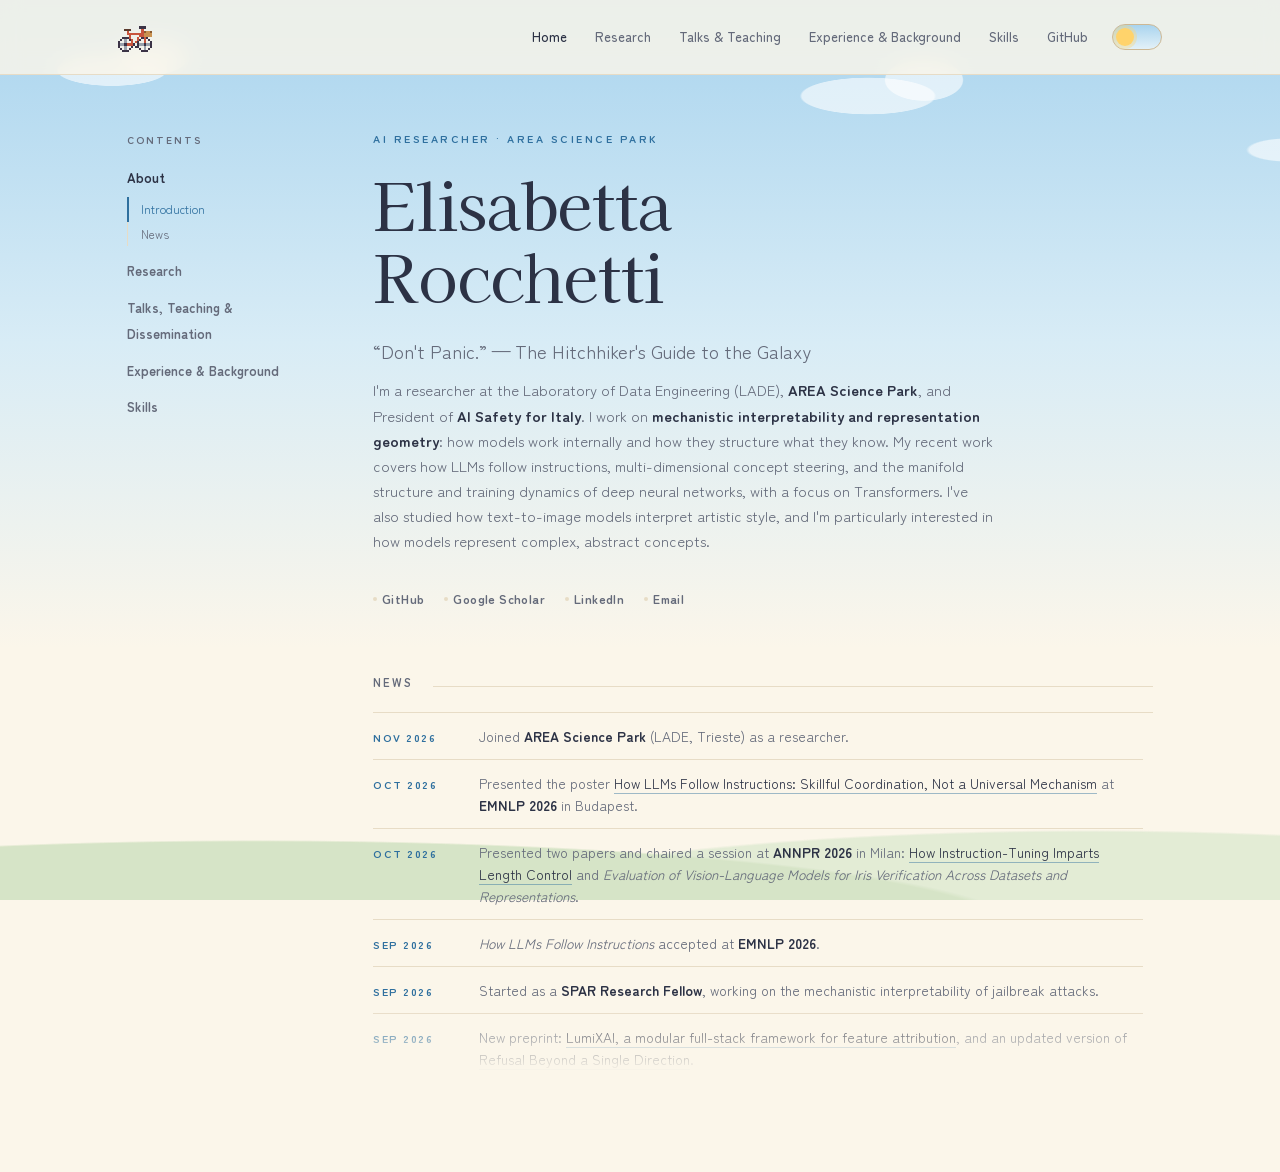
<file: index.html>
<!DOCTYPE html>
<html lang="en">
<head>
<meta charset="UTF-8">
<meta name="viewport" content="width=device-width, initial-scale=1.0">
<title>Elisabetta Rocchetti</title>
<meta name="description" content="Elisabetta Rocchetti — researcher in mechanistic interpretability and AI safety.">
<link rel="preconnect" href="https://fonts.googleapis.com">
<link rel="preconnect" href="https://fonts.gstatic.com" crossorigin>
<link href="https://fonts.googleapis.com/css2?family=Kaisei+Decol:wght@400;700&family=Zen+Maru+Gothic:wght@400;500;700&display=swap" rel="stylesheet">
<script>(function(){var t=null;try{t=localStorage.getItem('theme');}catch(e){}if(t!=='light'&&t!=='dark'){t=window.matchMedia&&matchMedia('(prefers-color-scheme: dark)').matches?'dark':'light';}document.documentElement.setAttribute('data-theme',t);})();</script>
<link rel="icon" href="favicon.svg" type="image/svg+xml">
<link rel="icon" href="favicon.png" sizes="32x32" type="image/png">
<link rel="apple-touch-icon" href="apple-touch-icon.png">
<link rel="stylesheet" href="style.css">
</head>
<body>

<nav>
  <div class="nav-inner">
    <a href="index.html" class="logo" aria-label="Elisabetta Rocchetti, home"><svg class="sprite" viewBox="0 0 16 16" width="34" height="34" shape-rendering="crispEdges" aria-hidden="true"><g class="sprite-day"><g class="f1"><rect x="10" y="3" width="3" height="1" fill="#3b3346"/><rect x="3" y="4" width="3" height="1" fill="#5a3b2e"/><rect x="11" y="4" width="1" height="1" fill="#c8553d"/><rect x="4" y="5" width="1" height="1" fill="#c8553d"/><rect x="11" y="5" width="1" height="1" fill="#c8553d"/><rect x="12" y="5" width="1" height="1" fill="#8a5a2e"/><rect x="13" y="5" width="2" height="1" fill="#c9914f"/><rect x="15" y="5" width="1" height="1" fill="#8a5a2e"/><rect x="4" y="6" width="8" height="1" fill="#c8553d"/><rect x="12" y="6" width="4" height="1" fill="#c9914f"/><rect x="5" y="7" width="1" height="1" fill="#c8553d"/><rect x="10" y="7" width="2" height="1" fill="#c8553d"/><rect x="12" y="7" width="4" height="1" fill="#c9914f"/><rect x="2" y="8" width="3" height="1" fill="#3b3346"/><rect x="5" y="8" width="1" height="1" fill="#c8553d"/><rect x="9" y="8" width="1" height="1" fill="#c8553d"/><rect x="11" y="8" width="1" height="1" fill="#3b3346"/><rect x="12" y="8" width="1" height="1" fill="#c8553d"/><rect x="13" y="8" width="1" height="1" fill="#3b3346"/><rect x="1" y="9" width="1" height="1" fill="#3b3346"/><rect x="3" y="9" width="1" height="1" fill="#9aa3ad"/><rect x="5" y="9" width="1" height="1" fill="#3b3346"/><rect x="6" y="9" width="1" height="1" fill="#c8553d"/><rect x="9" y="9" width="1" height="1" fill="#c8553d"/><rect x="10" y="9" width="1" height="1" fill="#3b3346"/><rect x="12" y="9" width="1" height="1" fill="#c8553d"/><rect x="14" y="9" width="1" height="1" fill="#3b3346"/><rect x="0" y="10" width="1" height="1" fill="#3b3346"/><rect x="3" y="10" width="1" height="1" fill="#9aa3ad"/><rect x="6" y="10" width="1" height="1" fill="#c8553d"/><rect x="8" y="10" width="1" height="1" fill="#c8553d"/><rect x="9" y="10" width="1" height="1" fill="#3b3346"/><rect x="12" y="10" width="1" height="1" fill="#c8553d"/><rect x="15" y="10" width="1" height="1" fill="#3b3346"/><rect x="0" y="11" width="1" height="1" fill="#3b3346"/><rect x="1" y="11" width="2" height="1" fill="#9aa3ad"/><rect x="3" y="11" width="1" height="1" fill="#3b3346"/><rect x="4" y="11" width="3" height="1" fill="#c8553d"/><rect x="7" y="11" width="1" height="1" fill="#3b3346"/><rect x="9" y="11" width="1" height="1" fill="#3b3346"/><rect x="10" y="11" width="2" height="1" fill="#9aa3ad"/><rect x="12" y="11" width="1" height="1" fill="#3b3346"/><rect x="13" y="11" width="2" height="1" fill="#9aa3ad"/><rect x="15" y="11" width="1" height="1" fill="#3b3346"/><rect x="0" y="12" width="1" height="1" fill="#3b3346"/><rect x="3" y="12" width="1" height="1" fill="#9aa3ad"/><rect x="6" y="12" width="1" height="1" fill="#3b3346"/><rect x="8" y="12" width="2" height="1" fill="#3b3346"/><rect x="12" y="12" width="1" height="1" fill="#9aa3ad"/><rect x="15" y="12" width="1" height="1" fill="#3b3346"/><rect x="1" y="13" width="1" height="1" fill="#3b3346"/><rect x="3" y="13" width="1" height="1" fill="#9aa3ad"/><rect x="5" y="13" width="1" height="1" fill="#3b3346"/><rect x="10" y="13" width="1" height="1" fill="#3b3346"/><rect x="12" y="13" width="1" height="1" fill="#9aa3ad"/><rect x="14" y="13" width="1" height="1" fill="#3b3346"/><rect x="2" y="14" width="3" height="1" fill="#3b3346"/><rect x="11" y="14" width="3" height="1" fill="#3b3346"/></g><g class="f2"><rect x="10" y="3" width="3" height="1" fill="#3b3346"/><rect x="3" y="4" width="3" height="1" fill="#5a3b2e"/><rect x="11" y="4" width="1" height="1" fill="#c8553d"/><rect x="4" y="5" width="1" height="1" fill="#c8553d"/><rect x="11" y="5" width="1" height="1" fill="#c8553d"/><rect x="12" y="5" width="1" height="1" fill="#8a5a2e"/><rect x="13" y="5" width="2" height="1" fill="#c9914f"/><rect x="15" y="5" width="1" height="1" fill="#8a5a2e"/><rect x="4" y="6" width="8" height="1" fill="#c8553d"/><rect x="12" y="6" width="4" height="1" fill="#c9914f"/><rect x="5" y="7" width="1" height="1" fill="#c8553d"/><rect x="10" y="7" width="2" height="1" fill="#c8553d"/><rect x="12" y="7" width="4" height="1" fill="#c9914f"/><rect x="2" y="8" width="3" height="1" fill="#3b3346"/><rect x="5" y="8" width="1" height="1" fill="#c8553d"/><rect x="9" y="8" width="1" height="1" fill="#c8553d"/><rect x="11" y="8" width="1" height="1" fill="#3b3346"/><rect x="12" y="8" width="1" height="1" fill="#c8553d"/><rect x="13" y="8" width="1" height="1" fill="#3b3346"/><rect x="1" y="9" width="1" height="1" fill="#9aa3ad"/><rect x="5" y="9" width="1" height="1" fill="#9aa3ad"/><rect x="6" y="9" width="1" height="1" fill="#c8553d"/><rect x="7" y="9" width="1" height="1" fill="#3b3346"/><rect x="9" y="9" width="1" height="1" fill="#c8553d"/><rect x="10" y="9" width="1" height="1" fill="#9aa3ad"/><rect x="12" y="9" width="1" height="1" fill="#c8553d"/><rect x="14" y="9" width="1" height="1" fill="#9aa3ad"/><rect x="0" y="10" width="1" height="1" fill="#3b3346"/><rect x="2" y="10" width="1" height="1" fill="#9aa3ad"/><rect x="4" y="10" width="1" height="1" fill="#9aa3ad"/><rect x="6" y="10" width="1" height="1" fill="#3b3346"/><rect x="8" y="10" width="1" height="1" fill="#c8553d"/><rect x="9" y="10" width="1" height="1" fill="#3b3346"/><rect x="11" y="10" width="1" height="1" fill="#9aa3ad"/><rect x="12" y="10" width="1" height="1" fill="#c8553d"/><rect x="13" y="10" width="1" height="1" fill="#9aa3ad"/><rect x="15" y="10" width="1" height="1" fill="#3b3346"/><rect x="0" y="11" width="1" height="1" fill="#3b3346"/><rect x="3" y="11" width="1" height="1" fill="#3b3346"/><rect x="4" y="11" width="3" height="1" fill="#c8553d"/><rect x="7" y="11" width="1" height="1" fill="#3b3346"/><rect x="9" y="11" width="1" height="1" fill="#3b3346"/><rect x="12" y="11" width="1" height="1" fill="#3b3346"/><rect x="15" y="11" width="1" height="1" fill="#3b3346"/><rect x="0" y="12" width="1" height="1" fill="#3b3346"/><rect x="2" y="12" width="1" height="1" fill="#9aa3ad"/><rect x="4" y="12" width="1" height="1" fill="#9aa3ad"/><rect x="6" y="12" width="1" height="1" fill="#3b3346"/><rect x="9" y="12" width="1" height="1" fill="#3b3346"/><rect x="11" y="12" width="1" height="1" fill="#9aa3ad"/><rect x="13" y="12" width="1" height="1" fill="#9aa3ad"/><rect x="15" y="12" width="1" height="1" fill="#3b3346"/><rect x="1" y="13" width="1" height="1" fill="#9aa3ad"/><rect x="5" y="13" width="1" height="1" fill="#9aa3ad"/><rect x="10" y="13" width="1" height="1" fill="#9aa3ad"/><rect x="14" y="13" width="1" height="1" fill="#9aa3ad"/><rect x="2" y="14" width="3" height="1" fill="#3b3346"/><rect x="11" y="14" width="3" height="1" fill="#3b3346"/></g></g><g class="sprite-night"><g class="f1"><rect x="6" y="1" width="1" height="1" fill="#c2361b"/><rect x="9" y="1" width="1" height="1" fill="#c2361b"/><rect x="2" y="2" width="1" height="1" fill="#c2361b"/><rect x="5" y="2" width="1" height="1" fill="#c2361b"/><rect x="6" y="2" width="1" height="1" fill="#ff7a1a"/><rect x="7" y="2" width="2" height="1" fill="#c2361b"/><rect x="9" y="2" width="1" height="1" fill="#ff7a1a"/><rect x="10" y="2" width="1" height="1" fill="#c2361b"/><rect x="13" y="2" width="1" height="1" fill="#c2361b"/><rect x="1" y="3" width="1" height="1" fill="#c2361b"/><rect x="2" y="3" width="1" height="1" fill="#ff7a1a"/><rect x="3" y="3" width="1" height="1" fill="#c2361b"/><rect x="5" y="3" width="1" height="1" fill="#c2361b"/><rect x="6" y="3" width="4" height="1" fill="#ff7a1a"/><rect x="10" y="3" width="1" height="1" fill="#c2361b"/><rect x="12" y="3" width="1" height="1" fill="#c2361b"/><rect x="13" y="3" width="1" height="1" fill="#ff7a1a"/><rect x="14" y="3" width="1" height="1" fill="#c2361b"/><rect x="1" y="4" width="1" height="1" fill="#c2361b"/><rect x="2" y="4" width="2" height="1" fill="#ff7a1a"/><rect x="4" y="4" width="1" height="1" fill="#c2361b"/><rect x="5" y="4" width="6" height="1" fill="#ff7a1a"/><rect x="11" y="4" width="1" height="1" fill="#c2361b"/><rect x="12" y="4" width="2" height="1" fill="#ff7a1a"/><rect x="14" y="4" width="1" height="1" fill="#c2361b"/><rect x="0" y="5" width="1" height="1" fill="#c2361b"/><rect x="1" y="5" width="6" height="1" fill="#ff7a1a"/><rect x="7" y="5" width="2" height="1" fill="#ffc93c"/><rect x="9" y="5" width="6" height="1" fill="#ff7a1a"/><rect x="15" y="5" width="1" height="1" fill="#c2361b"/><rect x="0" y="6" width="1" height="1" fill="#c2361b"/><rect x="1" y="6" width="2" height="1" fill="#ff7a1a"/><rect x="3" y="6" width="10" height="1" fill="#ffc93c"/><rect x="13" y="6" width="2" height="1" fill="#ff7a1a"/><rect x="15" y="6" width="1" height="1" fill="#c2361b"/><rect x="0" y="7" width="1" height="1" fill="#c2361b"/><rect x="1" y="7" width="1" height="1" fill="#ff7a1a"/><rect x="2" y="7" width="1" height="1" fill="#ffc93c"/><rect x="3" y="7" width="2" height="1" fill="#fffaf0"/><rect x="5" y="7" width="6" height="1" fill="#ffc93c"/><rect x="11" y="7" width="2" height="1" fill="#fffaf0"/><rect x="13" y="7" width="1" height="1" fill="#ffc93c"/><rect x="14" y="7" width="1" height="1" fill="#ff7a1a"/><rect x="15" y="7" width="1" height="1" fill="#c2361b"/><rect x="0" y="8" width="1" height="1" fill="#c2361b"/><rect x="1" y="8" width="1" height="1" fill="#ff7a1a"/><rect x="2" y="8" width="1" height="1" fill="#ffc93c"/><rect x="3" y="8" width="1" height="1" fill="#fffaf0"/><rect x="4" y="8" width="1" height="1" fill="#1d1310"/><rect x="5" y="8" width="6" height="1" fill="#ffc93c"/><rect x="11" y="8" width="1" height="1" fill="#1d1310"/><rect x="12" y="8" width="1" height="1" fill="#fffaf0"/><rect x="13" y="8" width="1" height="1" fill="#ffc93c"/><rect x="14" y="8" width="1" height="1" fill="#ff7a1a"/><rect x="15" y="8" width="1" height="1" fill="#c2361b"/><rect x="0" y="9" width="1" height="1" fill="#c2361b"/><rect x="1" y="9" width="1" height="1" fill="#ff7a1a"/><rect x="2" y="9" width="1" height="1" fill="#ffc93c"/><rect x="3" y="9" width="1" height="1" fill="#fffaf0"/><rect x="4" y="9" width="1" height="1" fill="#1d1310"/><rect x="5" y="9" width="6" height="1" fill="#ffc93c"/><rect x="11" y="9" width="1" height="1" fill="#1d1310"/><rect x="12" y="9" width="1" height="1" fill="#fffaf0"/><rect x="13" y="9" width="1" height="1" fill="#ffc93c"/><rect x="14" y="9" width="1" height="1" fill="#ff7a1a"/><rect x="15" y="9" width="1" height="1" fill="#c2361b"/><rect x="0" y="10" width="1" height="1" fill="#c2361b"/><rect x="1" y="10" width="1" height="1" fill="#ff7a1a"/><rect x="2" y="10" width="12" height="1" fill="#ffc93c"/><rect x="14" y="10" width="1" height="1" fill="#ff7a1a"/><rect x="15" y="10" width="1" height="1" fill="#c2361b"/><rect x="0" y="11" width="1" height="1" fill="#c2361b"/><rect x="1" y="11" width="2" height="1" fill="#ff7a1a"/><rect x="3" y="11" width="1" height="1" fill="#ffc93c"/><rect x="4" y="11" width="1" height="1" fill="#5a1a0c"/><rect x="5" y="11" width="6" height="1" fill="#ffc93c"/><rect x="11" y="11" width="1" height="1" fill="#5a1a0c"/><rect x="12" y="11" width="1" height="1" fill="#ffc93c"/><rect x="13" y="11" width="2" height="1" fill="#ff7a1a"/><rect x="15" y="11" width="1" height="1" fill="#c2361b"/><rect x="1" y="12" width="1" height="1" fill="#c2361b"/><rect x="2" y="12" width="2" height="1" fill="#ff7a1a"/><rect x="4" y="12" width="1" height="1" fill="#ffc93c"/><rect x="5" y="12" width="6" height="1" fill="#5a1a0c"/><rect x="11" y="12" width="1" height="1" fill="#ffc93c"/><rect x="12" y="12" width="2" height="1" fill="#ff7a1a"/><rect x="14" y="12" width="1" height="1" fill="#c2361b"/><rect x="1" y="13" width="2" height="1" fill="#c2361b"/><rect x="3" y="13" width="3" height="1" fill="#ff7a1a"/><rect x="6" y="13" width="4" height="1" fill="#ffc93c"/><rect x="10" y="13" width="3" height="1" fill="#ff7a1a"/><rect x="13" y="13" width="2" height="1" fill="#c2361b"/><rect x="2" y="14" width="12" height="1" fill="#c2361b"/><rect x="1" y="15" width="14" height="1" fill="#6b4228"/></g><g class="f2"><rect x="10" y="1" width="1" height="1" fill="#c2361b"/><rect x="1" y="2" width="1" height="1" fill="#c2361b"/><rect x="6" y="2" width="1" height="1" fill="#c2361b"/><rect x="9" y="2" width="1" height="1" fill="#c2361b"/><rect x="14" y="2" width="1" height="1" fill="#c2361b"/><rect x="1" y="3" width="2" height="1" fill="#c2361b"/><rect x="5" y="3" width="1" height="1" fill="#c2361b"/><rect x="6" y="3" width="1" height="1" fill="#ff7a1a"/><rect x="7" y="3" width="2" height="1" fill="#c2361b"/><rect x="9" y="3" width="1" height="1" fill="#ff7a1a"/><rect x="10" y="3" width="1" height="1" fill="#c2361b"/><rect x="13" y="3" width="2" height="1" fill="#c2361b"/><rect x="1" y="4" width="1" height="1" fill="#c2361b"/><rect x="2" y="4" width="1" height="1" fill="#ff7a1a"/><rect x="3" y="4" width="1" height="1" fill="#c2361b"/><rect x="5" y="4" width="1" height="1" fill="#c2361b"/><rect x="6" y="4" width="4" height="1" fill="#ff7a1a"/><rect x="10" y="4" width="1" height="1" fill="#c2361b"/><rect x="12" y="4" width="1" height="1" fill="#c2361b"/><rect x="13" y="4" width="1" height="1" fill="#ff7a1a"/><rect x="14" y="4" width="1" height="1" fill="#c2361b"/><rect x="0" y="5" width="1" height="1" fill="#c2361b"/><rect x="1" y="5" width="6" height="1" fill="#ff7a1a"/><rect x="7" y="5" width="2" height="1" fill="#ffc93c"/><rect x="9" y="5" width="6" height="1" fill="#ff7a1a"/><rect x="15" y="5" width="1" height="1" fill="#c2361b"/><rect x="0" y="6" width="1" height="1" fill="#c2361b"/><rect x="1" y="6" width="2" height="1" fill="#ff7a1a"/><rect x="3" y="6" width="10" height="1" fill="#ffc93c"/><rect x="13" y="6" width="2" height="1" fill="#ff7a1a"/><rect x="15" y="6" width="1" height="1" fill="#c2361b"/><rect x="0" y="7" width="1" height="1" fill="#c2361b"/><rect x="1" y="7" width="1" height="1" fill="#ff7a1a"/><rect x="2" y="7" width="1" height="1" fill="#ffc93c"/><rect x="3" y="7" width="2" height="1" fill="#fffaf0"/><rect x="5" y="7" width="6" height="1" fill="#ffc93c"/><rect x="11" y="7" width="2" height="1" fill="#fffaf0"/><rect x="13" y="7" width="1" height="1" fill="#ffc93c"/><rect x="14" y="7" width="1" height="1" fill="#ff7a1a"/><rect x="15" y="7" width="1" height="1" fill="#c2361b"/><rect x="0" y="8" width="1" height="1" fill="#c2361b"/><rect x="1" y="8" width="1" height="1" fill="#ff7a1a"/><rect x="2" y="8" width="1" height="1" fill="#ffc93c"/><rect x="3" y="8" width="1" height="1" fill="#fffaf0"/><rect x="4" y="8" width="1" height="1" fill="#1d1310"/><rect x="5" y="8" width="6" height="1" fill="#ffc93c"/><rect x="11" y="8" width="1" height="1" fill="#1d1310"/><rect x="12" y="8" width="1" height="1" fill="#fffaf0"/><rect x="13" y="8" width="1" height="1" fill="#ffc93c"/><rect x="14" y="8" width="1" height="1" fill="#ff7a1a"/><rect x="15" y="8" width="1" height="1" fill="#c2361b"/><rect x="0" y="9" width="1" height="1" fill="#c2361b"/><rect x="1" y="9" width="1" height="1" fill="#ff7a1a"/><rect x="2" y="9" width="1" height="1" fill="#ffc93c"/><rect x="3" y="9" width="1" height="1" fill="#fffaf0"/><rect x="4" y="9" width="1" height="1" fill="#1d1310"/><rect x="5" y="9" width="6" height="1" fill="#ffc93c"/><rect x="11" y="9" width="1" height="1" fill="#1d1310"/><rect x="12" y="9" width="1" height="1" fill="#fffaf0"/><rect x="13" y="9" width="1" height="1" fill="#ffc93c"/><rect x="14" y="9" width="1" height="1" fill="#ff7a1a"/><rect x="15" y="9" width="1" height="1" fill="#c2361b"/><rect x="0" y="10" width="1" height="1" fill="#c2361b"/><rect x="1" y="10" width="1" height="1" fill="#ff7a1a"/><rect x="2" y="10" width="12" height="1" fill="#ffc93c"/><rect x="14" y="10" width="1" height="1" fill="#ff7a1a"/><rect x="15" y="10" width="1" height="1" fill="#c2361b"/><rect x="0" y="11" width="1" height="1" fill="#c2361b"/><rect x="1" y="11" width="2" height="1" fill="#ff7a1a"/><rect x="3" y="11" width="1" height="1" fill="#ffc93c"/><rect x="4" y="11" width="1" height="1" fill="#5a1a0c"/><rect x="5" y="11" width="6" height="1" fill="#ffc93c"/><rect x="11" y="11" width="1" height="1" fill="#5a1a0c"/><rect x="12" y="11" width="1" height="1" fill="#ffc93c"/><rect x="13" y="11" width="2" height="1" fill="#ff7a1a"/><rect x="15" y="11" width="1" height="1" fill="#c2361b"/><rect x="1" y="12" width="1" height="1" fill="#c2361b"/><rect x="2" y="12" width="2" height="1" fill="#ff7a1a"/><rect x="4" y="12" width="1" height="1" fill="#ffc93c"/><rect x="5" y="12" width="6" height="1" fill="#5a1a0c"/><rect x="11" y="12" width="1" height="1" fill="#ffc93c"/><rect x="12" y="12" width="2" height="1" fill="#ff7a1a"/><rect x="14" y="12" width="1" height="1" fill="#c2361b"/><rect x="1" y="13" width="2" height="1" fill="#c2361b"/><rect x="3" y="13" width="3" height="1" fill="#ff7a1a"/><rect x="6" y="13" width="4" height="1" fill="#ffc93c"/><rect x="10" y="13" width="3" height="1" fill="#ff7a1a"/><rect x="13" y="13" width="2" height="1" fill="#c2361b"/><rect x="2" y="14" width="12" height="1" fill="#c2361b"/><rect x="1" y="15" width="14" height="1" fill="#6b4228"/></g></g></svg></a>
    <div class="nav-links">
      <a href="index.html" class="active">Home</a>
      <a href="research.html">Research</a>
      <a href="talks.html">Talks &amp; Teaching</a>
      <a href="background.html">Experience &amp; Background</a>
      <a href="skills.html">Skills</a>
      <a href="https://github.com/eliroc98" target="_blank" class="nav-gh">GitHub</a>
    </div>
    <button class="theme-toggle" type="button" aria-label="Switch to dark theme"></button>
  </div>
</nav>

<div class="layout">
  <aside class="toc" aria-label="Contents">
    <div class="toc-label">Contents</div>
    <ul class="toc-pages">
      <li class="toc-page current">
        <a href="index.html">About</a>
        <ul class="toc-sub">
          <li><a href="#top">Introduction</a></li>
          <li><a href="#news">News</a></li>
        </ul>
      </li>
      <li class="toc-page">
        <a href="research.html">Research</a>
      </li>
      <li class="toc-page">
        <a href="talks.html">Talks, Teaching &amp; Dissemination</a>
      </li>
      <li class="toc-page">
        <a href="background.html">Experience &amp; Background</a>
      </li>
      <li class="toc-page">
        <a href="skills.html">Skills</a>
      </li>
    </ul>
  </aside>

<main class="page">
  <div class="hero" id="top">
    <div class="overline">AI Researcher · AREA Science Park</div>
    <h1>Elisabetta<br>Rocchetti</h1>
    
    <p class="subtitle">
      “Don't Panic.” <span>— The Hitchhiker's Guide to the Galaxy</span>
    </p>
    
    <p class="bio">
      I'm a researcher at the Laboratory of Data Engineering (LADE), <strong>AREA Science Park</strong>, and President of <strong>AI Safety for Italy</strong>. I work on <strong>mechanistic interpretability and representation geometry</strong>: how models work internally and how they structure what they know. My recent work covers how LLMs follow instructions, multi-dimensional concept steering, and the manifold structure and training dynamics of deep neural networks, with a focus on Transformers. I've also studied how text-to-image models interpret artistic style, and I'm particularly interested in how models represent complex, abstract concepts.
    </p>

    <div class="links">
      <a href="https://github.com/eliroc98" target="_blank">GitHub</a>
      <a href="https://scholar.google.com/citations?hl=en&user=lhRBBeIAAAAJ" target="_blank">Google Scholar</a>
      <a href="https://www.linkedin.com/in/elisabetta-rocchetti-70a953143/" target="_blank">LinkedIn</a>
      <a href="mailto:elisabetta.rocchetti@areasciencepark.it">Email</a>
    </div>
  </div>

  <section id="news" class="news">
    <div class="section-header">
      <span class="section-title">News</span>
      <div class="section-line"></div>
    </div>
    <div class="news-scroll" tabindex="0" aria-label="News, scrollable">
      <ul class="news-list">
        <li class="news-item">
          <span class="news-date">Nov 2026</span>
          <span class="news-text">Joined <strong>AREA Science Park</strong> (LADE, Trieste) as a researcher.</span>
        </li>
        <li class="news-item">
          <span class="news-date">Oct 2026</span>
          <span class="news-text">Presented the poster <a href="https://arxiv.org/abs/2604.06015" target="_blank">How LLMs Follow Instructions: Skillful Coordination, Not a Universal Mechanism</a> at <strong>EMNLP 2026</strong> in Budapest.</span>
        </li>
        <li class="news-item">
          <span class="news-date">Oct 2026</span>
          <span class="news-text">Presented two papers and chaired a session at <strong>ANNPR 2026</strong> in Milan: <a href="https://arxiv.org/abs/2509.02075" target="_blank">How Instruction-Tuning Imparts Length Control</a> and <em>Evaluation of Vision-Language Models for Iris Verification Across Datasets and Representations</em>.</span>
        </li>
        <li class="news-item">
          <span class="news-date">Sep 2026</span>
          <span class="news-text"><em>How LLMs Follow Instructions</em> accepted at <strong>EMNLP 2026</strong>.</span>
        </li>
        <li class="news-item">
          <span class="news-date">Sep 2026</span>
          <span class="news-text">Started as a <strong>SPAR Research Fellow</strong>, working on the mechanistic interpretability of jailbreak attacks.</span>
        </li>
        <li class="news-item">
          <span class="news-date">Sep 2026</span>
          <span class="news-text">New preprint: <a href="https://arxiv.org/abs/2608.24524" target="_blank">LumiXAI, a modular full-stack framework for feature attribution</a>, and an updated version of <a href="https://arxiv.org/abs/2606.13720" target="_blank">Refusal Beyond a Single Direction</a>.</span>
        </li>
        <li class="news-item">
          <span class="news-date">Aug 2026</span>
          <span class="news-text">Launched <a href="https://ais4i.it/" target="_blank">AI Safety for Italy (AIS4I)</a>, an independent non-profit community for AI safety in Italy, as its President.</span>
        </li>
        <li class="news-item">
          <span class="news-date">Jun 2026</span>
          <span class="news-text">Invited talk at the <a href="https://sites.unimi.it/mathgen/" target="_blank">MathGen Summit 2026</a> in Milan on geometry-grounded interpretability.</span>
        </li>
        <li class="news-item">
          <span class="news-date">Jun 2026</span>
          <span class="news-text">New preprint: <a href="https://arxiv.org/abs/2606.13720" target="_blank">Refusal Beyond a Single Direction</a>, which grew out of my BlueDot Impact project.</span>
        </li>
        <li class="news-item">
          <span class="news-date">Apr 2026</span>
          <span class="news-text">New preprint: <a href="https://arxiv.org/abs/2604.06015" target="_blank">How LLMs Follow Instructions</a>. Completed the BlueDot Impact Technical AI Safety Project Sprint.</span>
        </li>
        <li class="news-item">
          <span class="news-date">Jan 2026</span>
          <span class="news-text">Completed the BlueDot Impact Technical AI Safety course.</span>
        </li>
        <li class="news-item">
          <span class="news-date">Dec 2025</span>
          <span class="news-text">Presented <a href="https://openreview.net/forum?id=2sZSxmswxn" target="_blank">Unveiling Transformer Perception by Exploring Input Manifolds</a> at <strong>NeurIPS 2025</strong> and at the UniReps workshop.</span>
        </li>
        <li class="news-item">
          <span class="news-date">Sep 2025</span>
          <span class="news-text">Presented <a href="https://ieeexplore.ieee.org/abstract/document/11204333" target="_blank">The Cow of Rembrandt</a> at <strong>IEEE MLSP 2025</strong> in Istanbul.</span>
        </li>
        <li class="news-item">
          <span class="news-date">Apr 2025</span>
          <span class="news-text">Chaired the session <em>Advances in Explainable AI</em> at the SDS 2025 conference.</span>
        </li>
        <li class="news-item">
          <span class="news-date">Feb 2025</span>
          <span class="news-text">Talk on causal mediation analysis for LLMs at the MuseMI PhD seminar series.</span>
        </li>
        <li class="news-item">
          <span class="news-date">Jan 2025</span>
          <span class="news-text">Started a hands-on AI project for high-school students at Liceo Volta, Castel San Giovanni, within the PNRR <em>Orientamento attivo</em> programme.</span>
        </li>
        <li class="news-item">
          <span class="news-date">Mar 2024</span>
          <span class="news-text">Co-wrote <a href="http://tales.islab.di.unimi.it/2024/03/25/midjourney-haute-couture/" target="_blank">Midjourney Haute Couture</a> for the Tales from the ISLab blog.</span>
        </li>
        <li class="news-item">
          <span class="news-date">Feb 2024</span>
          <span class="news-text">Released <a href="https://github.com/umilISLab/relearn" target="_blank">relearn</a>, a starter kit for reinforcement learning projects, on PyPI.</span>
        </li>
      </ul>
    </div>
  </section>
</main>
</div>

<script src="toc.js"></script>
<script src="theme.js"></script>
</body>
</html>
</file>
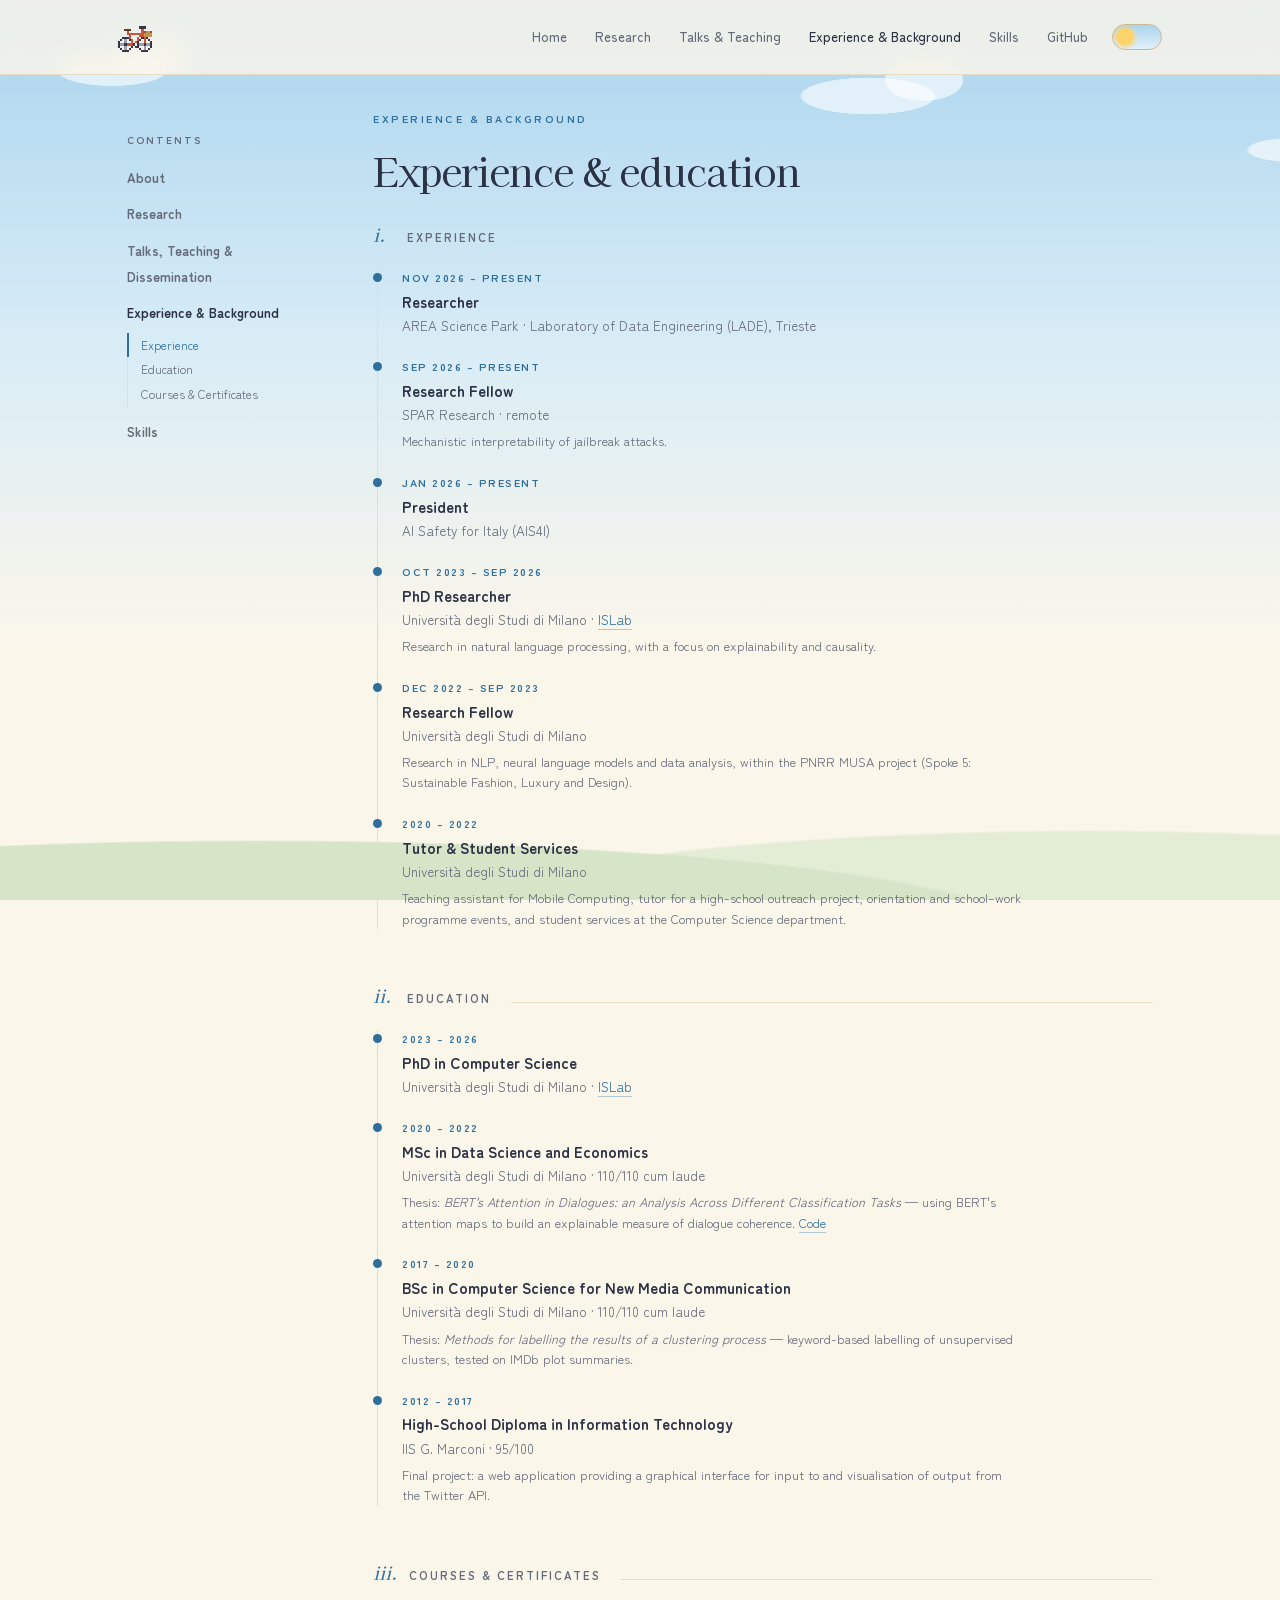
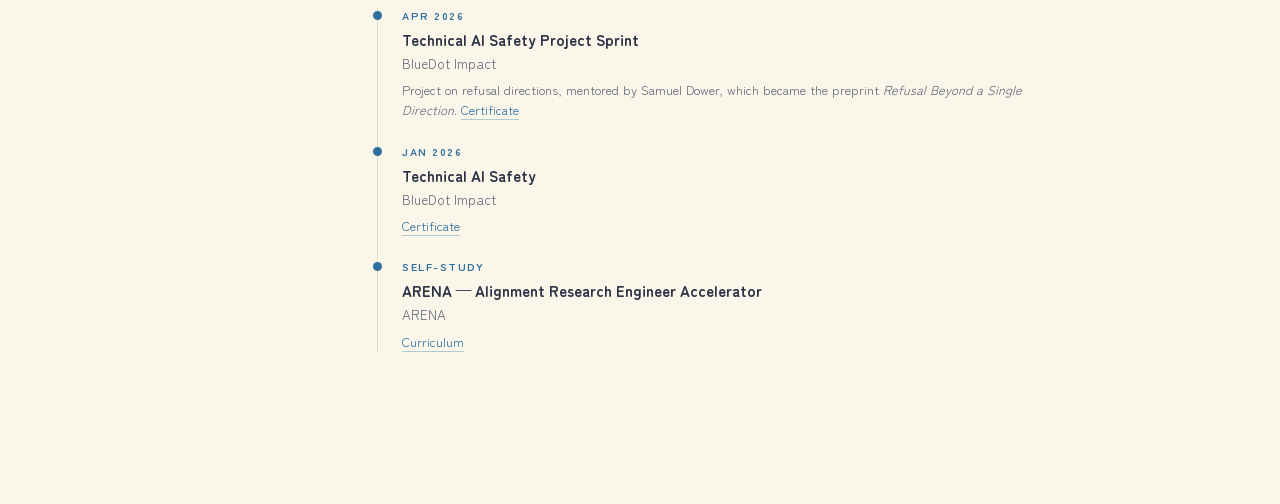
<file: background.html>
<!DOCTYPE html>
<html lang="en">
<head>
<meta charset="UTF-8">
<meta name="viewport" content="width=device-width, initial-scale=1.0">
<title>Experience &amp; Background — Elisabetta Rocchetti</title>
<meta name="description" content="Elisabetta Rocchetti — researcher in mechanistic interpretability and AI safety.">
<link rel="preconnect" href="https://fonts.googleapis.com">
<link rel="preconnect" href="https://fonts.gstatic.com" crossorigin>
<link href="https://fonts.googleapis.com/css2?family=Kaisei+Decol:wght@400;700&family=Zen+Maru+Gothic:wght@400;500;700&display=swap" rel="stylesheet">
<script>(function(){var t=null;try{t=localStorage.getItem('theme');}catch(e){}if(t!=='light'&&t!=='dark'){t=window.matchMedia&&matchMedia('(prefers-color-scheme: dark)').matches?'dark':'light';}document.documentElement.setAttribute('data-theme',t);})();</script>
<link rel="icon" href="favicon.svg" type="image/svg+xml">
<link rel="icon" href="favicon.png" sizes="32x32" type="image/png">
<link rel="apple-touch-icon" href="apple-touch-icon.png">
<link rel="stylesheet" href="style.css">
</head>
<body>

<nav>
  <div class="nav-inner">
    <a href="index.html" class="logo" aria-label="Elisabetta Rocchetti, home"><svg class="sprite" viewBox="0 0 16 16" width="34" height="34" shape-rendering="crispEdges" aria-hidden="true"><g class="sprite-day"><g class="f1"><rect x="10" y="3" width="3" height="1" fill="#3b3346"/><rect x="3" y="4" width="3" height="1" fill="#5a3b2e"/><rect x="11" y="4" width="1" height="1" fill="#c8553d"/><rect x="4" y="5" width="1" height="1" fill="#c8553d"/><rect x="11" y="5" width="1" height="1" fill="#c8553d"/><rect x="12" y="5" width="1" height="1" fill="#8a5a2e"/><rect x="13" y="5" width="2" height="1" fill="#c9914f"/><rect x="15" y="5" width="1" height="1" fill="#8a5a2e"/><rect x="4" y="6" width="8" height="1" fill="#c8553d"/><rect x="12" y="6" width="4" height="1" fill="#c9914f"/><rect x="5" y="7" width="1" height="1" fill="#c8553d"/><rect x="10" y="7" width="2" height="1" fill="#c8553d"/><rect x="12" y="7" width="4" height="1" fill="#c9914f"/><rect x="2" y="8" width="3" height="1" fill="#3b3346"/><rect x="5" y="8" width="1" height="1" fill="#c8553d"/><rect x="9" y="8" width="1" height="1" fill="#c8553d"/><rect x="11" y="8" width="1" height="1" fill="#3b3346"/><rect x="12" y="8" width="1" height="1" fill="#c8553d"/><rect x="13" y="8" width="1" height="1" fill="#3b3346"/><rect x="1" y="9" width="1" height="1" fill="#3b3346"/><rect x="3" y="9" width="1" height="1" fill="#9aa3ad"/><rect x="5" y="9" width="1" height="1" fill="#3b3346"/><rect x="6" y="9" width="1" height="1" fill="#c8553d"/><rect x="9" y="9" width="1" height="1" fill="#c8553d"/><rect x="10" y="9" width="1" height="1" fill="#3b3346"/><rect x="12" y="9" width="1" height="1" fill="#c8553d"/><rect x="14" y="9" width="1" height="1" fill="#3b3346"/><rect x="0" y="10" width="1" height="1" fill="#3b3346"/><rect x="3" y="10" width="1" height="1" fill="#9aa3ad"/><rect x="6" y="10" width="1" height="1" fill="#c8553d"/><rect x="8" y="10" width="1" height="1" fill="#c8553d"/><rect x="9" y="10" width="1" height="1" fill="#3b3346"/><rect x="12" y="10" width="1" height="1" fill="#c8553d"/><rect x="15" y="10" width="1" height="1" fill="#3b3346"/><rect x="0" y="11" width="1" height="1" fill="#3b3346"/><rect x="1" y="11" width="2" height="1" fill="#9aa3ad"/><rect x="3" y="11" width="1" height="1" fill="#3b3346"/><rect x="4" y="11" width="3" height="1" fill="#c8553d"/><rect x="7" y="11" width="1" height="1" fill="#3b3346"/><rect x="9" y="11" width="1" height="1" fill="#3b3346"/><rect x="10" y="11" width="2" height="1" fill="#9aa3ad"/><rect x="12" y="11" width="1" height="1" fill="#3b3346"/><rect x="13" y="11" width="2" height="1" fill="#9aa3ad"/><rect x="15" y="11" width="1" height="1" fill="#3b3346"/><rect x="0" y="12" width="1" height="1" fill="#3b3346"/><rect x="3" y="12" width="1" height="1" fill="#9aa3ad"/><rect x="6" y="12" width="1" height="1" fill="#3b3346"/><rect x="8" y="12" width="2" height="1" fill="#3b3346"/><rect x="12" y="12" width="1" height="1" fill="#9aa3ad"/><rect x="15" y="12" width="1" height="1" fill="#3b3346"/><rect x="1" y="13" width="1" height="1" fill="#3b3346"/><rect x="3" y="13" width="1" height="1" fill="#9aa3ad"/><rect x="5" y="13" width="1" height="1" fill="#3b3346"/><rect x="10" y="13" width="1" height="1" fill="#3b3346"/><rect x="12" y="13" width="1" height="1" fill="#9aa3ad"/><rect x="14" y="13" width="1" height="1" fill="#3b3346"/><rect x="2" y="14" width="3" height="1" fill="#3b3346"/><rect x="11" y="14" width="3" height="1" fill="#3b3346"/></g><g class="f2"><rect x="10" y="3" width="3" height="1" fill="#3b3346"/><rect x="3" y="4" width="3" height="1" fill="#5a3b2e"/><rect x="11" y="4" width="1" height="1" fill="#c8553d"/><rect x="4" y="5" width="1" height="1" fill="#c8553d"/><rect x="11" y="5" width="1" height="1" fill="#c8553d"/><rect x="12" y="5" width="1" height="1" fill="#8a5a2e"/><rect x="13" y="5" width="2" height="1" fill="#c9914f"/><rect x="15" y="5" width="1" height="1" fill="#8a5a2e"/><rect x="4" y="6" width="8" height="1" fill="#c8553d"/><rect x="12" y="6" width="4" height="1" fill="#c9914f"/><rect x="5" y="7" width="1" height="1" fill="#c8553d"/><rect x="10" y="7" width="2" height="1" fill="#c8553d"/><rect x="12" y="7" width="4" height="1" fill="#c9914f"/><rect x="2" y="8" width="3" height="1" fill="#3b3346"/><rect x="5" y="8" width="1" height="1" fill="#c8553d"/><rect x="9" y="8" width="1" height="1" fill="#c8553d"/><rect x="11" y="8" width="1" height="1" fill="#3b3346"/><rect x="12" y="8" width="1" height="1" fill="#c8553d"/><rect x="13" y="8" width="1" height="1" fill="#3b3346"/><rect x="1" y="9" width="1" height="1" fill="#9aa3ad"/><rect x="5" y="9" width="1" height="1" fill="#9aa3ad"/><rect x="6" y="9" width="1" height="1" fill="#c8553d"/><rect x="7" y="9" width="1" height="1" fill="#3b3346"/><rect x="9" y="9" width="1" height="1" fill="#c8553d"/><rect x="10" y="9" width="1" height="1" fill="#9aa3ad"/><rect x="12" y="9" width="1" height="1" fill="#c8553d"/><rect x="14" y="9" width="1" height="1" fill="#9aa3ad"/><rect x="0" y="10" width="1" height="1" fill="#3b3346"/><rect x="2" y="10" width="1" height="1" fill="#9aa3ad"/><rect x="4" y="10" width="1" height="1" fill="#9aa3ad"/><rect x="6" y="10" width="1" height="1" fill="#3b3346"/><rect x="8" y="10" width="1" height="1" fill="#c8553d"/><rect x="9" y="10" width="1" height="1" fill="#3b3346"/><rect x="11" y="10" width="1" height="1" fill="#9aa3ad"/><rect x="12" y="10" width="1" height="1" fill="#c8553d"/><rect x="13" y="10" width="1" height="1" fill="#9aa3ad"/><rect x="15" y="10" width="1" height="1" fill="#3b3346"/><rect x="0" y="11" width="1" height="1" fill="#3b3346"/><rect x="3" y="11" width="1" height="1" fill="#3b3346"/><rect x="4" y="11" width="3" height="1" fill="#c8553d"/><rect x="7" y="11" width="1" height="1" fill="#3b3346"/><rect x="9" y="11" width="1" height="1" fill="#3b3346"/><rect x="12" y="11" width="1" height="1" fill="#3b3346"/><rect x="15" y="11" width="1" height="1" fill="#3b3346"/><rect x="0" y="12" width="1" height="1" fill="#3b3346"/><rect x="2" y="12" width="1" height="1" fill="#9aa3ad"/><rect x="4" y="12" width="1" height="1" fill="#9aa3ad"/><rect x="6" y="12" width="1" height="1" fill="#3b3346"/><rect x="9" y="12" width="1" height="1" fill="#3b3346"/><rect x="11" y="12" width="1" height="1" fill="#9aa3ad"/><rect x="13" y="12" width="1" height="1" fill="#9aa3ad"/><rect x="15" y="12" width="1" height="1" fill="#3b3346"/><rect x="1" y="13" width="1" height="1" fill="#9aa3ad"/><rect x="5" y="13" width="1" height="1" fill="#9aa3ad"/><rect x="10" y="13" width="1" height="1" fill="#9aa3ad"/><rect x="14" y="13" width="1" height="1" fill="#9aa3ad"/><rect x="2" y="14" width="3" height="1" fill="#3b3346"/><rect x="11" y="14" width="3" height="1" fill="#3b3346"/></g></g><g class="sprite-night"><g class="f1"><rect x="6" y="1" width="1" height="1" fill="#c2361b"/><rect x="9" y="1" width="1" height="1" fill="#c2361b"/><rect x="2" y="2" width="1" height="1" fill="#c2361b"/><rect x="5" y="2" width="1" height="1" fill="#c2361b"/><rect x="6" y="2" width="1" height="1" fill="#ff7a1a"/><rect x="7" y="2" width="2" height="1" fill="#c2361b"/><rect x="9" y="2" width="1" height="1" fill="#ff7a1a"/><rect x="10" y="2" width="1" height="1" fill="#c2361b"/><rect x="13" y="2" width="1" height="1" fill="#c2361b"/><rect x="1" y="3" width="1" height="1" fill="#c2361b"/><rect x="2" y="3" width="1" height="1" fill="#ff7a1a"/><rect x="3" y="3" width="1" height="1" fill="#c2361b"/><rect x="5" y="3" width="1" height="1" fill="#c2361b"/><rect x="6" y="3" width="4" height="1" fill="#ff7a1a"/><rect x="10" y="3" width="1" height="1" fill="#c2361b"/><rect x="12" y="3" width="1" height="1" fill="#c2361b"/><rect x="13" y="3" width="1" height="1" fill="#ff7a1a"/><rect x="14" y="3" width="1" height="1" fill="#c2361b"/><rect x="1" y="4" width="1" height="1" fill="#c2361b"/><rect x="2" y="4" width="2" height="1" fill="#ff7a1a"/><rect x="4" y="4" width="1" height="1" fill="#c2361b"/><rect x="5" y="4" width="6" height="1" fill="#ff7a1a"/><rect x="11" y="4" width="1" height="1" fill="#c2361b"/><rect x="12" y="4" width="2" height="1" fill="#ff7a1a"/><rect x="14" y="4" width="1" height="1" fill="#c2361b"/><rect x="0" y="5" width="1" height="1" fill="#c2361b"/><rect x="1" y="5" width="6" height="1" fill="#ff7a1a"/><rect x="7" y="5" width="2" height="1" fill="#ffc93c"/><rect x="9" y="5" width="6" height="1" fill="#ff7a1a"/><rect x="15" y="5" width="1" height="1" fill="#c2361b"/><rect x="0" y="6" width="1" height="1" fill="#c2361b"/><rect x="1" y="6" width="2" height="1" fill="#ff7a1a"/><rect x="3" y="6" width="10" height="1" fill="#ffc93c"/><rect x="13" y="6" width="2" height="1" fill="#ff7a1a"/><rect x="15" y="6" width="1" height="1" fill="#c2361b"/><rect x="0" y="7" width="1" height="1" fill="#c2361b"/><rect x="1" y="7" width="1" height="1" fill="#ff7a1a"/><rect x="2" y="7" width="1" height="1" fill="#ffc93c"/><rect x="3" y="7" width="2" height="1" fill="#fffaf0"/><rect x="5" y="7" width="6" height="1" fill="#ffc93c"/><rect x="11" y="7" width="2" height="1" fill="#fffaf0"/><rect x="13" y="7" width="1" height="1" fill="#ffc93c"/><rect x="14" y="7" width="1" height="1" fill="#ff7a1a"/><rect x="15" y="7" width="1" height="1" fill="#c2361b"/><rect x="0" y="8" width="1" height="1" fill="#c2361b"/><rect x="1" y="8" width="1" height="1" fill="#ff7a1a"/><rect x="2" y="8" width="1" height="1" fill="#ffc93c"/><rect x="3" y="8" width="1" height="1" fill="#fffaf0"/><rect x="4" y="8" width="1" height="1" fill="#1d1310"/><rect x="5" y="8" width="6" height="1" fill="#ffc93c"/><rect x="11" y="8" width="1" height="1" fill="#1d1310"/><rect x="12" y="8" width="1" height="1" fill="#fffaf0"/><rect x="13" y="8" width="1" height="1" fill="#ffc93c"/><rect x="14" y="8" width="1" height="1" fill="#ff7a1a"/><rect x="15" y="8" width="1" height="1" fill="#c2361b"/><rect x="0" y="9" width="1" height="1" fill="#c2361b"/><rect x="1" y="9" width="1" height="1" fill="#ff7a1a"/><rect x="2" y="9" width="1" height="1" fill="#ffc93c"/><rect x="3" y="9" width="1" height="1" fill="#fffaf0"/><rect x="4" y="9" width="1" height="1" fill="#1d1310"/><rect x="5" y="9" width="6" height="1" fill="#ffc93c"/><rect x="11" y="9" width="1" height="1" fill="#1d1310"/><rect x="12" y="9" width="1" height="1" fill="#fffaf0"/><rect x="13" y="9" width="1" height="1" fill="#ffc93c"/><rect x="14" y="9" width="1" height="1" fill="#ff7a1a"/><rect x="15" y="9" width="1" height="1" fill="#c2361b"/><rect x="0" y="10" width="1" height="1" fill="#c2361b"/><rect x="1" y="10" width="1" height="1" fill="#ff7a1a"/><rect x="2" y="10" width="12" height="1" fill="#ffc93c"/><rect x="14" y="10" width="1" height="1" fill="#ff7a1a"/><rect x="15" y="10" width="1" height="1" fill="#c2361b"/><rect x="0" y="11" width="1" height="1" fill="#c2361b"/><rect x="1" y="11" width="2" height="1" fill="#ff7a1a"/><rect x="3" y="11" width="1" height="1" fill="#ffc93c"/><rect x="4" y="11" width="1" height="1" fill="#5a1a0c"/><rect x="5" y="11" width="6" height="1" fill="#ffc93c"/><rect x="11" y="11" width="1" height="1" fill="#5a1a0c"/><rect x="12" y="11" width="1" height="1" fill="#ffc93c"/><rect x="13" y="11" width="2" height="1" fill="#ff7a1a"/><rect x="15" y="11" width="1" height="1" fill="#c2361b"/><rect x="1" y="12" width="1" height="1" fill="#c2361b"/><rect x="2" y="12" width="2" height="1" fill="#ff7a1a"/><rect x="4" y="12" width="1" height="1" fill="#ffc93c"/><rect x="5" y="12" width="6" height="1" fill="#5a1a0c"/><rect x="11" y="12" width="1" height="1" fill="#ffc93c"/><rect x="12" y="12" width="2" height="1" fill="#ff7a1a"/><rect x="14" y="12" width="1" height="1" fill="#c2361b"/><rect x="1" y="13" width="2" height="1" fill="#c2361b"/><rect x="3" y="13" width="3" height="1" fill="#ff7a1a"/><rect x="6" y="13" width="4" height="1" fill="#ffc93c"/><rect x="10" y="13" width="3" height="1" fill="#ff7a1a"/><rect x="13" y="13" width="2" height="1" fill="#c2361b"/><rect x="2" y="14" width="12" height="1" fill="#c2361b"/><rect x="1" y="15" width="14" height="1" fill="#6b4228"/></g><g class="f2"><rect x="10" y="1" width="1" height="1" fill="#c2361b"/><rect x="1" y="2" width="1" height="1" fill="#c2361b"/><rect x="6" y="2" width="1" height="1" fill="#c2361b"/><rect x="9" y="2" width="1" height="1" fill="#c2361b"/><rect x="14" y="2" width="1" height="1" fill="#c2361b"/><rect x="1" y="3" width="2" height="1" fill="#c2361b"/><rect x="5" y="3" width="1" height="1" fill="#c2361b"/><rect x="6" y="3" width="1" height="1" fill="#ff7a1a"/><rect x="7" y="3" width="2" height="1" fill="#c2361b"/><rect x="9" y="3" width="1" height="1" fill="#ff7a1a"/><rect x="10" y="3" width="1" height="1" fill="#c2361b"/><rect x="13" y="3" width="2" height="1" fill="#c2361b"/><rect x="1" y="4" width="1" height="1" fill="#c2361b"/><rect x="2" y="4" width="1" height="1" fill="#ff7a1a"/><rect x="3" y="4" width="1" height="1" fill="#c2361b"/><rect x="5" y="4" width="1" height="1" fill="#c2361b"/><rect x="6" y="4" width="4" height="1" fill="#ff7a1a"/><rect x="10" y="4" width="1" height="1" fill="#c2361b"/><rect x="12" y="4" width="1" height="1" fill="#c2361b"/><rect x="13" y="4" width="1" height="1" fill="#ff7a1a"/><rect x="14" y="4" width="1" height="1" fill="#c2361b"/><rect x="0" y="5" width="1" height="1" fill="#c2361b"/><rect x="1" y="5" width="6" height="1" fill="#ff7a1a"/><rect x="7" y="5" width="2" height="1" fill="#ffc93c"/><rect x="9" y="5" width="6" height="1" fill="#ff7a1a"/><rect x="15" y="5" width="1" height="1" fill="#c2361b"/><rect x="0" y="6" width="1" height="1" fill="#c2361b"/><rect x="1" y="6" width="2" height="1" fill="#ff7a1a"/><rect x="3" y="6" width="10" height="1" fill="#ffc93c"/><rect x="13" y="6" width="2" height="1" fill="#ff7a1a"/><rect x="15" y="6" width="1" height="1" fill="#c2361b"/><rect x="0" y="7" width="1" height="1" fill="#c2361b"/><rect x="1" y="7" width="1" height="1" fill="#ff7a1a"/><rect x="2" y="7" width="1" height="1" fill="#ffc93c"/><rect x="3" y="7" width="2" height="1" fill="#fffaf0"/><rect x="5" y="7" width="6" height="1" fill="#ffc93c"/><rect x="11" y="7" width="2" height="1" fill="#fffaf0"/><rect x="13" y="7" width="1" height="1" fill="#ffc93c"/><rect x="14" y="7" width="1" height="1" fill="#ff7a1a"/><rect x="15" y="7" width="1" height="1" fill="#c2361b"/><rect x="0" y="8" width="1" height="1" fill="#c2361b"/><rect x="1" y="8" width="1" height="1" fill="#ff7a1a"/><rect x="2" y="8" width="1" height="1" fill="#ffc93c"/><rect x="3" y="8" width="1" height="1" fill="#fffaf0"/><rect x="4" y="8" width="1" height="1" fill="#1d1310"/><rect x="5" y="8" width="6" height="1" fill="#ffc93c"/><rect x="11" y="8" width="1" height="1" fill="#1d1310"/><rect x="12" y="8" width="1" height="1" fill="#fffaf0"/><rect x="13" y="8" width="1" height="1" fill="#ffc93c"/><rect x="14" y="8" width="1" height="1" fill="#ff7a1a"/><rect x="15" y="8" width="1" height="1" fill="#c2361b"/><rect x="0" y="9" width="1" height="1" fill="#c2361b"/><rect x="1" y="9" width="1" height="1" fill="#ff7a1a"/><rect x="2" y="9" width="1" height="1" fill="#ffc93c"/><rect x="3" y="9" width="1" height="1" fill="#fffaf0"/><rect x="4" y="9" width="1" height="1" fill="#1d1310"/><rect x="5" y="9" width="6" height="1" fill="#ffc93c"/><rect x="11" y="9" width="1" height="1" fill="#1d1310"/><rect x="12" y="9" width="1" height="1" fill="#fffaf0"/><rect x="13" y="9" width="1" height="1" fill="#ffc93c"/><rect x="14" y="9" width="1" height="1" fill="#ff7a1a"/><rect x="15" y="9" width="1" height="1" fill="#c2361b"/><rect x="0" y="10" width="1" height="1" fill="#c2361b"/><rect x="1" y="10" width="1" height="1" fill="#ff7a1a"/><rect x="2" y="10" width="12" height="1" fill="#ffc93c"/><rect x="14" y="10" width="1" height="1" fill="#ff7a1a"/><rect x="15" y="10" width="1" height="1" fill="#c2361b"/><rect x="0" y="11" width="1" height="1" fill="#c2361b"/><rect x="1" y="11" width="2" height="1" fill="#ff7a1a"/><rect x="3" y="11" width="1" height="1" fill="#ffc93c"/><rect x="4" y="11" width="1" height="1" fill="#5a1a0c"/><rect x="5" y="11" width="6" height="1" fill="#ffc93c"/><rect x="11" y="11" width="1" height="1" fill="#5a1a0c"/><rect x="12" y="11" width="1" height="1" fill="#ffc93c"/><rect x="13" y="11" width="2" height="1" fill="#ff7a1a"/><rect x="15" y="11" width="1" height="1" fill="#c2361b"/><rect x="1" y="12" width="1" height="1" fill="#c2361b"/><rect x="2" y="12" width="2" height="1" fill="#ff7a1a"/><rect x="4" y="12" width="1" height="1" fill="#ffc93c"/><rect x="5" y="12" width="6" height="1" fill="#5a1a0c"/><rect x="11" y="12" width="1" height="1" fill="#ffc93c"/><rect x="12" y="12" width="2" height="1" fill="#ff7a1a"/><rect x="14" y="12" width="1" height="1" fill="#c2361b"/><rect x="1" y="13" width="2" height="1" fill="#c2361b"/><rect x="3" y="13" width="3" height="1" fill="#ff7a1a"/><rect x="6" y="13" width="4" height="1" fill="#ffc93c"/><rect x="10" y="13" width="3" height="1" fill="#ff7a1a"/><rect x="13" y="13" width="2" height="1" fill="#c2361b"/><rect x="2" y="14" width="12" height="1" fill="#c2361b"/><rect x="1" y="15" width="14" height="1" fill="#6b4228"/></g></g></svg></a>
    <div class="nav-links">
      <a href="index.html">Home</a>
      <a href="research.html">Research</a>
      <a href="talks.html">Talks &amp; Teaching</a>
      <a href="background.html" class="active">Experience &amp; Background</a>
      <a href="skills.html">Skills</a>
      <a href="https://github.com/eliroc98" target="_blank" class="nav-gh">GitHub</a>
    </div>
    <button class="theme-toggle" type="button" aria-label="Switch to dark theme"></button>
  </div>
</nav>

<div class="layout">
  <aside class="toc" aria-label="Contents">
    <div class="toc-label">Contents</div>
    <ul class="toc-pages">
      <li class="toc-page">
        <a href="index.html">About</a>
      </li>
      <li class="toc-page">
        <a href="research.html">Research</a>
      </li>
      <li class="toc-page">
        <a href="talks.html">Talks, Teaching &amp; Dissemination</a>
      </li>
      <li class="toc-page current">
        <a href="background.html">Experience &amp; Background</a>
        <ul class="toc-sub">
          <li><a href="#experience">Experience</a></li>
          <li><a href="#education">Education</a></li>
          <li><a href="#courses-certificates">Courses &amp; Certificates</a></li>
        </ul>
      </li>
      <li class="toc-page">
        <a href="skills.html">Skills</a>
      </li>
    </ul>
  </aside>

<main class="page">
  <section id="background">
    <div class="overline">Experience &amp; Background</div>
    <h1 class="research-title">Experience &amp; education</h1>

    <div class="section" id="experience">
    <div class="section-header">
      <span class="section-number">i.</span>
      <span class="section-title">Experience</span>
      <div class="section-line"></div>
    </div>
      <div class="edu-list">
      <div class="edu-item">
        <div class="edu-years">Nov 2026 – present</div>
        <div class="edu-degree">Researcher</div>
        <div class="edu-school">AREA Science Park · Laboratory of Data Engineering (LADE), Trieste</div>
      </div>
      <div class="edu-item">
        <div class="edu-years">Sep 2026 – present</div>
        <div class="edu-degree">Research Fellow</div>
        <div class="edu-school">SPAR Research · remote</div>
        <div class="edu-detail">Mechanistic interpretability of jailbreak attacks.</div>
      </div>
      <div class="edu-item">
        <div class="edu-years">Jan 2026 – present</div>
        <div class="edu-degree">President</div>
        <div class="edu-school">AI Safety for Italy (AIS4I)</div>
      </div>
      <div class="edu-item">
        <div class="edu-years">Oct 2023 – Sep 2026</div>
        <div class="edu-degree">PhD Researcher</div>
        <div class="edu-school">Università degli Studi di Milano · <a href="https://islab.di.unimi.it" target="_blank">ISLab</a></div>
        <div class="edu-detail">Research in natural language processing, with a focus on explainability and causality.</div>
      </div>
      <div class="edu-item">
        <div class="edu-years">Dec 2022 – Sep 2023</div>
        <div class="edu-degree">Research Fellow</div>
        <div class="edu-school">Università degli Studi di Milano</div>
        <div class="edu-detail">Research in NLP, neural language models and data analysis, within the PNRR MUSA project (Spoke 5: Sustainable Fashion, Luxury and Design).</div>
      </div>
      <div class="edu-item">
        <div class="edu-years">2020 – 2022</div>
        <div class="edu-degree">Tutor &amp; Student Services</div>
        <div class="edu-school">Università degli Studi di Milano</div>
        <div class="edu-detail">Teaching assistant for Mobile Computing, tutor for a high-school outreach project, orientation and school–work programme events, and student services at the Computer Science department.</div>
      </div>
      </div>
    </div>

    <div class="section" id="education">
    <div class="section-header">
      <span class="section-number">ii.</span>
      <span class="section-title">Education</span>
      <div class="section-line"></div>
    </div>
      <div class="edu-list">
      <div class="edu-item">
        <div class="edu-years">2023 – 2026</div>
        <div class="edu-degree">PhD in Computer Science</div>
        <div class="edu-school">Università degli Studi di Milano · <a href="https://islab.di.unimi.it" target="_blank">ISLab</a></div>
      </div>
      <div class="edu-item">
        <div class="edu-years">2020 – 2022</div>
        <div class="edu-degree">MSc in Data Science and Economics</div>
        <div class="edu-school">Università degli Studi di Milano · 110/110 cum laude</div>
        <div class="edu-detail">Thesis: <em>BERT's Attention in Dialogues: an Analysis Across Different Classification Tasks</em> — using BERT's attention maps to build an explainable measure of dialogue coherence. <a href="https://github.com/eliroc98/dialogue_coherence" target="_blank">Code</a></div>
      </div>
      <div class="edu-item">
        <div class="edu-years">2017 – 2020</div>
        <div class="edu-degree">BSc in Computer Science for New Media Communication</div>
        <div class="edu-school">Università degli Studi di Milano · 110/110 cum laude</div>
        <div class="edu-detail">Thesis: <em>Methods for labelling the results of a clustering process</em> — keyword-based labelling of unsupervised clusters, tested on IMDb plot summaries.</div>
      </div>
      <div class="edu-item">
        <div class="edu-years">2012 – 2017</div>
        <div class="edu-degree">High-School Diploma in Information Technology</div>
        <div class="edu-school">IIS G. Marconi · 95/100</div>
        <div class="edu-detail">Final project: a web application providing a graphical interface for input to and visualisation of output from the Twitter API.</div>
      </div>
      </div>
    </div>

    <div class="section" id="courses-certificates">
    <div class="section-header">
      <span class="section-number">iii.</span>
      <span class="section-title">Courses &amp; Certificates</span>
      <div class="section-line"></div>
    </div>
      <div class="edu-list">
        <div class="edu-item">
          <div class="edu-years">Apr 2026</div>
          <div class="edu-degree">Technical AI Safety Project Sprint</div>
          <div class="edu-school">BlueDot Impact</div>
          <div class="edu-detail">Project on refusal directions, mentored by Samuel Dower, which became the preprint <em>Refusal Beyond a Single Direction</em>. <a href="https://bluedot.org/certification?id=recHhmscAT6BPaTZn" target="_blank">Certificate</a></div>
        </div>
        <div class="edu-item">
          <div class="edu-years">Jan 2026</div>
          <div class="edu-degree">Technical AI Safety</div>
          <div class="edu-school">BlueDot Impact</div>
          <div class="edu-detail"><a href="https://bluedot.org/certification?id=recAYt0CxmxqVnm14" target="_blank">Certificate</a></div>
        </div>
        <div class="edu-item">
          <div class="edu-years">Self-study</div>
          <div class="edu-degree">ARENA — Alignment Research Engineer Accelerator</div>
          <div class="edu-school">ARENA</div>
          <div class="edu-detail"><a href="https://learn.arena.education/" target="_blank">Curriculum</a></div>
        </div>
      </div>
    </div>
  </section>
</main>
</div>

<script src="toc.js"></script>
<script src="theme.js"></script>
</body>
</html>
</file>
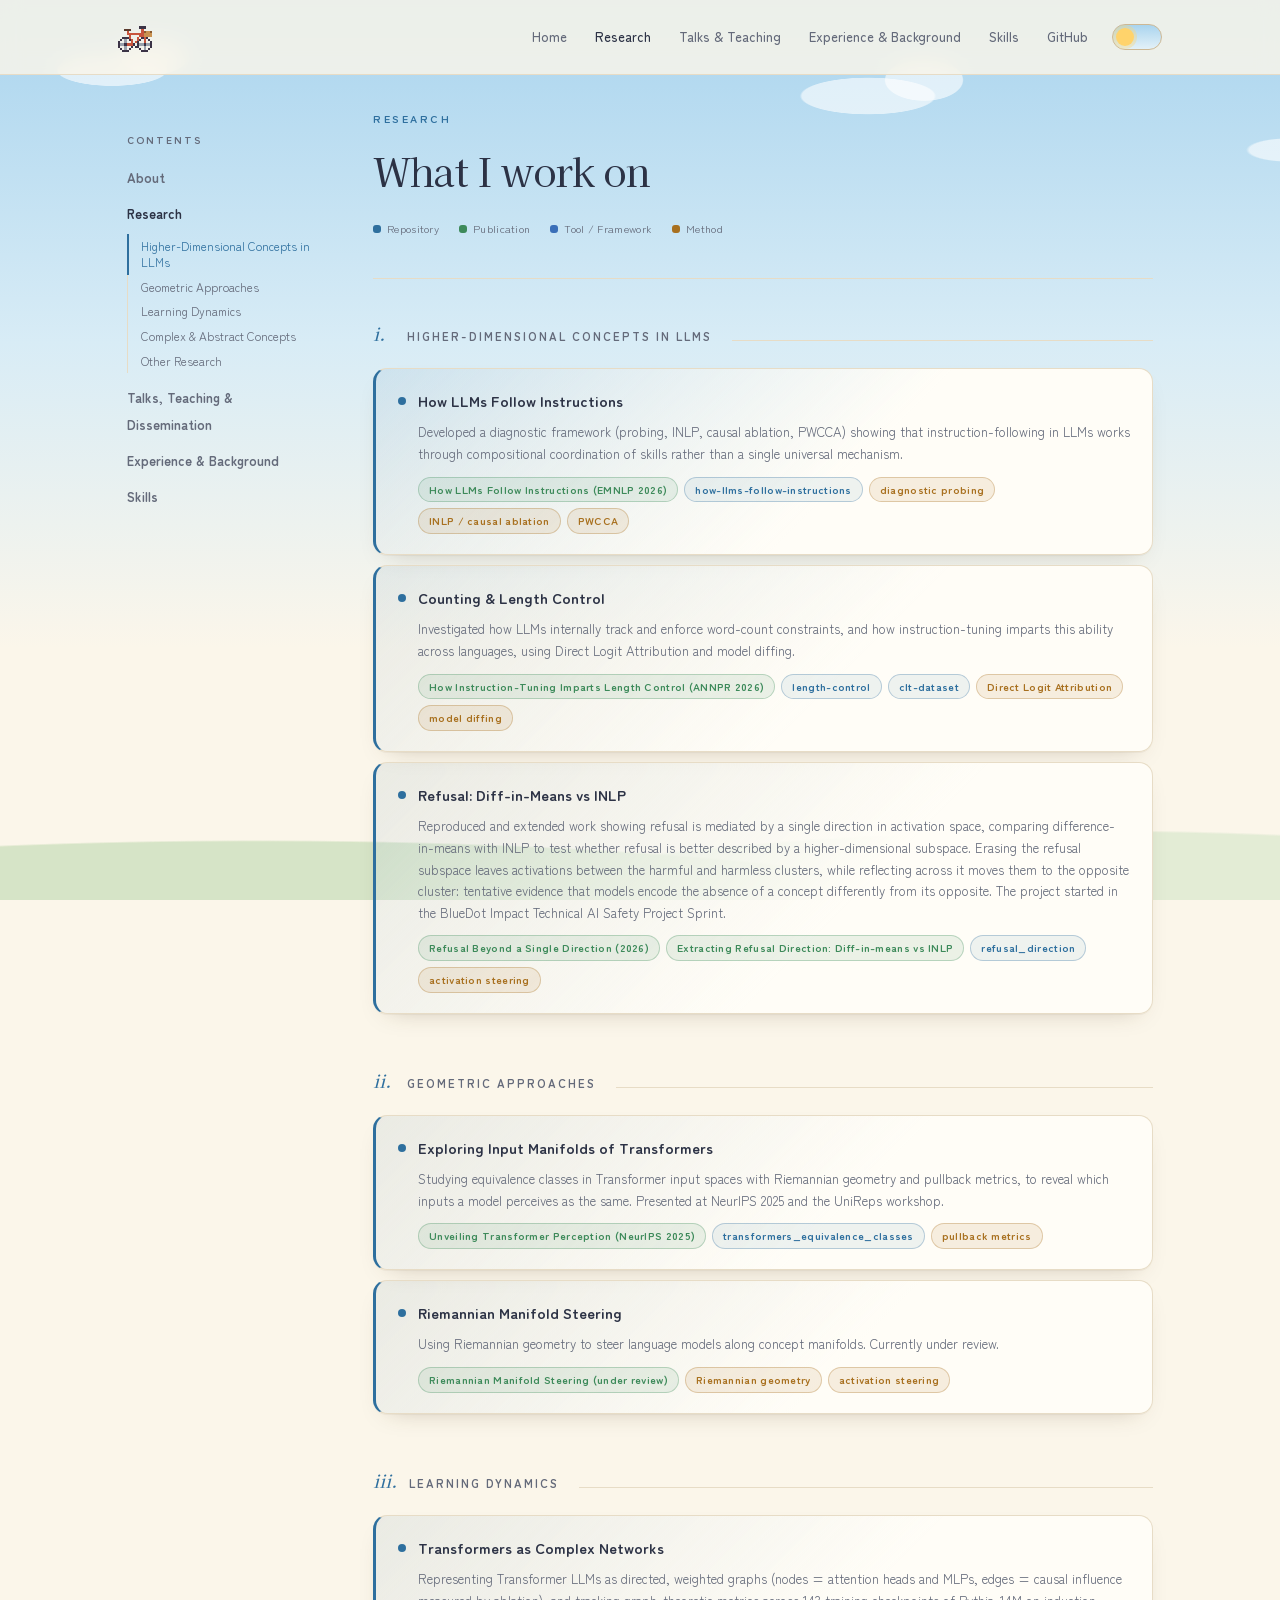
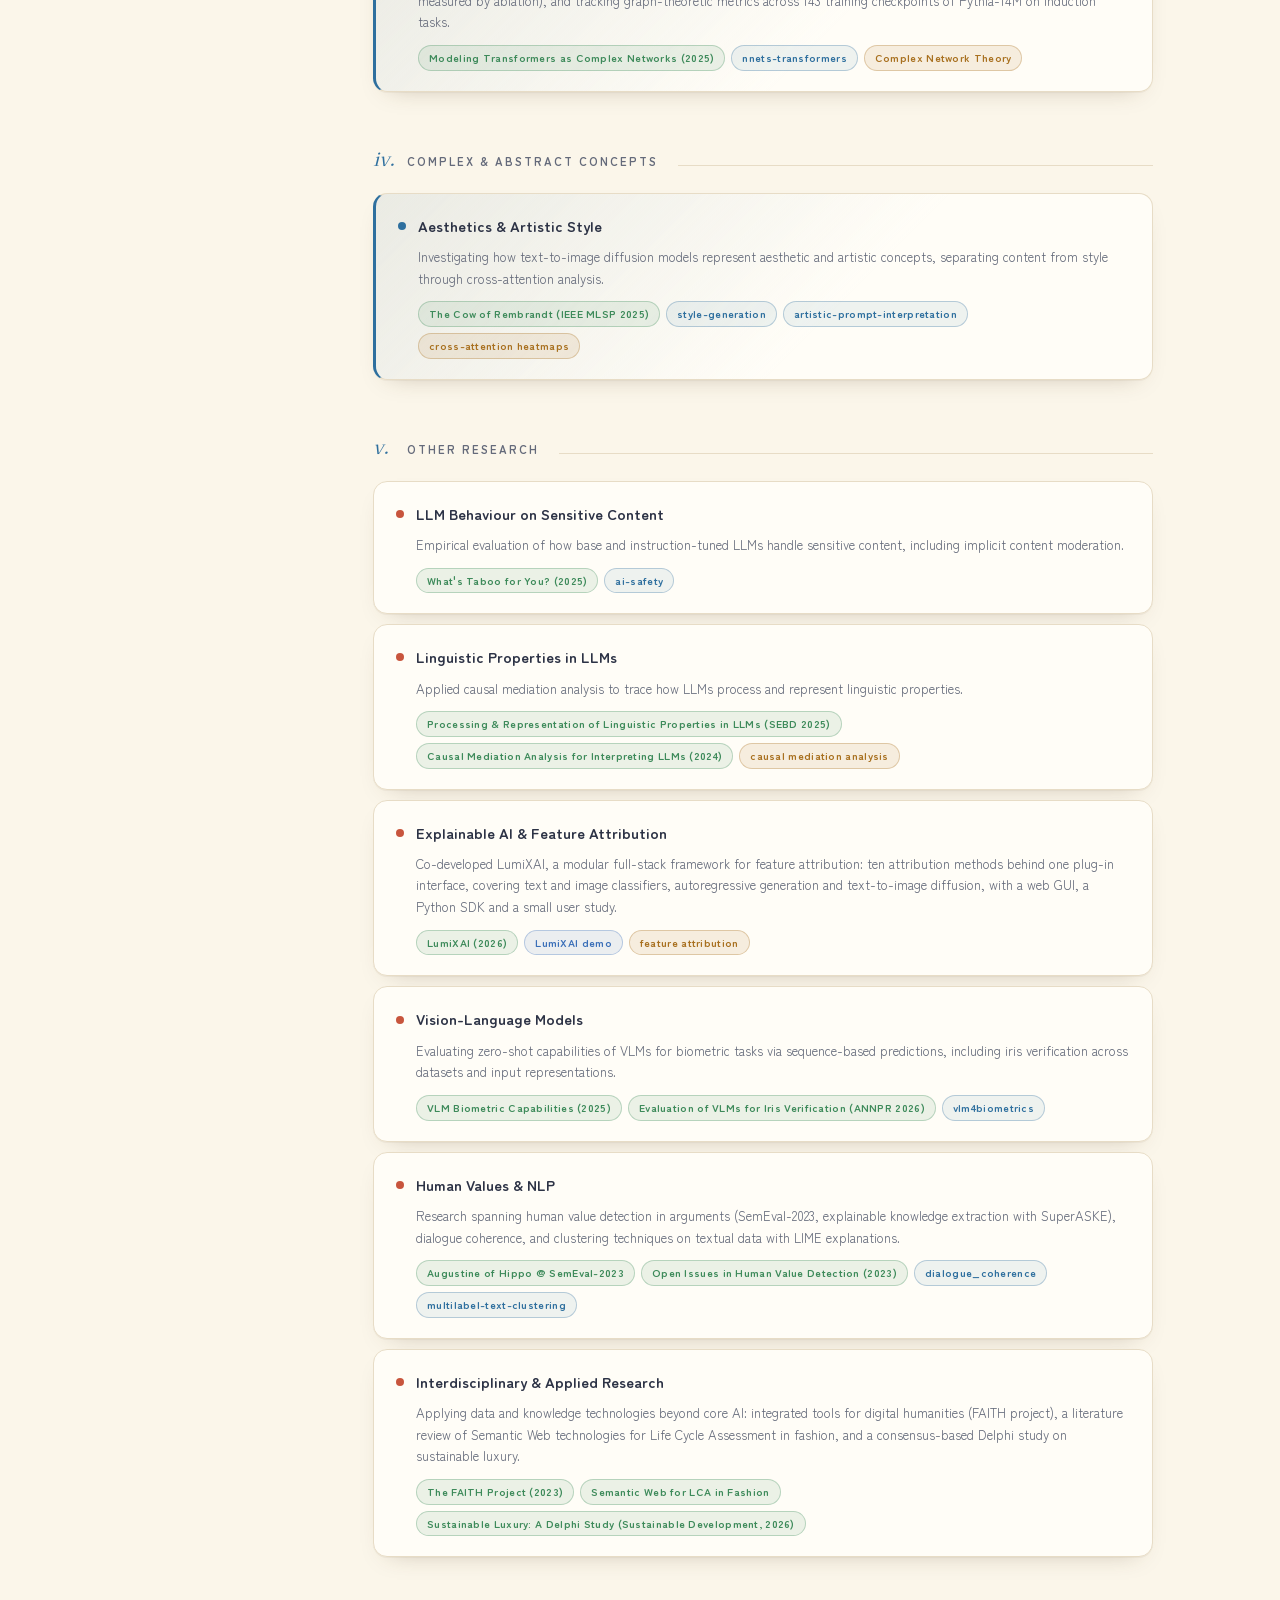
<file: research.html>
<!DOCTYPE html>
<html lang="en">
<head>
<meta charset="UTF-8">
<meta name="viewport" content="width=device-width, initial-scale=1.0">
<title>Research — Elisabetta Rocchetti</title>
<meta name="description" content="Elisabetta Rocchetti — researcher in mechanistic interpretability and AI safety.">
<link rel="preconnect" href="https://fonts.googleapis.com">
<link rel="preconnect" href="https://fonts.gstatic.com" crossorigin>
<link href="https://fonts.googleapis.com/css2?family=Kaisei+Decol:wght@400;700&family=Zen+Maru+Gothic:wght@400;500;700&display=swap" rel="stylesheet">
<script>(function(){var t=null;try{t=localStorage.getItem('theme');}catch(e){}if(t!=='light'&&t!=='dark'){t=window.matchMedia&&matchMedia('(prefers-color-scheme: dark)').matches?'dark':'light';}document.documentElement.setAttribute('data-theme',t);})();</script>
<link rel="icon" href="favicon.svg" type="image/svg+xml">
<link rel="icon" href="favicon.png" sizes="32x32" type="image/png">
<link rel="apple-touch-icon" href="apple-touch-icon.png">
<link rel="stylesheet" href="style.css">
</head>
<body>

<nav>
  <div class="nav-inner">
    <a href="index.html" class="logo" aria-label="Elisabetta Rocchetti, home"><svg class="sprite" viewBox="0 0 16 16" width="34" height="34" shape-rendering="crispEdges" aria-hidden="true"><g class="sprite-day"><g class="f1"><rect x="10" y="3" width="3" height="1" fill="#3b3346"/><rect x="3" y="4" width="3" height="1" fill="#5a3b2e"/><rect x="11" y="4" width="1" height="1" fill="#c8553d"/><rect x="4" y="5" width="1" height="1" fill="#c8553d"/><rect x="11" y="5" width="1" height="1" fill="#c8553d"/><rect x="12" y="5" width="1" height="1" fill="#8a5a2e"/><rect x="13" y="5" width="2" height="1" fill="#c9914f"/><rect x="15" y="5" width="1" height="1" fill="#8a5a2e"/><rect x="4" y="6" width="8" height="1" fill="#c8553d"/><rect x="12" y="6" width="4" height="1" fill="#c9914f"/><rect x="5" y="7" width="1" height="1" fill="#c8553d"/><rect x="10" y="7" width="2" height="1" fill="#c8553d"/><rect x="12" y="7" width="4" height="1" fill="#c9914f"/><rect x="2" y="8" width="3" height="1" fill="#3b3346"/><rect x="5" y="8" width="1" height="1" fill="#c8553d"/><rect x="9" y="8" width="1" height="1" fill="#c8553d"/><rect x="11" y="8" width="1" height="1" fill="#3b3346"/><rect x="12" y="8" width="1" height="1" fill="#c8553d"/><rect x="13" y="8" width="1" height="1" fill="#3b3346"/><rect x="1" y="9" width="1" height="1" fill="#3b3346"/><rect x="3" y="9" width="1" height="1" fill="#9aa3ad"/><rect x="5" y="9" width="1" height="1" fill="#3b3346"/><rect x="6" y="9" width="1" height="1" fill="#c8553d"/><rect x="9" y="9" width="1" height="1" fill="#c8553d"/><rect x="10" y="9" width="1" height="1" fill="#3b3346"/><rect x="12" y="9" width="1" height="1" fill="#c8553d"/><rect x="14" y="9" width="1" height="1" fill="#3b3346"/><rect x="0" y="10" width="1" height="1" fill="#3b3346"/><rect x="3" y="10" width="1" height="1" fill="#9aa3ad"/><rect x="6" y="10" width="1" height="1" fill="#c8553d"/><rect x="8" y="10" width="1" height="1" fill="#c8553d"/><rect x="9" y="10" width="1" height="1" fill="#3b3346"/><rect x="12" y="10" width="1" height="1" fill="#c8553d"/><rect x="15" y="10" width="1" height="1" fill="#3b3346"/><rect x="0" y="11" width="1" height="1" fill="#3b3346"/><rect x="1" y="11" width="2" height="1" fill="#9aa3ad"/><rect x="3" y="11" width="1" height="1" fill="#3b3346"/><rect x="4" y="11" width="3" height="1" fill="#c8553d"/><rect x="7" y="11" width="1" height="1" fill="#3b3346"/><rect x="9" y="11" width="1" height="1" fill="#3b3346"/><rect x="10" y="11" width="2" height="1" fill="#9aa3ad"/><rect x="12" y="11" width="1" height="1" fill="#3b3346"/><rect x="13" y="11" width="2" height="1" fill="#9aa3ad"/><rect x="15" y="11" width="1" height="1" fill="#3b3346"/><rect x="0" y="12" width="1" height="1" fill="#3b3346"/><rect x="3" y="12" width="1" height="1" fill="#9aa3ad"/><rect x="6" y="12" width="1" height="1" fill="#3b3346"/><rect x="8" y="12" width="2" height="1" fill="#3b3346"/><rect x="12" y="12" width="1" height="1" fill="#9aa3ad"/><rect x="15" y="12" width="1" height="1" fill="#3b3346"/><rect x="1" y="13" width="1" height="1" fill="#3b3346"/><rect x="3" y="13" width="1" height="1" fill="#9aa3ad"/><rect x="5" y="13" width="1" height="1" fill="#3b3346"/><rect x="10" y="13" width="1" height="1" fill="#3b3346"/><rect x="12" y="13" width="1" height="1" fill="#9aa3ad"/><rect x="14" y="13" width="1" height="1" fill="#3b3346"/><rect x="2" y="14" width="3" height="1" fill="#3b3346"/><rect x="11" y="14" width="3" height="1" fill="#3b3346"/></g><g class="f2"><rect x="10" y="3" width="3" height="1" fill="#3b3346"/><rect x="3" y="4" width="3" height="1" fill="#5a3b2e"/><rect x="11" y="4" width="1" height="1" fill="#c8553d"/><rect x="4" y="5" width="1" height="1" fill="#c8553d"/><rect x="11" y="5" width="1" height="1" fill="#c8553d"/><rect x="12" y="5" width="1" height="1" fill="#8a5a2e"/><rect x="13" y="5" width="2" height="1" fill="#c9914f"/><rect x="15" y="5" width="1" height="1" fill="#8a5a2e"/><rect x="4" y="6" width="8" height="1" fill="#c8553d"/><rect x="12" y="6" width="4" height="1" fill="#c9914f"/><rect x="5" y="7" width="1" height="1" fill="#c8553d"/><rect x="10" y="7" width="2" height="1" fill="#c8553d"/><rect x="12" y="7" width="4" height="1" fill="#c9914f"/><rect x="2" y="8" width="3" height="1" fill="#3b3346"/><rect x="5" y="8" width="1" height="1" fill="#c8553d"/><rect x="9" y="8" width="1" height="1" fill="#c8553d"/><rect x="11" y="8" width="1" height="1" fill="#3b3346"/><rect x="12" y="8" width="1" height="1" fill="#c8553d"/><rect x="13" y="8" width="1" height="1" fill="#3b3346"/><rect x="1" y="9" width="1" height="1" fill="#9aa3ad"/><rect x="5" y="9" width="1" height="1" fill="#9aa3ad"/><rect x="6" y="9" width="1" height="1" fill="#c8553d"/><rect x="7" y="9" width="1" height="1" fill="#3b3346"/><rect x="9" y="9" width="1" height="1" fill="#c8553d"/><rect x="10" y="9" width="1" height="1" fill="#9aa3ad"/><rect x="12" y="9" width="1" height="1" fill="#c8553d"/><rect x="14" y="9" width="1" height="1" fill="#9aa3ad"/><rect x="0" y="10" width="1" height="1" fill="#3b3346"/><rect x="2" y="10" width="1" height="1" fill="#9aa3ad"/><rect x="4" y="10" width="1" height="1" fill="#9aa3ad"/><rect x="6" y="10" width="1" height="1" fill="#3b3346"/><rect x="8" y="10" width="1" height="1" fill="#c8553d"/><rect x="9" y="10" width="1" height="1" fill="#3b3346"/><rect x="11" y="10" width="1" height="1" fill="#9aa3ad"/><rect x="12" y="10" width="1" height="1" fill="#c8553d"/><rect x="13" y="10" width="1" height="1" fill="#9aa3ad"/><rect x="15" y="10" width="1" height="1" fill="#3b3346"/><rect x="0" y="11" width="1" height="1" fill="#3b3346"/><rect x="3" y="11" width="1" height="1" fill="#3b3346"/><rect x="4" y="11" width="3" height="1" fill="#c8553d"/><rect x="7" y="11" width="1" height="1" fill="#3b3346"/><rect x="9" y="11" width="1" height="1" fill="#3b3346"/><rect x="12" y="11" width="1" height="1" fill="#3b3346"/><rect x="15" y="11" width="1" height="1" fill="#3b3346"/><rect x="0" y="12" width="1" height="1" fill="#3b3346"/><rect x="2" y="12" width="1" height="1" fill="#9aa3ad"/><rect x="4" y="12" width="1" height="1" fill="#9aa3ad"/><rect x="6" y="12" width="1" height="1" fill="#3b3346"/><rect x="9" y="12" width="1" height="1" fill="#3b3346"/><rect x="11" y="12" width="1" height="1" fill="#9aa3ad"/><rect x="13" y="12" width="1" height="1" fill="#9aa3ad"/><rect x="15" y="12" width="1" height="1" fill="#3b3346"/><rect x="1" y="13" width="1" height="1" fill="#9aa3ad"/><rect x="5" y="13" width="1" height="1" fill="#9aa3ad"/><rect x="10" y="13" width="1" height="1" fill="#9aa3ad"/><rect x="14" y="13" width="1" height="1" fill="#9aa3ad"/><rect x="2" y="14" width="3" height="1" fill="#3b3346"/><rect x="11" y="14" width="3" height="1" fill="#3b3346"/></g></g><g class="sprite-night"><g class="f1"><rect x="6" y="1" width="1" height="1" fill="#c2361b"/><rect x="9" y="1" width="1" height="1" fill="#c2361b"/><rect x="2" y="2" width="1" height="1" fill="#c2361b"/><rect x="5" y="2" width="1" height="1" fill="#c2361b"/><rect x="6" y="2" width="1" height="1" fill="#ff7a1a"/><rect x="7" y="2" width="2" height="1" fill="#c2361b"/><rect x="9" y="2" width="1" height="1" fill="#ff7a1a"/><rect x="10" y="2" width="1" height="1" fill="#c2361b"/><rect x="13" y="2" width="1" height="1" fill="#c2361b"/><rect x="1" y="3" width="1" height="1" fill="#c2361b"/><rect x="2" y="3" width="1" height="1" fill="#ff7a1a"/><rect x="3" y="3" width="1" height="1" fill="#c2361b"/><rect x="5" y="3" width="1" height="1" fill="#c2361b"/><rect x="6" y="3" width="4" height="1" fill="#ff7a1a"/><rect x="10" y="3" width="1" height="1" fill="#c2361b"/><rect x="12" y="3" width="1" height="1" fill="#c2361b"/><rect x="13" y="3" width="1" height="1" fill="#ff7a1a"/><rect x="14" y="3" width="1" height="1" fill="#c2361b"/><rect x="1" y="4" width="1" height="1" fill="#c2361b"/><rect x="2" y="4" width="2" height="1" fill="#ff7a1a"/><rect x="4" y="4" width="1" height="1" fill="#c2361b"/><rect x="5" y="4" width="6" height="1" fill="#ff7a1a"/><rect x="11" y="4" width="1" height="1" fill="#c2361b"/><rect x="12" y="4" width="2" height="1" fill="#ff7a1a"/><rect x="14" y="4" width="1" height="1" fill="#c2361b"/><rect x="0" y="5" width="1" height="1" fill="#c2361b"/><rect x="1" y="5" width="6" height="1" fill="#ff7a1a"/><rect x="7" y="5" width="2" height="1" fill="#ffc93c"/><rect x="9" y="5" width="6" height="1" fill="#ff7a1a"/><rect x="15" y="5" width="1" height="1" fill="#c2361b"/><rect x="0" y="6" width="1" height="1" fill="#c2361b"/><rect x="1" y="6" width="2" height="1" fill="#ff7a1a"/><rect x="3" y="6" width="10" height="1" fill="#ffc93c"/><rect x="13" y="6" width="2" height="1" fill="#ff7a1a"/><rect x="15" y="6" width="1" height="1" fill="#c2361b"/><rect x="0" y="7" width="1" height="1" fill="#c2361b"/><rect x="1" y="7" width="1" height="1" fill="#ff7a1a"/><rect x="2" y="7" width="1" height="1" fill="#ffc93c"/><rect x="3" y="7" width="2" height="1" fill="#fffaf0"/><rect x="5" y="7" width="6" height="1" fill="#ffc93c"/><rect x="11" y="7" width="2" height="1" fill="#fffaf0"/><rect x="13" y="7" width="1" height="1" fill="#ffc93c"/><rect x="14" y="7" width="1" height="1" fill="#ff7a1a"/><rect x="15" y="7" width="1" height="1" fill="#c2361b"/><rect x="0" y="8" width="1" height="1" fill="#c2361b"/><rect x="1" y="8" width="1" height="1" fill="#ff7a1a"/><rect x="2" y="8" width="1" height="1" fill="#ffc93c"/><rect x="3" y="8" width="1" height="1" fill="#fffaf0"/><rect x="4" y="8" width="1" height="1" fill="#1d1310"/><rect x="5" y="8" width="6" height="1" fill="#ffc93c"/><rect x="11" y="8" width="1" height="1" fill="#1d1310"/><rect x="12" y="8" width="1" height="1" fill="#fffaf0"/><rect x="13" y="8" width="1" height="1" fill="#ffc93c"/><rect x="14" y="8" width="1" height="1" fill="#ff7a1a"/><rect x="15" y="8" width="1" height="1" fill="#c2361b"/><rect x="0" y="9" width="1" height="1" fill="#c2361b"/><rect x="1" y="9" width="1" height="1" fill="#ff7a1a"/><rect x="2" y="9" width="1" height="1" fill="#ffc93c"/><rect x="3" y="9" width="1" height="1" fill="#fffaf0"/><rect x="4" y="9" width="1" height="1" fill="#1d1310"/><rect x="5" y="9" width="6" height="1" fill="#ffc93c"/><rect x="11" y="9" width="1" height="1" fill="#1d1310"/><rect x="12" y="9" width="1" height="1" fill="#fffaf0"/><rect x="13" y="9" width="1" height="1" fill="#ffc93c"/><rect x="14" y="9" width="1" height="1" fill="#ff7a1a"/><rect x="15" y="9" width="1" height="1" fill="#c2361b"/><rect x="0" y="10" width="1" height="1" fill="#c2361b"/><rect x="1" y="10" width="1" height="1" fill="#ff7a1a"/><rect x="2" y="10" width="12" height="1" fill="#ffc93c"/><rect x="14" y="10" width="1" height="1" fill="#ff7a1a"/><rect x="15" y="10" width="1" height="1" fill="#c2361b"/><rect x="0" y="11" width="1" height="1" fill="#c2361b"/><rect x="1" y="11" width="2" height="1" fill="#ff7a1a"/><rect x="3" y="11" width="1" height="1" fill="#ffc93c"/><rect x="4" y="11" width="1" height="1" fill="#5a1a0c"/><rect x="5" y="11" width="6" height="1" fill="#ffc93c"/><rect x="11" y="11" width="1" height="1" fill="#5a1a0c"/><rect x="12" y="11" width="1" height="1" fill="#ffc93c"/><rect x="13" y="11" width="2" height="1" fill="#ff7a1a"/><rect x="15" y="11" width="1" height="1" fill="#c2361b"/><rect x="1" y="12" width="1" height="1" fill="#c2361b"/><rect x="2" y="12" width="2" height="1" fill="#ff7a1a"/><rect x="4" y="12" width="1" height="1" fill="#ffc93c"/><rect x="5" y="12" width="6" height="1" fill="#5a1a0c"/><rect x="11" y="12" width="1" height="1" fill="#ffc93c"/><rect x="12" y="12" width="2" height="1" fill="#ff7a1a"/><rect x="14" y="12" width="1" height="1" fill="#c2361b"/><rect x="1" y="13" width="2" height="1" fill="#c2361b"/><rect x="3" y="13" width="3" height="1" fill="#ff7a1a"/><rect x="6" y="13" width="4" height="1" fill="#ffc93c"/><rect x="10" y="13" width="3" height="1" fill="#ff7a1a"/><rect x="13" y="13" width="2" height="1" fill="#c2361b"/><rect x="2" y="14" width="12" height="1" fill="#c2361b"/><rect x="1" y="15" width="14" height="1" fill="#6b4228"/></g><g class="f2"><rect x="10" y="1" width="1" height="1" fill="#c2361b"/><rect x="1" y="2" width="1" height="1" fill="#c2361b"/><rect x="6" y="2" width="1" height="1" fill="#c2361b"/><rect x="9" y="2" width="1" height="1" fill="#c2361b"/><rect x="14" y="2" width="1" height="1" fill="#c2361b"/><rect x="1" y="3" width="2" height="1" fill="#c2361b"/><rect x="5" y="3" width="1" height="1" fill="#c2361b"/><rect x="6" y="3" width="1" height="1" fill="#ff7a1a"/><rect x="7" y="3" width="2" height="1" fill="#c2361b"/><rect x="9" y="3" width="1" height="1" fill="#ff7a1a"/><rect x="10" y="3" width="1" height="1" fill="#c2361b"/><rect x="13" y="3" width="2" height="1" fill="#c2361b"/><rect x="1" y="4" width="1" height="1" fill="#c2361b"/><rect x="2" y="4" width="1" height="1" fill="#ff7a1a"/><rect x="3" y="4" width="1" height="1" fill="#c2361b"/><rect x="5" y="4" width="1" height="1" fill="#c2361b"/><rect x="6" y="4" width="4" height="1" fill="#ff7a1a"/><rect x="10" y="4" width="1" height="1" fill="#c2361b"/><rect x="12" y="4" width="1" height="1" fill="#c2361b"/><rect x="13" y="4" width="1" height="1" fill="#ff7a1a"/><rect x="14" y="4" width="1" height="1" fill="#c2361b"/><rect x="0" y="5" width="1" height="1" fill="#c2361b"/><rect x="1" y="5" width="6" height="1" fill="#ff7a1a"/><rect x="7" y="5" width="2" height="1" fill="#ffc93c"/><rect x="9" y="5" width="6" height="1" fill="#ff7a1a"/><rect x="15" y="5" width="1" height="1" fill="#c2361b"/><rect x="0" y="6" width="1" height="1" fill="#c2361b"/><rect x="1" y="6" width="2" height="1" fill="#ff7a1a"/><rect x="3" y="6" width="10" height="1" fill="#ffc93c"/><rect x="13" y="6" width="2" height="1" fill="#ff7a1a"/><rect x="15" y="6" width="1" height="1" fill="#c2361b"/><rect x="0" y="7" width="1" height="1" fill="#c2361b"/><rect x="1" y="7" width="1" height="1" fill="#ff7a1a"/><rect x="2" y="7" width="1" height="1" fill="#ffc93c"/><rect x="3" y="7" width="2" height="1" fill="#fffaf0"/><rect x="5" y="7" width="6" height="1" fill="#ffc93c"/><rect x="11" y="7" width="2" height="1" fill="#fffaf0"/><rect x="13" y="7" width="1" height="1" fill="#ffc93c"/><rect x="14" y="7" width="1" height="1" fill="#ff7a1a"/><rect x="15" y="7" width="1" height="1" fill="#c2361b"/><rect x="0" y="8" width="1" height="1" fill="#c2361b"/><rect x="1" y="8" width="1" height="1" fill="#ff7a1a"/><rect x="2" y="8" width="1" height="1" fill="#ffc93c"/><rect x="3" y="8" width="1" height="1" fill="#fffaf0"/><rect x="4" y="8" width="1" height="1" fill="#1d1310"/><rect x="5" y="8" width="6" height="1" fill="#ffc93c"/><rect x="11" y="8" width="1" height="1" fill="#1d1310"/><rect x="12" y="8" width="1" height="1" fill="#fffaf0"/><rect x="13" y="8" width="1" height="1" fill="#ffc93c"/><rect x="14" y="8" width="1" height="1" fill="#ff7a1a"/><rect x="15" y="8" width="1" height="1" fill="#c2361b"/><rect x="0" y="9" width="1" height="1" fill="#c2361b"/><rect x="1" y="9" width="1" height="1" fill="#ff7a1a"/><rect x="2" y="9" width="1" height="1" fill="#ffc93c"/><rect x="3" y="9" width="1" height="1" fill="#fffaf0"/><rect x="4" y="9" width="1" height="1" fill="#1d1310"/><rect x="5" y="9" width="6" height="1" fill="#ffc93c"/><rect x="11" y="9" width="1" height="1" fill="#1d1310"/><rect x="12" y="9" width="1" height="1" fill="#fffaf0"/><rect x="13" y="9" width="1" height="1" fill="#ffc93c"/><rect x="14" y="9" width="1" height="1" fill="#ff7a1a"/><rect x="15" y="9" width="1" height="1" fill="#c2361b"/><rect x="0" y="10" width="1" height="1" fill="#c2361b"/><rect x="1" y="10" width="1" height="1" fill="#ff7a1a"/><rect x="2" y="10" width="12" height="1" fill="#ffc93c"/><rect x="14" y="10" width="1" height="1" fill="#ff7a1a"/><rect x="15" y="10" width="1" height="1" fill="#c2361b"/><rect x="0" y="11" width="1" height="1" fill="#c2361b"/><rect x="1" y="11" width="2" height="1" fill="#ff7a1a"/><rect x="3" y="11" width="1" height="1" fill="#ffc93c"/><rect x="4" y="11" width="1" height="1" fill="#5a1a0c"/><rect x="5" y="11" width="6" height="1" fill="#ffc93c"/><rect x="11" y="11" width="1" height="1" fill="#5a1a0c"/><rect x="12" y="11" width="1" height="1" fill="#ffc93c"/><rect x="13" y="11" width="2" height="1" fill="#ff7a1a"/><rect x="15" y="11" width="1" height="1" fill="#c2361b"/><rect x="1" y="12" width="1" height="1" fill="#c2361b"/><rect x="2" y="12" width="2" height="1" fill="#ff7a1a"/><rect x="4" y="12" width="1" height="1" fill="#ffc93c"/><rect x="5" y="12" width="6" height="1" fill="#5a1a0c"/><rect x="11" y="12" width="1" height="1" fill="#ffc93c"/><rect x="12" y="12" width="2" height="1" fill="#ff7a1a"/><rect x="14" y="12" width="1" height="1" fill="#c2361b"/><rect x="1" y="13" width="2" height="1" fill="#c2361b"/><rect x="3" y="13" width="3" height="1" fill="#ff7a1a"/><rect x="6" y="13" width="4" height="1" fill="#ffc93c"/><rect x="10" y="13" width="3" height="1" fill="#ff7a1a"/><rect x="13" y="13" width="2" height="1" fill="#c2361b"/><rect x="2" y="14" width="12" height="1" fill="#c2361b"/><rect x="1" y="15" width="14" height="1" fill="#6b4228"/></g></g></svg></a>
    <div class="nav-links">
      <a href="index.html">Home</a>
      <a href="research.html" class="active">Research</a>
      <a href="talks.html">Talks &amp; Teaching</a>
      <a href="background.html">Experience &amp; Background</a>
      <a href="skills.html">Skills</a>
      <a href="https://github.com/eliroc98" target="_blank" class="nav-gh">GitHub</a>
    </div>
    <button class="theme-toggle" type="button" aria-label="Switch to dark theme"></button>
  </div>
</nav>

<div class="layout">
  <aside class="toc" aria-label="Contents">
    <div class="toc-label">Contents</div>
    <ul class="toc-pages">
      <li class="toc-page">
        <a href="index.html">About</a>
      </li>
      <li class="toc-page current">
        <a href="research.html">Research</a>
        <ul class="toc-sub">
          <li><a href="#higher-dimensional-concepts-in-llms">Higher-Dimensional Concepts in LLMs</a></li>
          <li><a href="#geometric-approaches">Geometric Approaches</a></li>
          <li><a href="#learning-dynamics">Learning Dynamics</a></li>
          <li><a href="#complex-abstract-concepts">Complex &amp; Abstract Concepts</a></li>
          <li><a href="#other-research">Other Research</a></li>
        </ul>
      </li>
      <li class="toc-page">
        <a href="talks.html">Talks, Teaching &amp; Dissemination</a>
      </li>
      <li class="toc-page">
        <a href="background.html">Experience &amp; Background</a>
      </li>
      <li class="toc-page">
        <a href="skills.html">Skills</a>
      </li>
    </ul>
  </aside>

<main class="page">
  <section id="research">
    <div class="overline">Research</div>
    <h1 class="research-title">What I work on</h1>

  <div class="legend">
    <div class="legend-item"><div class="legend-dot" style="background:var(--accent)"></div> Repository</div>
    <div class="legend-item"><div class="legend-dot" style="background:var(--green)"></div> Publication</div>
    <div class="legend-item"><div class="legend-dot" style="background:var(--blue)"></div> Tool / Framework</div>
    <div class="legend-item"><div class="legend-dot" style="background:var(--amber)"></div> Method</div>
  </div>

  <div class="divider"></div>

  <!-- ═══════════ 1. HIGHER-DIMENSIONAL CONCEPTS ═══════════ -->
  <div class="section" id="higher-dimensional-concepts-in-llms">
    <div class="section-header">
      <span class="section-number">i.</span>
      <span class="section-title">Higher-Dimensional Concepts in LLMs</span>
      <div class="section-line"></div>
    </div>
    <div class="skills">

      <div class="skill primary">
        <div class="skill-top">
          <div class="skill-dot" style="background:var(--section-accent)"></div>
          <div class="skill-name">How LLMs Follow Instructions</div>
        </div>
        <div class="skill-desc">Developed a diagnostic framework (probing, INLP, causal ablation, PWCCA) showing that instruction-following in LLMs works through compositional coordination of skills rather than a single universal mechanism.</div>
        <div class="evidence">
          <a class="ev pub" href="https://arxiv.org/abs/2604.06015" target="_blank">How LLMs Follow Instructions (EMNLP 2026)</a>
          <a class="ev repo" href="https://github.com/eliroc98/how-llms-follow-instructions" target="_blank">how-llms-follow-instructions</a>
          <span class="ev concept">diagnostic probing</span>
          <span class="ev concept">INLP / causal ablation</span>
          <span class="ev concept">PWCCA</span>
        </div>
      </div>

      <div class="skill primary">
        <div class="skill-top">
          <div class="skill-dot" style="background:var(--section-accent)"></div>
          <div class="skill-name">Counting &amp; Length Control</div>
        </div>
        <div class="skill-desc">Investigated how LLMs internally track and enforce word-count constraints, and how instruction-tuning imparts this ability across languages, using Direct Logit Attribution and model diffing.</div>
        <div class="evidence">
          <a class="ev pub" href="https://arxiv.org/abs/2509.02075" target="_blank">How Instruction-Tuning Imparts Length Control (ANNPR 2026)</a>
          <a class="ev repo" href="https://github.com/eliroc98/length-control" target="_blank">length-control</a>
          <a class="ev repo" href="https://github.com/eliroc98/clt-dataset" target="_blank">clt-dataset</a>
          <span class="ev concept">Direct Logit Attribution</span>
          <span class="ev concept">model diffing</span>
        </div>
      </div>

      <div class="skill primary">
        <div class="skill-top">
          <div class="skill-dot" style="background:var(--section-accent)"></div>
          <div class="skill-name">Refusal: Diff-in-Means vs INLP</div>
        </div>
        <div class="skill-desc">Reproduced and extended work showing refusal is mediated by a single direction in activation space, comparing difference-in-means with INLP to test whether refusal is better described by a higher-dimensional subspace. Erasing the refusal subspace leaves activations between the harmful and harmless clusters, while reflecting across it moves them to the opposite cluster: tentative evidence that models encode the absence of a concept differently from its opposite. The project started in the BlueDot Impact Technical AI Safety Project Sprint.</div>
        <div class="evidence">
          <a class="ev pub" href="https://arxiv.org/abs/2606.13720" target="_blank">Refusal Beyond a Single Direction (2026)</a>
          <a class="ev pub" href="https://docs.google.com/document/d/1s5TXaa0ddkekicoAngFqszzOaZjxw7QN/edit?usp=sharing&ouid=115209116833173673505&rtpof=true&sd=true" target="_blank">Extracting Refusal Direction: Diff-in-means vs INLP</a>
          <a class="ev repo" href="https://github.com/eliroc98/refusal_direction" target="_blank">refusal_direction</a>
          <span class="ev concept">activation steering</span>
        </div>
      </div>

    </div>
  </div>

  <!-- ═══════════ 2. GEOMETRY ═══════════ -->
  <div class="section" id="geometric-approaches">
    <div class="section-header">
      <span class="section-number">ii.</span>
      <span class="section-title">Geometric Approaches</span>
      <div class="section-line"></div>
    </div>
    <div class="skills">

      <div class="skill primary">
        <div class="skill-top">
          <div class="skill-dot" style="background:var(--section-accent)"></div>
          <div class="skill-name">Exploring Input Manifolds of Transformers</div>
        </div>
        <div class="skill-desc">Studying equivalence classes in Transformer input spaces with Riemannian geometry and pullback metrics, to reveal which inputs a model perceives as the same. Presented at NeurIPS 2025 and the UniReps workshop.</div>
        <div class="evidence">
          <a class="ev pub" href="https://openreview.net/forum?id=2sZSxmswxn" target="_blank">Unveiling Transformer Perception (NeurIPS 2025)</a>
          <a class="ev repo" href="https://github.com/alessiomarta/transformers_equivalence_classes" target="_blank">transformers_equivalence_classes</a>
          <span class="ev concept">pullback metrics</span>
        </div>
      </div>

      <div class="skill primary">
        <div class="skill-top">
          <div class="skill-dot" style="background:var(--section-accent)"></div>
          <div class="skill-name">Riemannian Manifold Steering</div>
        </div>
        <div class="skill-desc">Using Riemannian geometry to steer language models along concept manifolds. Currently under review.</div>
        <div class="evidence">
          <span class="ev pub">Riemannian Manifold Steering (under review)</span>
          <span class="ev concept">Riemannian geometry</span>
          <span class="ev concept">activation steering</span>
        </div>
      </div>

    </div>
  </div>

  <!-- ═══════════ 3. LEARNING DYNAMICS ═══════════ -->
  <div class="section" id="learning-dynamics">
    <div class="section-header">
      <span class="section-number">iii.</span>
      <span class="section-title">Learning Dynamics</span>
      <div class="section-line"></div>
    </div>
    <div class="skills">

      <div class="skill primary">
        <div class="skill-top">
          <div class="skill-dot" style="background:var(--section-accent)"></div>
          <div class="skill-name">Transformers as Complex Networks</div>
        </div>
        <div class="skill-desc">Representing Transformer LLMs as directed, weighted graphs (nodes = attention heads and MLPs, edges = causal influence measured by ablation), and tracking graph-theoretic metrics across 143 training checkpoints of Pythia-14M on induction tasks.</div>
        <div class="evidence">
          <a class="ev pub" href="https://arxiv.org/abs/2509.15269" target="_blank">Modeling Transformers as Complex Networks (2025)</a>
          <a class="ev repo" href="https://github.com/eliroc98/nnets-transformers" target="_blank">nnets-transformers</a>
          <span class="ev concept">Complex Network Theory</span>
        </div>
      </div>

    </div>
  </div>

  <!-- ═══════════ 4. COMPLEX & ABSTRACT CONCEPTS ═══════════ -->
  <div class="section" id="complex-abstract-concepts">
    <div class="section-header">
      <span class="section-number">iv.</span>
      <span class="section-title">Complex &amp; Abstract Concepts</span>
      <div class="section-line"></div>
    </div>
    <div class="skills">

      <div class="skill primary">
        <div class="skill-top">
          <div class="skill-dot" style="background:var(--section-accent)"></div>
          <div class="skill-name">Aesthetics &amp; Artistic Style</div>
        </div>
        <div class="skill-desc">Investigating how text-to-image diffusion models represent aesthetic and artistic concepts, separating content from style through cross-attention analysis.</div>
        <div class="evidence">
          <a class="ev pub" href="https://ieeexplore.ieee.org/abstract/document/11204333" target="_blank">The Cow of Rembrandt (IEEE MLSP 2025)</a>
          <a class="ev repo" href="https://github.com/eliroc98/style-generation" target="_blank">style-generation</a>
          <a class="ev repo" href="https://github.com/umilISLab/artistic-prompt-interpretation" target="_blank">artistic-prompt-interpretation</a>
          <span class="ev concept">cross-attention heatmaps</span>
        </div>
      </div>

    </div>
  </div>

  <!-- ═══════════ 5. OTHER RESEARCH ═══════════ -->
  <div class="section" id="other-research">
    <div class="section-header">
      <span class="section-number">v.</span>
      <span class="section-title">Other Research</span>
      <div class="section-line"></div>
    </div>
    <div class="skills">

      <div class="skill">
        <div class="skill-top">
          <div class="skill-dot" style="background:var(--section-green)"></div>
          <div class="skill-name">LLM Behaviour on Sensitive Content</div>
        </div>
        <div class="skill-desc">Empirical evaluation of how base and instruction-tuned LLMs handle sensitive content, including implicit content moderation.</div>
        <div class="evidence">
          <a class="ev pub" href="https://arxiv.org/abs/2507.23319" target="_blank">What's Taboo for You? (2025)</a>
          <a class="ev repo" href="https://github.com/eliroc98/ai-safety" target="_blank">ai-safety</a>
        </div>
      </div>

      <div class="skill">
        <div class="skill-top">
          <div class="skill-dot" style="background:var(--section-green)"></div>
          <div class="skill-name">Linguistic Properties in LLMs</div>
        </div>
        <div class="skill-desc">Applied causal mediation analysis to trace how LLMs process and represent linguistic properties.</div>
        <div class="evidence">
          <span class="ev pub">Processing &amp; Representation of Linguistic Properties in LLMs (SEBD 2025)</span>
          <span class="ev pub">Causal Mediation Analysis for Interpreting LLMs (2024)</span>
          <span class="ev concept">causal mediation analysis</span>
        </div>
      </div>

      <div class="skill">
        <div class="skill-top">
          <div class="skill-dot" style="background:var(--section-green)"></div>
          <div class="skill-name">Explainable AI &amp; Feature Attribution</div>
        </div>
        <div class="skill-desc">Co-developed LumiXAI, a modular full-stack framework for feature attribution: ten attribution methods behind one plug-in interface, covering text and image classifiers, autoregressive generation and text-to-image diffusion, with a web GUI, a Python SDK and a small user study.</div>
        <div class="evidence">
          <a class="ev pub" href="https://arxiv.org/abs/2608.24524" target="_blank">LumiXAI (2026)</a>
          <a class="ev tool" href="http://lumixai.islab.di.unimi.it" target="_blank">LumiXAI demo</a>
          <span class="ev concept">feature attribution</span>
        </div>
      </div>

      <div class="skill">
        <div class="skill-top">
          <div class="skill-dot" style="background:var(--section-green)"></div>
          <div class="skill-name">Vision-Language Models</div>
        </div>
        <div class="skill-desc">Evaluating zero-shot capabilities of VLMs for biometric tasks via sequence-based predictions, including iris verification across datasets and input representations.</div>
        <div class="evidence">
          <a class="ev pub" href="https://papers.ssrn.com/sol3/papers.cfm?abstract_id=5381090" target="_blank">VLM Biometric Capabilities (2025)</a>
          <span class="ev pub">Evaluation of VLMs for Iris Verification (ANNPR 2026)</span>
          <a class="ev repo" href="https://github.com/sergiopicascia/vlm4biometrics" target="_blank">vlm4biometrics</a>
        </div>
      </div>

      <div class="skill">
        <div class="skill-top">
          <div class="skill-dot" style="background:var(--section-green)"></div>
          <div class="skill-name">Human Values &amp; NLP</div>
        </div>
        <div class="skill-desc">Research spanning human value detection in arguments (SemEval-2023, explainable knowledge extraction with SuperASKE), dialogue coherence, and clustering techniques on textual data with LIME explanations.</div>
        <div class="evidence">
          <a class="ev pub" href="https://aclanthology.org/2023.semeval-1.143/" target="_blank">Augustine of Hippo @ SemEval-2023</a>
          <span class="ev pub">Open Issues in Human Value Detection (2023)</span>
          <a class="ev repo" href="https://github.com/eliroc98/dialogue_coherence" target="_blank">dialogue_coherence</a>
          <a class="ev repo" href="https://github.com/eliroc98/multilabel-text-clustering">multilabel-text-clustering</a>
        </div>
      </div>

      <div class="skill">
        <div class="skill-top">
          <div class="skill-dot" style="background:var(--section-green)"></div>
          <div class="skill-name">Interdisciplinary &amp; Applied Research</div>
        </div>
        <div class="skill-desc">Applying data and knowledge technologies beyond core AI: integrated tools for digital humanities (FAITH project), a literature review of Semantic Web technologies for Life Cycle Assessment in fashion, and a consensus-based Delphi study on sustainable luxury.</div>
        <div class="evidence">
          <span class="ev pub">The FAITH Project (2023)</span>
          <span class="ev pub">Semantic Web for LCA in Fashion</span>
          <span class="ev pub">Sustainable Luxury: A Delphi Study (Sustainable Development, 2026)</span>
        </div>
      </div>

    </div>
  </div>

  </section>
</main>
</div>

<script src="toc.js"></script>
<script src="theme.js"></script>
</body>
</html>
</file>
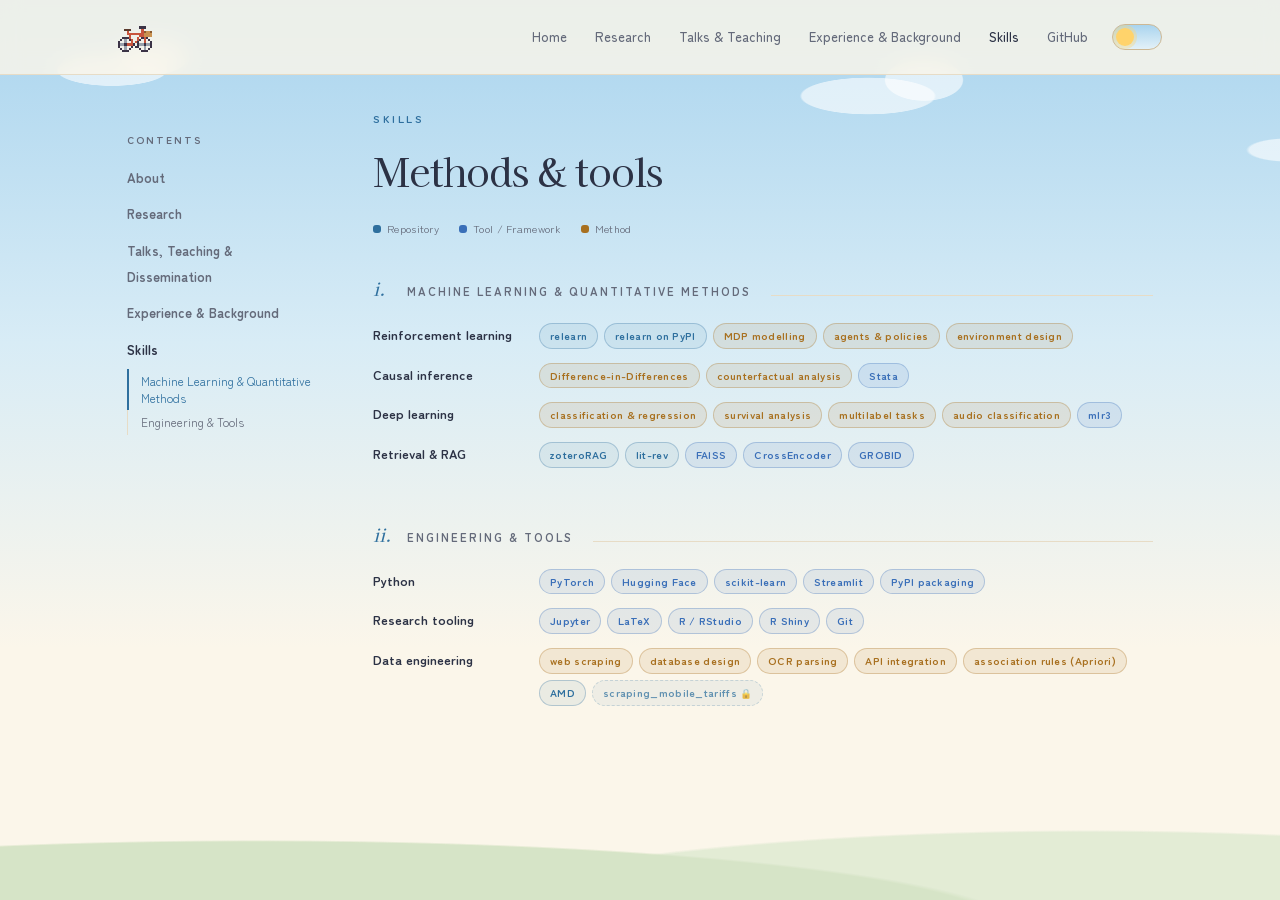
<file: skills.html>
<!DOCTYPE html>
<html lang="en">
<head>
<meta charset="UTF-8">
<meta name="viewport" content="width=device-width, initial-scale=1.0">
<title>Skills — Elisabetta Rocchetti</title>
<meta name="description" content="Elisabetta Rocchetti — researcher in mechanistic interpretability and AI safety.">
<link rel="preconnect" href="https://fonts.googleapis.com">
<link rel="preconnect" href="https://fonts.gstatic.com" crossorigin>
<link href="https://fonts.googleapis.com/css2?family=Kaisei+Decol:wght@400;700&family=Zen+Maru+Gothic:wght@400;500;700&display=swap" rel="stylesheet">
<script>(function(){var t=null;try{t=localStorage.getItem('theme');}catch(e){}if(t!=='light'&&t!=='dark'){t=window.matchMedia&&matchMedia('(prefers-color-scheme: dark)').matches?'dark':'light';}document.documentElement.setAttribute('data-theme',t);})();</script>
<link rel="icon" href="favicon.svg" type="image/svg+xml">
<link rel="icon" href="favicon.png" sizes="32x32" type="image/png">
<link rel="apple-touch-icon" href="apple-touch-icon.png">
<link rel="stylesheet" href="style.css">
</head>
<body>

<nav>
  <div class="nav-inner">
    <a href="index.html" class="logo" aria-label="Elisabetta Rocchetti, home"><svg class="sprite" viewBox="0 0 16 16" width="34" height="34" shape-rendering="crispEdges" aria-hidden="true"><g class="sprite-day"><g class="f1"><rect x="10" y="3" width="3" height="1" fill="#3b3346"/><rect x="3" y="4" width="3" height="1" fill="#5a3b2e"/><rect x="11" y="4" width="1" height="1" fill="#c8553d"/><rect x="4" y="5" width="1" height="1" fill="#c8553d"/><rect x="11" y="5" width="1" height="1" fill="#c8553d"/><rect x="12" y="5" width="1" height="1" fill="#8a5a2e"/><rect x="13" y="5" width="2" height="1" fill="#c9914f"/><rect x="15" y="5" width="1" height="1" fill="#8a5a2e"/><rect x="4" y="6" width="8" height="1" fill="#c8553d"/><rect x="12" y="6" width="4" height="1" fill="#c9914f"/><rect x="5" y="7" width="1" height="1" fill="#c8553d"/><rect x="10" y="7" width="2" height="1" fill="#c8553d"/><rect x="12" y="7" width="4" height="1" fill="#c9914f"/><rect x="2" y="8" width="3" height="1" fill="#3b3346"/><rect x="5" y="8" width="1" height="1" fill="#c8553d"/><rect x="9" y="8" width="1" height="1" fill="#c8553d"/><rect x="11" y="8" width="1" height="1" fill="#3b3346"/><rect x="12" y="8" width="1" height="1" fill="#c8553d"/><rect x="13" y="8" width="1" height="1" fill="#3b3346"/><rect x="1" y="9" width="1" height="1" fill="#3b3346"/><rect x="3" y="9" width="1" height="1" fill="#9aa3ad"/><rect x="5" y="9" width="1" height="1" fill="#3b3346"/><rect x="6" y="9" width="1" height="1" fill="#c8553d"/><rect x="9" y="9" width="1" height="1" fill="#c8553d"/><rect x="10" y="9" width="1" height="1" fill="#3b3346"/><rect x="12" y="9" width="1" height="1" fill="#c8553d"/><rect x="14" y="9" width="1" height="1" fill="#3b3346"/><rect x="0" y="10" width="1" height="1" fill="#3b3346"/><rect x="3" y="10" width="1" height="1" fill="#9aa3ad"/><rect x="6" y="10" width="1" height="1" fill="#c8553d"/><rect x="8" y="10" width="1" height="1" fill="#c8553d"/><rect x="9" y="10" width="1" height="1" fill="#3b3346"/><rect x="12" y="10" width="1" height="1" fill="#c8553d"/><rect x="15" y="10" width="1" height="1" fill="#3b3346"/><rect x="0" y="11" width="1" height="1" fill="#3b3346"/><rect x="1" y="11" width="2" height="1" fill="#9aa3ad"/><rect x="3" y="11" width="1" height="1" fill="#3b3346"/><rect x="4" y="11" width="3" height="1" fill="#c8553d"/><rect x="7" y="11" width="1" height="1" fill="#3b3346"/><rect x="9" y="11" width="1" height="1" fill="#3b3346"/><rect x="10" y="11" width="2" height="1" fill="#9aa3ad"/><rect x="12" y="11" width="1" height="1" fill="#3b3346"/><rect x="13" y="11" width="2" height="1" fill="#9aa3ad"/><rect x="15" y="11" width="1" height="1" fill="#3b3346"/><rect x="0" y="12" width="1" height="1" fill="#3b3346"/><rect x="3" y="12" width="1" height="1" fill="#9aa3ad"/><rect x="6" y="12" width="1" height="1" fill="#3b3346"/><rect x="8" y="12" width="2" height="1" fill="#3b3346"/><rect x="12" y="12" width="1" height="1" fill="#9aa3ad"/><rect x="15" y="12" width="1" height="1" fill="#3b3346"/><rect x="1" y="13" width="1" height="1" fill="#3b3346"/><rect x="3" y="13" width="1" height="1" fill="#9aa3ad"/><rect x="5" y="13" width="1" height="1" fill="#3b3346"/><rect x="10" y="13" width="1" height="1" fill="#3b3346"/><rect x="12" y="13" width="1" height="1" fill="#9aa3ad"/><rect x="14" y="13" width="1" height="1" fill="#3b3346"/><rect x="2" y="14" width="3" height="1" fill="#3b3346"/><rect x="11" y="14" width="3" height="1" fill="#3b3346"/></g><g class="f2"><rect x="10" y="3" width="3" height="1" fill="#3b3346"/><rect x="3" y="4" width="3" height="1" fill="#5a3b2e"/><rect x="11" y="4" width="1" height="1" fill="#c8553d"/><rect x="4" y="5" width="1" height="1" fill="#c8553d"/><rect x="11" y="5" width="1" height="1" fill="#c8553d"/><rect x="12" y="5" width="1" height="1" fill="#8a5a2e"/><rect x="13" y="5" width="2" height="1" fill="#c9914f"/><rect x="15" y="5" width="1" height="1" fill="#8a5a2e"/><rect x="4" y="6" width="8" height="1" fill="#c8553d"/><rect x="12" y="6" width="4" height="1" fill="#c9914f"/><rect x="5" y="7" width="1" height="1" fill="#c8553d"/><rect x="10" y="7" width="2" height="1" fill="#c8553d"/><rect x="12" y="7" width="4" height="1" fill="#c9914f"/><rect x="2" y="8" width="3" height="1" fill="#3b3346"/><rect x="5" y="8" width="1" height="1" fill="#c8553d"/><rect x="9" y="8" width="1" height="1" fill="#c8553d"/><rect x="11" y="8" width="1" height="1" fill="#3b3346"/><rect x="12" y="8" width="1" height="1" fill="#c8553d"/><rect x="13" y="8" width="1" height="1" fill="#3b3346"/><rect x="1" y="9" width="1" height="1" fill="#9aa3ad"/><rect x="5" y="9" width="1" height="1" fill="#9aa3ad"/><rect x="6" y="9" width="1" height="1" fill="#c8553d"/><rect x="7" y="9" width="1" height="1" fill="#3b3346"/><rect x="9" y="9" width="1" height="1" fill="#c8553d"/><rect x="10" y="9" width="1" height="1" fill="#9aa3ad"/><rect x="12" y="9" width="1" height="1" fill="#c8553d"/><rect x="14" y="9" width="1" height="1" fill="#9aa3ad"/><rect x="0" y="10" width="1" height="1" fill="#3b3346"/><rect x="2" y="10" width="1" height="1" fill="#9aa3ad"/><rect x="4" y="10" width="1" height="1" fill="#9aa3ad"/><rect x="6" y="10" width="1" height="1" fill="#3b3346"/><rect x="8" y="10" width="1" height="1" fill="#c8553d"/><rect x="9" y="10" width="1" height="1" fill="#3b3346"/><rect x="11" y="10" width="1" height="1" fill="#9aa3ad"/><rect x="12" y="10" width="1" height="1" fill="#c8553d"/><rect x="13" y="10" width="1" height="1" fill="#9aa3ad"/><rect x="15" y="10" width="1" height="1" fill="#3b3346"/><rect x="0" y="11" width="1" height="1" fill="#3b3346"/><rect x="3" y="11" width="1" height="1" fill="#3b3346"/><rect x="4" y="11" width="3" height="1" fill="#c8553d"/><rect x="7" y="11" width="1" height="1" fill="#3b3346"/><rect x="9" y="11" width="1" height="1" fill="#3b3346"/><rect x="12" y="11" width="1" height="1" fill="#3b3346"/><rect x="15" y="11" width="1" height="1" fill="#3b3346"/><rect x="0" y="12" width="1" height="1" fill="#3b3346"/><rect x="2" y="12" width="1" height="1" fill="#9aa3ad"/><rect x="4" y="12" width="1" height="1" fill="#9aa3ad"/><rect x="6" y="12" width="1" height="1" fill="#3b3346"/><rect x="9" y="12" width="1" height="1" fill="#3b3346"/><rect x="11" y="12" width="1" height="1" fill="#9aa3ad"/><rect x="13" y="12" width="1" height="1" fill="#9aa3ad"/><rect x="15" y="12" width="1" height="1" fill="#3b3346"/><rect x="1" y="13" width="1" height="1" fill="#9aa3ad"/><rect x="5" y="13" width="1" height="1" fill="#9aa3ad"/><rect x="10" y="13" width="1" height="1" fill="#9aa3ad"/><rect x="14" y="13" width="1" height="1" fill="#9aa3ad"/><rect x="2" y="14" width="3" height="1" fill="#3b3346"/><rect x="11" y="14" width="3" height="1" fill="#3b3346"/></g></g><g class="sprite-night"><g class="f1"><rect x="6" y="1" width="1" height="1" fill="#c2361b"/><rect x="9" y="1" width="1" height="1" fill="#c2361b"/><rect x="2" y="2" width="1" height="1" fill="#c2361b"/><rect x="5" y="2" width="1" height="1" fill="#c2361b"/><rect x="6" y="2" width="1" height="1" fill="#ff7a1a"/><rect x="7" y="2" width="2" height="1" fill="#c2361b"/><rect x="9" y="2" width="1" height="1" fill="#ff7a1a"/><rect x="10" y="2" width="1" height="1" fill="#c2361b"/><rect x="13" y="2" width="1" height="1" fill="#c2361b"/><rect x="1" y="3" width="1" height="1" fill="#c2361b"/><rect x="2" y="3" width="1" height="1" fill="#ff7a1a"/><rect x="3" y="3" width="1" height="1" fill="#c2361b"/><rect x="5" y="3" width="1" height="1" fill="#c2361b"/><rect x="6" y="3" width="4" height="1" fill="#ff7a1a"/><rect x="10" y="3" width="1" height="1" fill="#c2361b"/><rect x="12" y="3" width="1" height="1" fill="#c2361b"/><rect x="13" y="3" width="1" height="1" fill="#ff7a1a"/><rect x="14" y="3" width="1" height="1" fill="#c2361b"/><rect x="1" y="4" width="1" height="1" fill="#c2361b"/><rect x="2" y="4" width="2" height="1" fill="#ff7a1a"/><rect x="4" y="4" width="1" height="1" fill="#c2361b"/><rect x="5" y="4" width="6" height="1" fill="#ff7a1a"/><rect x="11" y="4" width="1" height="1" fill="#c2361b"/><rect x="12" y="4" width="2" height="1" fill="#ff7a1a"/><rect x="14" y="4" width="1" height="1" fill="#c2361b"/><rect x="0" y="5" width="1" height="1" fill="#c2361b"/><rect x="1" y="5" width="6" height="1" fill="#ff7a1a"/><rect x="7" y="5" width="2" height="1" fill="#ffc93c"/><rect x="9" y="5" width="6" height="1" fill="#ff7a1a"/><rect x="15" y="5" width="1" height="1" fill="#c2361b"/><rect x="0" y="6" width="1" height="1" fill="#c2361b"/><rect x="1" y="6" width="2" height="1" fill="#ff7a1a"/><rect x="3" y="6" width="10" height="1" fill="#ffc93c"/><rect x="13" y="6" width="2" height="1" fill="#ff7a1a"/><rect x="15" y="6" width="1" height="1" fill="#c2361b"/><rect x="0" y="7" width="1" height="1" fill="#c2361b"/><rect x="1" y="7" width="1" height="1" fill="#ff7a1a"/><rect x="2" y="7" width="1" height="1" fill="#ffc93c"/><rect x="3" y="7" width="2" height="1" fill="#fffaf0"/><rect x="5" y="7" width="6" height="1" fill="#ffc93c"/><rect x="11" y="7" width="2" height="1" fill="#fffaf0"/><rect x="13" y="7" width="1" height="1" fill="#ffc93c"/><rect x="14" y="7" width="1" height="1" fill="#ff7a1a"/><rect x="15" y="7" width="1" height="1" fill="#c2361b"/><rect x="0" y="8" width="1" height="1" fill="#c2361b"/><rect x="1" y="8" width="1" height="1" fill="#ff7a1a"/><rect x="2" y="8" width="1" height="1" fill="#ffc93c"/><rect x="3" y="8" width="1" height="1" fill="#fffaf0"/><rect x="4" y="8" width="1" height="1" fill="#1d1310"/><rect x="5" y="8" width="6" height="1" fill="#ffc93c"/><rect x="11" y="8" width="1" height="1" fill="#1d1310"/><rect x="12" y="8" width="1" height="1" fill="#fffaf0"/><rect x="13" y="8" width="1" height="1" fill="#ffc93c"/><rect x="14" y="8" width="1" height="1" fill="#ff7a1a"/><rect x="15" y="8" width="1" height="1" fill="#c2361b"/><rect x="0" y="9" width="1" height="1" fill="#c2361b"/><rect x="1" y="9" width="1" height="1" fill="#ff7a1a"/><rect x="2" y="9" width="1" height="1" fill="#ffc93c"/><rect x="3" y="9" width="1" height="1" fill="#fffaf0"/><rect x="4" y="9" width="1" height="1" fill="#1d1310"/><rect x="5" y="9" width="6" height="1" fill="#ffc93c"/><rect x="11" y="9" width="1" height="1" fill="#1d1310"/><rect x="12" y="9" width="1" height="1" fill="#fffaf0"/><rect x="13" y="9" width="1" height="1" fill="#ffc93c"/><rect x="14" y="9" width="1" height="1" fill="#ff7a1a"/><rect x="15" y="9" width="1" height="1" fill="#c2361b"/><rect x="0" y="10" width="1" height="1" fill="#c2361b"/><rect x="1" y="10" width="1" height="1" fill="#ff7a1a"/><rect x="2" y="10" width="12" height="1" fill="#ffc93c"/><rect x="14" y="10" width="1" height="1" fill="#ff7a1a"/><rect x="15" y="10" width="1" height="1" fill="#c2361b"/><rect x="0" y="11" width="1" height="1" fill="#c2361b"/><rect x="1" y="11" width="2" height="1" fill="#ff7a1a"/><rect x="3" y="11" width="1" height="1" fill="#ffc93c"/><rect x="4" y="11" width="1" height="1" fill="#5a1a0c"/><rect x="5" y="11" width="6" height="1" fill="#ffc93c"/><rect x="11" y="11" width="1" height="1" fill="#5a1a0c"/><rect x="12" y="11" width="1" height="1" fill="#ffc93c"/><rect x="13" y="11" width="2" height="1" fill="#ff7a1a"/><rect x="15" y="11" width="1" height="1" fill="#c2361b"/><rect x="1" y="12" width="1" height="1" fill="#c2361b"/><rect x="2" y="12" width="2" height="1" fill="#ff7a1a"/><rect x="4" y="12" width="1" height="1" fill="#ffc93c"/><rect x="5" y="12" width="6" height="1" fill="#5a1a0c"/><rect x="11" y="12" width="1" height="1" fill="#ffc93c"/><rect x="12" y="12" width="2" height="1" fill="#ff7a1a"/><rect x="14" y="12" width="1" height="1" fill="#c2361b"/><rect x="1" y="13" width="2" height="1" fill="#c2361b"/><rect x="3" y="13" width="3" height="1" fill="#ff7a1a"/><rect x="6" y="13" width="4" height="1" fill="#ffc93c"/><rect x="10" y="13" width="3" height="1" fill="#ff7a1a"/><rect x="13" y="13" width="2" height="1" fill="#c2361b"/><rect x="2" y="14" width="12" height="1" fill="#c2361b"/><rect x="1" y="15" width="14" height="1" fill="#6b4228"/></g><g class="f2"><rect x="10" y="1" width="1" height="1" fill="#c2361b"/><rect x="1" y="2" width="1" height="1" fill="#c2361b"/><rect x="6" y="2" width="1" height="1" fill="#c2361b"/><rect x="9" y="2" width="1" height="1" fill="#c2361b"/><rect x="14" y="2" width="1" height="1" fill="#c2361b"/><rect x="1" y="3" width="2" height="1" fill="#c2361b"/><rect x="5" y="3" width="1" height="1" fill="#c2361b"/><rect x="6" y="3" width="1" height="1" fill="#ff7a1a"/><rect x="7" y="3" width="2" height="1" fill="#c2361b"/><rect x="9" y="3" width="1" height="1" fill="#ff7a1a"/><rect x="10" y="3" width="1" height="1" fill="#c2361b"/><rect x="13" y="3" width="2" height="1" fill="#c2361b"/><rect x="1" y="4" width="1" height="1" fill="#c2361b"/><rect x="2" y="4" width="1" height="1" fill="#ff7a1a"/><rect x="3" y="4" width="1" height="1" fill="#c2361b"/><rect x="5" y="4" width="1" height="1" fill="#c2361b"/><rect x="6" y="4" width="4" height="1" fill="#ff7a1a"/><rect x="10" y="4" width="1" height="1" fill="#c2361b"/><rect x="12" y="4" width="1" height="1" fill="#c2361b"/><rect x="13" y="4" width="1" height="1" fill="#ff7a1a"/><rect x="14" y="4" width="1" height="1" fill="#c2361b"/><rect x="0" y="5" width="1" height="1" fill="#c2361b"/><rect x="1" y="5" width="6" height="1" fill="#ff7a1a"/><rect x="7" y="5" width="2" height="1" fill="#ffc93c"/><rect x="9" y="5" width="6" height="1" fill="#ff7a1a"/><rect x="15" y="5" width="1" height="1" fill="#c2361b"/><rect x="0" y="6" width="1" height="1" fill="#c2361b"/><rect x="1" y="6" width="2" height="1" fill="#ff7a1a"/><rect x="3" y="6" width="10" height="1" fill="#ffc93c"/><rect x="13" y="6" width="2" height="1" fill="#ff7a1a"/><rect x="15" y="6" width="1" height="1" fill="#c2361b"/><rect x="0" y="7" width="1" height="1" fill="#c2361b"/><rect x="1" y="7" width="1" height="1" fill="#ff7a1a"/><rect x="2" y="7" width="1" height="1" fill="#ffc93c"/><rect x="3" y="7" width="2" height="1" fill="#fffaf0"/><rect x="5" y="7" width="6" height="1" fill="#ffc93c"/><rect x="11" y="7" width="2" height="1" fill="#fffaf0"/><rect x="13" y="7" width="1" height="1" fill="#ffc93c"/><rect x="14" y="7" width="1" height="1" fill="#ff7a1a"/><rect x="15" y="7" width="1" height="1" fill="#c2361b"/><rect x="0" y="8" width="1" height="1" fill="#c2361b"/><rect x="1" y="8" width="1" height="1" fill="#ff7a1a"/><rect x="2" y="8" width="1" height="1" fill="#ffc93c"/><rect x="3" y="8" width="1" height="1" fill="#fffaf0"/><rect x="4" y="8" width="1" height="1" fill="#1d1310"/><rect x="5" y="8" width="6" height="1" fill="#ffc93c"/><rect x="11" y="8" width="1" height="1" fill="#1d1310"/><rect x="12" y="8" width="1" height="1" fill="#fffaf0"/><rect x="13" y="8" width="1" height="1" fill="#ffc93c"/><rect x="14" y="8" width="1" height="1" fill="#ff7a1a"/><rect x="15" y="8" width="1" height="1" fill="#c2361b"/><rect x="0" y="9" width="1" height="1" fill="#c2361b"/><rect x="1" y="9" width="1" height="1" fill="#ff7a1a"/><rect x="2" y="9" width="1" height="1" fill="#ffc93c"/><rect x="3" y="9" width="1" height="1" fill="#fffaf0"/><rect x="4" y="9" width="1" height="1" fill="#1d1310"/><rect x="5" y="9" width="6" height="1" fill="#ffc93c"/><rect x="11" y="9" width="1" height="1" fill="#1d1310"/><rect x="12" y="9" width="1" height="1" fill="#fffaf0"/><rect x="13" y="9" width="1" height="1" fill="#ffc93c"/><rect x="14" y="9" width="1" height="1" fill="#ff7a1a"/><rect x="15" y="9" width="1" height="1" fill="#c2361b"/><rect x="0" y="10" width="1" height="1" fill="#c2361b"/><rect x="1" y="10" width="1" height="1" fill="#ff7a1a"/><rect x="2" y="10" width="12" height="1" fill="#ffc93c"/><rect x="14" y="10" width="1" height="1" fill="#ff7a1a"/><rect x="15" y="10" width="1" height="1" fill="#c2361b"/><rect x="0" y="11" width="1" height="1" fill="#c2361b"/><rect x="1" y="11" width="2" height="1" fill="#ff7a1a"/><rect x="3" y="11" width="1" height="1" fill="#ffc93c"/><rect x="4" y="11" width="1" height="1" fill="#5a1a0c"/><rect x="5" y="11" width="6" height="1" fill="#ffc93c"/><rect x="11" y="11" width="1" height="1" fill="#5a1a0c"/><rect x="12" y="11" width="1" height="1" fill="#ffc93c"/><rect x="13" y="11" width="2" height="1" fill="#ff7a1a"/><rect x="15" y="11" width="1" height="1" fill="#c2361b"/><rect x="1" y="12" width="1" height="1" fill="#c2361b"/><rect x="2" y="12" width="2" height="1" fill="#ff7a1a"/><rect x="4" y="12" width="1" height="1" fill="#ffc93c"/><rect x="5" y="12" width="6" height="1" fill="#5a1a0c"/><rect x="11" y="12" width="1" height="1" fill="#ffc93c"/><rect x="12" y="12" width="2" height="1" fill="#ff7a1a"/><rect x="14" y="12" width="1" height="1" fill="#c2361b"/><rect x="1" y="13" width="2" height="1" fill="#c2361b"/><rect x="3" y="13" width="3" height="1" fill="#ff7a1a"/><rect x="6" y="13" width="4" height="1" fill="#ffc93c"/><rect x="10" y="13" width="3" height="1" fill="#ff7a1a"/><rect x="13" y="13" width="2" height="1" fill="#c2361b"/><rect x="2" y="14" width="12" height="1" fill="#c2361b"/><rect x="1" y="15" width="14" height="1" fill="#6b4228"/></g></g></svg></a>
    <div class="nav-links">
      <a href="index.html">Home</a>
      <a href="research.html">Research</a>
      <a href="talks.html">Talks &amp; Teaching</a>
      <a href="background.html">Experience &amp; Background</a>
      <a href="skills.html" class="active">Skills</a>
      <a href="https://github.com/eliroc98" target="_blank" class="nav-gh">GitHub</a>
    </div>
    <button class="theme-toggle" type="button" aria-label="Switch to dark theme"></button>
  </div>
</nav>

<div class="layout">
  <aside class="toc" aria-label="Contents">
    <div class="toc-label">Contents</div>
    <ul class="toc-pages">
      <li class="toc-page">
        <a href="index.html">About</a>
      </li>
      <li class="toc-page">
        <a href="research.html">Research</a>
      </li>
      <li class="toc-page">
        <a href="talks.html">Talks, Teaching &amp; Dissemination</a>
      </li>
      <li class="toc-page">
        <a href="background.html">Experience &amp; Background</a>
      </li>
      <li class="toc-page current">
        <a href="skills.html">Skills</a>
        <ul class="toc-sub">
          <li><a href="#machine-learning-quantitative-methods">Machine Learning &amp; Quantitative Methods</a></li>
          <li><a href="#engineering-tools">Engineering &amp; Tools</a></li>
        </ul>
      </li>
    </ul>
  </aside>

<main class="page">
  <section id="skills">
    <div class="overline">Skills</div>
    <h1 class="research-title">Methods &amp; tools</h1>

  <div class="legend">
    <div class="legend-item"><div class="legend-dot" style="background:var(--accent)"></div> Repository</div>
    <div class="legend-item"><div class="legend-dot" style="background:var(--blue)"></div> Tool / Framework</div>
    <div class="legend-item"><div class="legend-dot" style="background:var(--amber)"></div> Method</div>
  </div>

  <!-- ═══════════ S3. ML ═══════════ -->
  <div class="section" id="machine-learning-quantitative-methods">
    <div class="section-header">
      <span class="section-number">i.</span>
      <span class="section-title">Machine Learning &amp; Quantitative Methods</span>
      <div class="section-line"></div>
    </div>
    <div class="tag-cloud">
      <div class="tag-row">
        <div class="tag-label">Reinforcement learning</div>
        <div class="tag-list">
          <a class="ev repo" href="https://github.com/umilISLab/relearn" target="_blank">relearn</a>
          <a class="ev repo" href="https://pypi.org/project/relearn/" target="_blank">relearn on PyPI</a>
          <span class="ev concept">MDP modelling</span>
          <span class="ev concept">agents &amp; policies</span>
          <span class="ev concept">environment design</span>
        </div>
      </div>
      <div class="tag-row">
        <div class="tag-label">Causal inference</div>
        <div class="tag-list">
          <span class="ev concept">Difference-in-Differences</span>
          <span class="ev concept">counterfactual analysis</span>
          <span class="ev tool">Stata</span>
        </div>
      </div>
      <div class="tag-row">
        <div class="tag-label">Deep learning</div>
        <div class="tag-list">
          <span class="ev concept">classification &amp; regression</span>
          <span class="ev concept">survival analysis</span>
          <span class="ev concept">multilabel tasks</span>
          <span class="ev concept">audio classification</span>
          <span class="ev tool">mlr3</span>
        </div>
      </div>
      <div class="tag-row">
        <div class="tag-label">Retrieval &amp; RAG</div>
        <div class="tag-list">
          <a class="ev repo" href="https://github.com/eliroc98/zoteroRAG" target="_blank">zoteroRAG</a>
          <a class="ev repo" href="https://github.com/eliroc98/lit-rev" target="_blank">lit-rev</a>
          <span class="ev tool">FAISS</span>
          <span class="ev tool">CrossEncoder</span>
          <span class="ev tool">GROBID</span>
        </div>
      </div>
    </div>
  </div>

  <!-- ═══════════ S4. ENGINEERING ═══════════ -->
  <div class="section" id="engineering-tools">
    <div class="section-header">
      <span class="section-number">ii.</span>
      <span class="section-title">Engineering &amp; Tools</span>
      <div class="section-line"></div>
    </div>
    <div class="tag-cloud">
      <div class="tag-row">
        <div class="tag-label">Python</div>
        <div class="tag-list">
          <span class="ev tool">PyTorch</span>
          <span class="ev tool">Hugging Face</span>
          <span class="ev tool">scikit-learn</span>
          <span class="ev tool">Streamlit</span>
          <span class="ev tool">PyPI packaging</span>
        </div>
      </div>
      <div class="tag-row">
        <div class="tag-label">Research tooling</div>
        <div class="tag-list">
          <span class="ev tool">Jupyter</span>
          <span class="ev tool">LaTeX</span>
          <span class="ev tool">R / RStudio</span>
          <span class="ev tool">R Shiny</span>
          <span class="ev tool">Git</span>
        </div>
      </div>
      <div class="tag-row">
        <div class="tag-label">Data engineering</div>
        <div class="tag-list">
          <span class="ev concept">web scraping</span>
          <span class="ev concept">database design</span>
          <span class="ev concept">OCR parsing</span>
          <span class="ev concept">API integration</span>
          <span class="ev concept">association rules (Apriori)</span>
          <a class="ev repo" href="https://github.com/eliroc98/AMD" target="_blank">AMD</a>
          <span class="ev repo private">scraping_mobile_tariffs</span>
        </div>
      </div>
    </div>
  </div>

  </section>
</main>
</div>

<script src="toc.js"></script>
<script src="theme.js"></script>
</body>
</html>
</file>
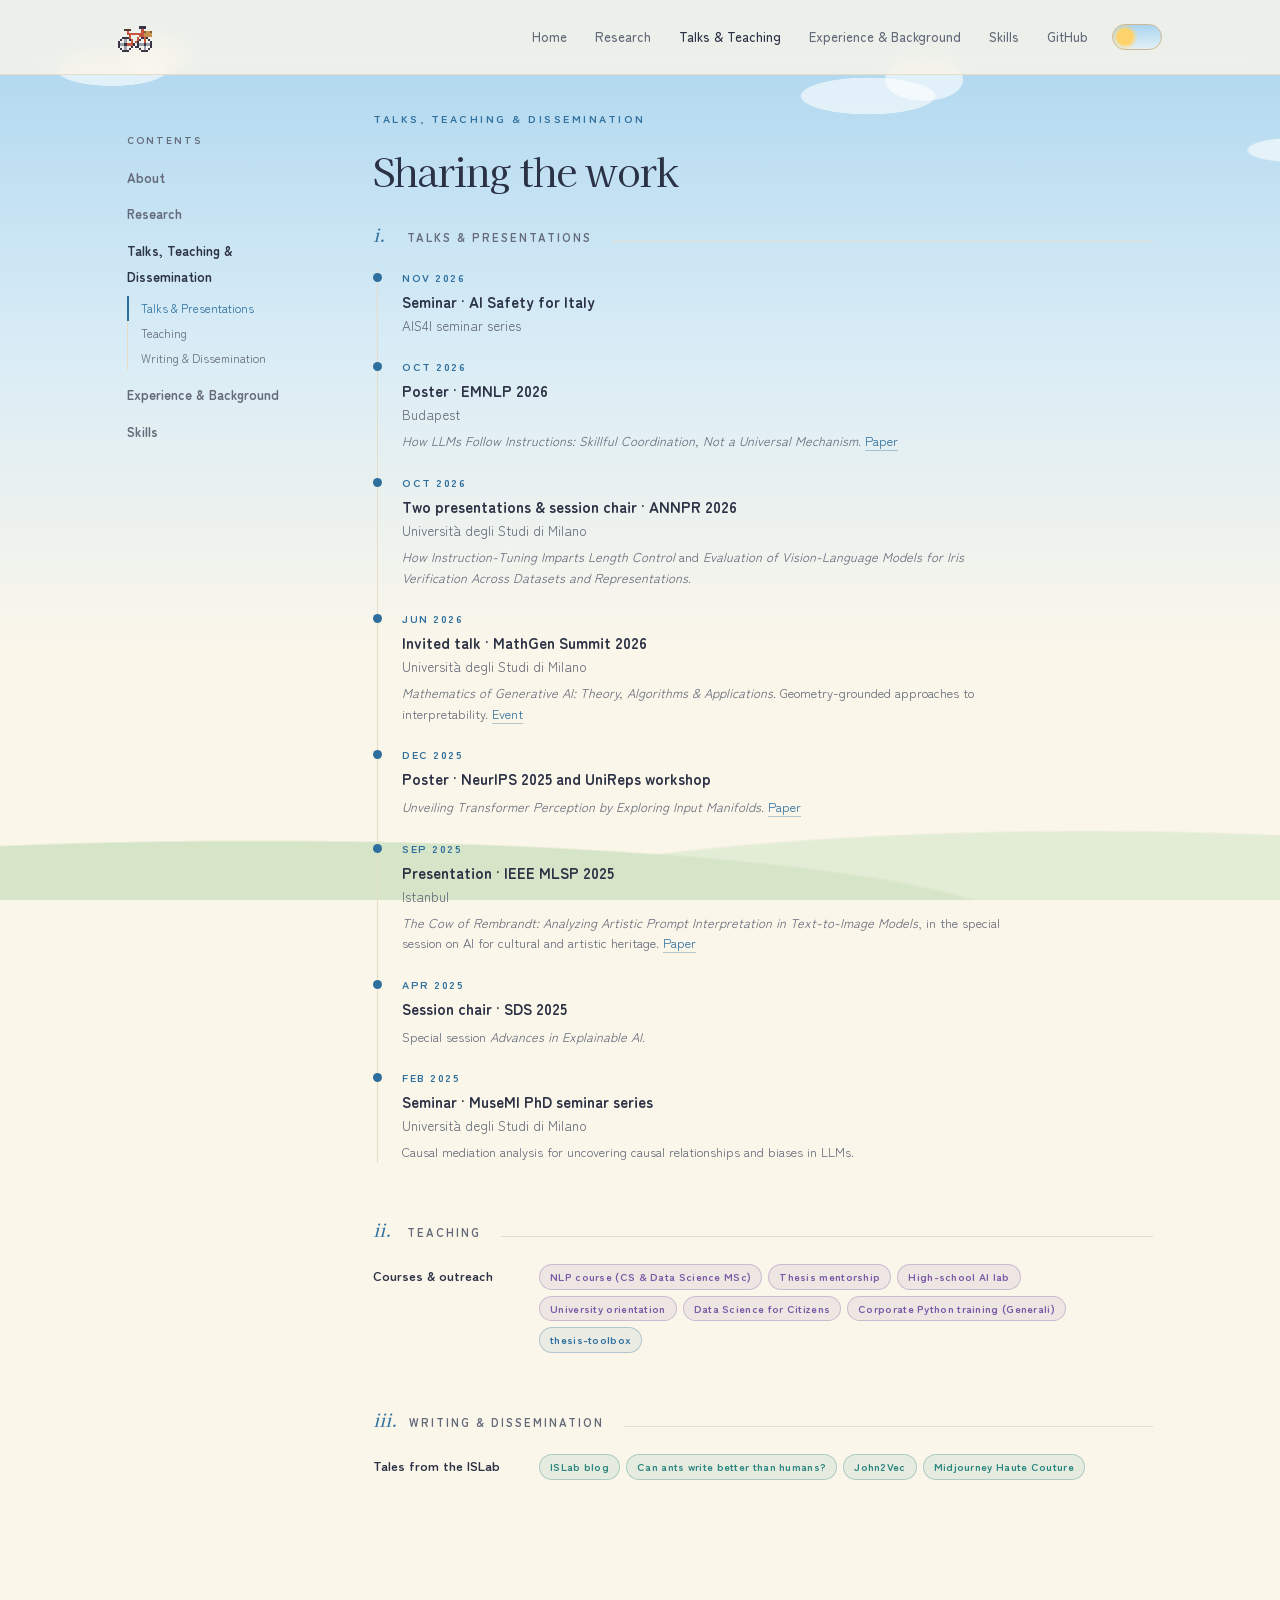
<file: talks.html>
<!DOCTYPE html>
<html lang="en">
<head>
<meta charset="UTF-8">
<meta name="viewport" content="width=device-width, initial-scale=1.0">
<title>Talks, Teaching &amp; Dissemination — Elisabetta Rocchetti</title>
<meta name="description" content="Elisabetta Rocchetti — researcher in mechanistic interpretability and AI safety.">
<link rel="preconnect" href="https://fonts.googleapis.com">
<link rel="preconnect" href="https://fonts.gstatic.com" crossorigin>
<link href="https://fonts.googleapis.com/css2?family=Kaisei+Decol:wght@400;700&family=Zen+Maru+Gothic:wght@400;500;700&display=swap" rel="stylesheet">
<script>(function(){var t=null;try{t=localStorage.getItem('theme');}catch(e){}if(t!=='light'&&t!=='dark'){t=window.matchMedia&&matchMedia('(prefers-color-scheme: dark)').matches?'dark':'light';}document.documentElement.setAttribute('data-theme',t);})();</script>
<link rel="icon" href="favicon.svg" type="image/svg+xml">
<link rel="icon" href="favicon.png" sizes="32x32" type="image/png">
<link rel="apple-touch-icon" href="apple-touch-icon.png">
<link rel="stylesheet" href="style.css">
</head>
<body>

<nav>
  <div class="nav-inner">
    <a href="index.html" class="logo" aria-label="Elisabetta Rocchetti, home"><svg class="sprite" viewBox="0 0 16 16" width="34" height="34" shape-rendering="crispEdges" aria-hidden="true"><g class="sprite-day"><g class="f1"><rect x="10" y="3" width="3" height="1" fill="#3b3346"/><rect x="3" y="4" width="3" height="1" fill="#5a3b2e"/><rect x="11" y="4" width="1" height="1" fill="#c8553d"/><rect x="4" y="5" width="1" height="1" fill="#c8553d"/><rect x="11" y="5" width="1" height="1" fill="#c8553d"/><rect x="12" y="5" width="1" height="1" fill="#8a5a2e"/><rect x="13" y="5" width="2" height="1" fill="#c9914f"/><rect x="15" y="5" width="1" height="1" fill="#8a5a2e"/><rect x="4" y="6" width="8" height="1" fill="#c8553d"/><rect x="12" y="6" width="4" height="1" fill="#c9914f"/><rect x="5" y="7" width="1" height="1" fill="#c8553d"/><rect x="10" y="7" width="2" height="1" fill="#c8553d"/><rect x="12" y="7" width="4" height="1" fill="#c9914f"/><rect x="2" y="8" width="3" height="1" fill="#3b3346"/><rect x="5" y="8" width="1" height="1" fill="#c8553d"/><rect x="9" y="8" width="1" height="1" fill="#c8553d"/><rect x="11" y="8" width="1" height="1" fill="#3b3346"/><rect x="12" y="8" width="1" height="1" fill="#c8553d"/><rect x="13" y="8" width="1" height="1" fill="#3b3346"/><rect x="1" y="9" width="1" height="1" fill="#3b3346"/><rect x="3" y="9" width="1" height="1" fill="#9aa3ad"/><rect x="5" y="9" width="1" height="1" fill="#3b3346"/><rect x="6" y="9" width="1" height="1" fill="#c8553d"/><rect x="9" y="9" width="1" height="1" fill="#c8553d"/><rect x="10" y="9" width="1" height="1" fill="#3b3346"/><rect x="12" y="9" width="1" height="1" fill="#c8553d"/><rect x="14" y="9" width="1" height="1" fill="#3b3346"/><rect x="0" y="10" width="1" height="1" fill="#3b3346"/><rect x="3" y="10" width="1" height="1" fill="#9aa3ad"/><rect x="6" y="10" width="1" height="1" fill="#c8553d"/><rect x="8" y="10" width="1" height="1" fill="#c8553d"/><rect x="9" y="10" width="1" height="1" fill="#3b3346"/><rect x="12" y="10" width="1" height="1" fill="#c8553d"/><rect x="15" y="10" width="1" height="1" fill="#3b3346"/><rect x="0" y="11" width="1" height="1" fill="#3b3346"/><rect x="1" y="11" width="2" height="1" fill="#9aa3ad"/><rect x="3" y="11" width="1" height="1" fill="#3b3346"/><rect x="4" y="11" width="3" height="1" fill="#c8553d"/><rect x="7" y="11" width="1" height="1" fill="#3b3346"/><rect x="9" y="11" width="1" height="1" fill="#3b3346"/><rect x="10" y="11" width="2" height="1" fill="#9aa3ad"/><rect x="12" y="11" width="1" height="1" fill="#3b3346"/><rect x="13" y="11" width="2" height="1" fill="#9aa3ad"/><rect x="15" y="11" width="1" height="1" fill="#3b3346"/><rect x="0" y="12" width="1" height="1" fill="#3b3346"/><rect x="3" y="12" width="1" height="1" fill="#9aa3ad"/><rect x="6" y="12" width="1" height="1" fill="#3b3346"/><rect x="8" y="12" width="2" height="1" fill="#3b3346"/><rect x="12" y="12" width="1" height="1" fill="#9aa3ad"/><rect x="15" y="12" width="1" height="1" fill="#3b3346"/><rect x="1" y="13" width="1" height="1" fill="#3b3346"/><rect x="3" y="13" width="1" height="1" fill="#9aa3ad"/><rect x="5" y="13" width="1" height="1" fill="#3b3346"/><rect x="10" y="13" width="1" height="1" fill="#3b3346"/><rect x="12" y="13" width="1" height="1" fill="#9aa3ad"/><rect x="14" y="13" width="1" height="1" fill="#3b3346"/><rect x="2" y="14" width="3" height="1" fill="#3b3346"/><rect x="11" y="14" width="3" height="1" fill="#3b3346"/></g><g class="f2"><rect x="10" y="3" width="3" height="1" fill="#3b3346"/><rect x="3" y="4" width="3" height="1" fill="#5a3b2e"/><rect x="11" y="4" width="1" height="1" fill="#c8553d"/><rect x="4" y="5" width="1" height="1" fill="#c8553d"/><rect x="11" y="5" width="1" height="1" fill="#c8553d"/><rect x="12" y="5" width="1" height="1" fill="#8a5a2e"/><rect x="13" y="5" width="2" height="1" fill="#c9914f"/><rect x="15" y="5" width="1" height="1" fill="#8a5a2e"/><rect x="4" y="6" width="8" height="1" fill="#c8553d"/><rect x="12" y="6" width="4" height="1" fill="#c9914f"/><rect x="5" y="7" width="1" height="1" fill="#c8553d"/><rect x="10" y="7" width="2" height="1" fill="#c8553d"/><rect x="12" y="7" width="4" height="1" fill="#c9914f"/><rect x="2" y="8" width="3" height="1" fill="#3b3346"/><rect x="5" y="8" width="1" height="1" fill="#c8553d"/><rect x="9" y="8" width="1" height="1" fill="#c8553d"/><rect x="11" y="8" width="1" height="1" fill="#3b3346"/><rect x="12" y="8" width="1" height="1" fill="#c8553d"/><rect x="13" y="8" width="1" height="1" fill="#3b3346"/><rect x="1" y="9" width="1" height="1" fill="#9aa3ad"/><rect x="5" y="9" width="1" height="1" fill="#9aa3ad"/><rect x="6" y="9" width="1" height="1" fill="#c8553d"/><rect x="7" y="9" width="1" height="1" fill="#3b3346"/><rect x="9" y="9" width="1" height="1" fill="#c8553d"/><rect x="10" y="9" width="1" height="1" fill="#9aa3ad"/><rect x="12" y="9" width="1" height="1" fill="#c8553d"/><rect x="14" y="9" width="1" height="1" fill="#9aa3ad"/><rect x="0" y="10" width="1" height="1" fill="#3b3346"/><rect x="2" y="10" width="1" height="1" fill="#9aa3ad"/><rect x="4" y="10" width="1" height="1" fill="#9aa3ad"/><rect x="6" y="10" width="1" height="1" fill="#3b3346"/><rect x="8" y="10" width="1" height="1" fill="#c8553d"/><rect x="9" y="10" width="1" height="1" fill="#3b3346"/><rect x="11" y="10" width="1" height="1" fill="#9aa3ad"/><rect x="12" y="10" width="1" height="1" fill="#c8553d"/><rect x="13" y="10" width="1" height="1" fill="#9aa3ad"/><rect x="15" y="10" width="1" height="1" fill="#3b3346"/><rect x="0" y="11" width="1" height="1" fill="#3b3346"/><rect x="3" y="11" width="1" height="1" fill="#3b3346"/><rect x="4" y="11" width="3" height="1" fill="#c8553d"/><rect x="7" y="11" width="1" height="1" fill="#3b3346"/><rect x="9" y="11" width="1" height="1" fill="#3b3346"/><rect x="12" y="11" width="1" height="1" fill="#3b3346"/><rect x="15" y="11" width="1" height="1" fill="#3b3346"/><rect x="0" y="12" width="1" height="1" fill="#3b3346"/><rect x="2" y="12" width="1" height="1" fill="#9aa3ad"/><rect x="4" y="12" width="1" height="1" fill="#9aa3ad"/><rect x="6" y="12" width="1" height="1" fill="#3b3346"/><rect x="9" y="12" width="1" height="1" fill="#3b3346"/><rect x="11" y="12" width="1" height="1" fill="#9aa3ad"/><rect x="13" y="12" width="1" height="1" fill="#9aa3ad"/><rect x="15" y="12" width="1" height="1" fill="#3b3346"/><rect x="1" y="13" width="1" height="1" fill="#9aa3ad"/><rect x="5" y="13" width="1" height="1" fill="#9aa3ad"/><rect x="10" y="13" width="1" height="1" fill="#9aa3ad"/><rect x="14" y="13" width="1" height="1" fill="#9aa3ad"/><rect x="2" y="14" width="3" height="1" fill="#3b3346"/><rect x="11" y="14" width="3" height="1" fill="#3b3346"/></g></g><g class="sprite-night"><g class="f1"><rect x="6" y="1" width="1" height="1" fill="#c2361b"/><rect x="9" y="1" width="1" height="1" fill="#c2361b"/><rect x="2" y="2" width="1" height="1" fill="#c2361b"/><rect x="5" y="2" width="1" height="1" fill="#c2361b"/><rect x="6" y="2" width="1" height="1" fill="#ff7a1a"/><rect x="7" y="2" width="2" height="1" fill="#c2361b"/><rect x="9" y="2" width="1" height="1" fill="#ff7a1a"/><rect x="10" y="2" width="1" height="1" fill="#c2361b"/><rect x="13" y="2" width="1" height="1" fill="#c2361b"/><rect x="1" y="3" width="1" height="1" fill="#c2361b"/><rect x="2" y="3" width="1" height="1" fill="#ff7a1a"/><rect x="3" y="3" width="1" height="1" fill="#c2361b"/><rect x="5" y="3" width="1" height="1" fill="#c2361b"/><rect x="6" y="3" width="4" height="1" fill="#ff7a1a"/><rect x="10" y="3" width="1" height="1" fill="#c2361b"/><rect x="12" y="3" width="1" height="1" fill="#c2361b"/><rect x="13" y="3" width="1" height="1" fill="#ff7a1a"/><rect x="14" y="3" width="1" height="1" fill="#c2361b"/><rect x="1" y="4" width="1" height="1" fill="#c2361b"/><rect x="2" y="4" width="2" height="1" fill="#ff7a1a"/><rect x="4" y="4" width="1" height="1" fill="#c2361b"/><rect x="5" y="4" width="6" height="1" fill="#ff7a1a"/><rect x="11" y="4" width="1" height="1" fill="#c2361b"/><rect x="12" y="4" width="2" height="1" fill="#ff7a1a"/><rect x="14" y="4" width="1" height="1" fill="#c2361b"/><rect x="0" y="5" width="1" height="1" fill="#c2361b"/><rect x="1" y="5" width="6" height="1" fill="#ff7a1a"/><rect x="7" y="5" width="2" height="1" fill="#ffc93c"/><rect x="9" y="5" width="6" height="1" fill="#ff7a1a"/><rect x="15" y="5" width="1" height="1" fill="#c2361b"/><rect x="0" y="6" width="1" height="1" fill="#c2361b"/><rect x="1" y="6" width="2" height="1" fill="#ff7a1a"/><rect x="3" y="6" width="10" height="1" fill="#ffc93c"/><rect x="13" y="6" width="2" height="1" fill="#ff7a1a"/><rect x="15" y="6" width="1" height="1" fill="#c2361b"/><rect x="0" y="7" width="1" height="1" fill="#c2361b"/><rect x="1" y="7" width="1" height="1" fill="#ff7a1a"/><rect x="2" y="7" width="1" height="1" fill="#ffc93c"/><rect x="3" y="7" width="2" height="1" fill="#fffaf0"/><rect x="5" y="7" width="6" height="1" fill="#ffc93c"/><rect x="11" y="7" width="2" height="1" fill="#fffaf0"/><rect x="13" y="7" width="1" height="1" fill="#ffc93c"/><rect x="14" y="7" width="1" height="1" fill="#ff7a1a"/><rect x="15" y="7" width="1" height="1" fill="#c2361b"/><rect x="0" y="8" width="1" height="1" fill="#c2361b"/><rect x="1" y="8" width="1" height="1" fill="#ff7a1a"/><rect x="2" y="8" width="1" height="1" fill="#ffc93c"/><rect x="3" y="8" width="1" height="1" fill="#fffaf0"/><rect x="4" y="8" width="1" height="1" fill="#1d1310"/><rect x="5" y="8" width="6" height="1" fill="#ffc93c"/><rect x="11" y="8" width="1" height="1" fill="#1d1310"/><rect x="12" y="8" width="1" height="1" fill="#fffaf0"/><rect x="13" y="8" width="1" height="1" fill="#ffc93c"/><rect x="14" y="8" width="1" height="1" fill="#ff7a1a"/><rect x="15" y="8" width="1" height="1" fill="#c2361b"/><rect x="0" y="9" width="1" height="1" fill="#c2361b"/><rect x="1" y="9" width="1" height="1" fill="#ff7a1a"/><rect x="2" y="9" width="1" height="1" fill="#ffc93c"/><rect x="3" y="9" width="1" height="1" fill="#fffaf0"/><rect x="4" y="9" width="1" height="1" fill="#1d1310"/><rect x="5" y="9" width="6" height="1" fill="#ffc93c"/><rect x="11" y="9" width="1" height="1" fill="#1d1310"/><rect x="12" y="9" width="1" height="1" fill="#fffaf0"/><rect x="13" y="9" width="1" height="1" fill="#ffc93c"/><rect x="14" y="9" width="1" height="1" fill="#ff7a1a"/><rect x="15" y="9" width="1" height="1" fill="#c2361b"/><rect x="0" y="10" width="1" height="1" fill="#c2361b"/><rect x="1" y="10" width="1" height="1" fill="#ff7a1a"/><rect x="2" y="10" width="12" height="1" fill="#ffc93c"/><rect x="14" y="10" width="1" height="1" fill="#ff7a1a"/><rect x="15" y="10" width="1" height="1" fill="#c2361b"/><rect x="0" y="11" width="1" height="1" fill="#c2361b"/><rect x="1" y="11" width="2" height="1" fill="#ff7a1a"/><rect x="3" y="11" width="1" height="1" fill="#ffc93c"/><rect x="4" y="11" width="1" height="1" fill="#5a1a0c"/><rect x="5" y="11" width="6" height="1" fill="#ffc93c"/><rect x="11" y="11" width="1" height="1" fill="#5a1a0c"/><rect x="12" y="11" width="1" height="1" fill="#ffc93c"/><rect x="13" y="11" width="2" height="1" fill="#ff7a1a"/><rect x="15" y="11" width="1" height="1" fill="#c2361b"/><rect x="1" y="12" width="1" height="1" fill="#c2361b"/><rect x="2" y="12" width="2" height="1" fill="#ff7a1a"/><rect x="4" y="12" width="1" height="1" fill="#ffc93c"/><rect x="5" y="12" width="6" height="1" fill="#5a1a0c"/><rect x="11" y="12" width="1" height="1" fill="#ffc93c"/><rect x="12" y="12" width="2" height="1" fill="#ff7a1a"/><rect x="14" y="12" width="1" height="1" fill="#c2361b"/><rect x="1" y="13" width="2" height="1" fill="#c2361b"/><rect x="3" y="13" width="3" height="1" fill="#ff7a1a"/><rect x="6" y="13" width="4" height="1" fill="#ffc93c"/><rect x="10" y="13" width="3" height="1" fill="#ff7a1a"/><rect x="13" y="13" width="2" height="1" fill="#c2361b"/><rect x="2" y="14" width="12" height="1" fill="#c2361b"/><rect x="1" y="15" width="14" height="1" fill="#6b4228"/></g><g class="f2"><rect x="10" y="1" width="1" height="1" fill="#c2361b"/><rect x="1" y="2" width="1" height="1" fill="#c2361b"/><rect x="6" y="2" width="1" height="1" fill="#c2361b"/><rect x="9" y="2" width="1" height="1" fill="#c2361b"/><rect x="14" y="2" width="1" height="1" fill="#c2361b"/><rect x="1" y="3" width="2" height="1" fill="#c2361b"/><rect x="5" y="3" width="1" height="1" fill="#c2361b"/><rect x="6" y="3" width="1" height="1" fill="#ff7a1a"/><rect x="7" y="3" width="2" height="1" fill="#c2361b"/><rect x="9" y="3" width="1" height="1" fill="#ff7a1a"/><rect x="10" y="3" width="1" height="1" fill="#c2361b"/><rect x="13" y="3" width="2" height="1" fill="#c2361b"/><rect x="1" y="4" width="1" height="1" fill="#c2361b"/><rect x="2" y="4" width="1" height="1" fill="#ff7a1a"/><rect x="3" y="4" width="1" height="1" fill="#c2361b"/><rect x="5" y="4" width="1" height="1" fill="#c2361b"/><rect x="6" y="4" width="4" height="1" fill="#ff7a1a"/><rect x="10" y="4" width="1" height="1" fill="#c2361b"/><rect x="12" y="4" width="1" height="1" fill="#c2361b"/><rect x="13" y="4" width="1" height="1" fill="#ff7a1a"/><rect x="14" y="4" width="1" height="1" fill="#c2361b"/><rect x="0" y="5" width="1" height="1" fill="#c2361b"/><rect x="1" y="5" width="6" height="1" fill="#ff7a1a"/><rect x="7" y="5" width="2" height="1" fill="#ffc93c"/><rect x="9" y="5" width="6" height="1" fill="#ff7a1a"/><rect x="15" y="5" width="1" height="1" fill="#c2361b"/><rect x="0" y="6" width="1" height="1" fill="#c2361b"/><rect x="1" y="6" width="2" height="1" fill="#ff7a1a"/><rect x="3" y="6" width="10" height="1" fill="#ffc93c"/><rect x="13" y="6" width="2" height="1" fill="#ff7a1a"/><rect x="15" y="6" width="1" height="1" fill="#c2361b"/><rect x="0" y="7" width="1" height="1" fill="#c2361b"/><rect x="1" y="7" width="1" height="1" fill="#ff7a1a"/><rect x="2" y="7" width="1" height="1" fill="#ffc93c"/><rect x="3" y="7" width="2" height="1" fill="#fffaf0"/><rect x="5" y="7" width="6" height="1" fill="#ffc93c"/><rect x="11" y="7" width="2" height="1" fill="#fffaf0"/><rect x="13" y="7" width="1" height="1" fill="#ffc93c"/><rect x="14" y="7" width="1" height="1" fill="#ff7a1a"/><rect x="15" y="7" width="1" height="1" fill="#c2361b"/><rect x="0" y="8" width="1" height="1" fill="#c2361b"/><rect x="1" y="8" width="1" height="1" fill="#ff7a1a"/><rect x="2" y="8" width="1" height="1" fill="#ffc93c"/><rect x="3" y="8" width="1" height="1" fill="#fffaf0"/><rect x="4" y="8" width="1" height="1" fill="#1d1310"/><rect x="5" y="8" width="6" height="1" fill="#ffc93c"/><rect x="11" y="8" width="1" height="1" fill="#1d1310"/><rect x="12" y="8" width="1" height="1" fill="#fffaf0"/><rect x="13" y="8" width="1" height="1" fill="#ffc93c"/><rect x="14" y="8" width="1" height="1" fill="#ff7a1a"/><rect x="15" y="8" width="1" height="1" fill="#c2361b"/><rect x="0" y="9" width="1" height="1" fill="#c2361b"/><rect x="1" y="9" width="1" height="1" fill="#ff7a1a"/><rect x="2" y="9" width="1" height="1" fill="#ffc93c"/><rect x="3" y="9" width="1" height="1" fill="#fffaf0"/><rect x="4" y="9" width="1" height="1" fill="#1d1310"/><rect x="5" y="9" width="6" height="1" fill="#ffc93c"/><rect x="11" y="9" width="1" height="1" fill="#1d1310"/><rect x="12" y="9" width="1" height="1" fill="#fffaf0"/><rect x="13" y="9" width="1" height="1" fill="#ffc93c"/><rect x="14" y="9" width="1" height="1" fill="#ff7a1a"/><rect x="15" y="9" width="1" height="1" fill="#c2361b"/><rect x="0" y="10" width="1" height="1" fill="#c2361b"/><rect x="1" y="10" width="1" height="1" fill="#ff7a1a"/><rect x="2" y="10" width="12" height="1" fill="#ffc93c"/><rect x="14" y="10" width="1" height="1" fill="#ff7a1a"/><rect x="15" y="10" width="1" height="1" fill="#c2361b"/><rect x="0" y="11" width="1" height="1" fill="#c2361b"/><rect x="1" y="11" width="2" height="1" fill="#ff7a1a"/><rect x="3" y="11" width="1" height="1" fill="#ffc93c"/><rect x="4" y="11" width="1" height="1" fill="#5a1a0c"/><rect x="5" y="11" width="6" height="1" fill="#ffc93c"/><rect x="11" y="11" width="1" height="1" fill="#5a1a0c"/><rect x="12" y="11" width="1" height="1" fill="#ffc93c"/><rect x="13" y="11" width="2" height="1" fill="#ff7a1a"/><rect x="15" y="11" width="1" height="1" fill="#c2361b"/><rect x="1" y="12" width="1" height="1" fill="#c2361b"/><rect x="2" y="12" width="2" height="1" fill="#ff7a1a"/><rect x="4" y="12" width="1" height="1" fill="#ffc93c"/><rect x="5" y="12" width="6" height="1" fill="#5a1a0c"/><rect x="11" y="12" width="1" height="1" fill="#ffc93c"/><rect x="12" y="12" width="2" height="1" fill="#ff7a1a"/><rect x="14" y="12" width="1" height="1" fill="#c2361b"/><rect x="1" y="13" width="2" height="1" fill="#c2361b"/><rect x="3" y="13" width="3" height="1" fill="#ff7a1a"/><rect x="6" y="13" width="4" height="1" fill="#ffc93c"/><rect x="10" y="13" width="3" height="1" fill="#ff7a1a"/><rect x="13" y="13" width="2" height="1" fill="#c2361b"/><rect x="2" y="14" width="12" height="1" fill="#c2361b"/><rect x="1" y="15" width="14" height="1" fill="#6b4228"/></g></g></svg></a>
    <div class="nav-links">
      <a href="index.html">Home</a>
      <a href="research.html">Research</a>
      <a href="talks.html" class="active">Talks &amp; Teaching</a>
      <a href="background.html">Experience &amp; Background</a>
      <a href="skills.html">Skills</a>
      <a href="https://github.com/eliroc98" target="_blank" class="nav-gh">GitHub</a>
    </div>
    <button class="theme-toggle" type="button" aria-label="Switch to dark theme"></button>
  </div>
</nav>

<div class="layout">
  <aside class="toc" aria-label="Contents">
    <div class="toc-label">Contents</div>
    <ul class="toc-pages">
      <li class="toc-page">
        <a href="index.html">About</a>
      </li>
      <li class="toc-page">
        <a href="research.html">Research</a>
      </li>
      <li class="toc-page current">
        <a href="talks.html">Talks, Teaching &amp; Dissemination</a>
        <ul class="toc-sub">
          <li><a href="#talks">Talks &amp; Presentations</a></li>
          <li><a href="#teaching">Teaching</a></li>
          <li><a href="#dissemination">Writing &amp; Dissemination</a></li>
        </ul>
      </li>
      <li class="toc-page">
        <a href="background.html">Experience &amp; Background</a>
      </li>
      <li class="toc-page">
        <a href="skills.html">Skills</a>
      </li>
    </ul>
  </aside>

<main class="page">
  <section id="talks-teaching">
    <div class="overline">Talks, Teaching &amp; Dissemination</div>
    <h1 class="research-title">Sharing the work</h1>

  <div class="section" id="talks">
    <div class="section-header">
      <span class="section-number">i.</span>
      <span class="section-title">Talks &amp; Presentations</span>
      <div class="section-line"></div>
    </div>
      <div class="edu-list">
        <div class="edu-item">
          <div class="edu-years">Nov 2026</div>
          <div class="edu-degree">Seminar · AI Safety for Italy</div>
          <div class="edu-school">AIS4I seminar series</div>
        </div>
        <div class="edu-item">
          <div class="edu-years">Oct 2026</div>
          <div class="edu-degree">Poster · EMNLP 2026</div>
          <div class="edu-school">Budapest</div>
          <div class="edu-detail"><em>How LLMs Follow Instructions: Skillful Coordination, Not a Universal Mechanism</em>. <a href="https://arxiv.org/abs/2604.06015" target="_blank">Paper</a></div>
        </div>
        <div class="edu-item">
          <div class="edu-years">Oct 2026</div>
          <div class="edu-degree">Two presentations &amp; session chair · ANNPR 2026</div>
          <div class="edu-school">Università degli Studi di Milano</div>
          <div class="edu-detail"><em>How Instruction-Tuning Imparts Length Control</em> and <em>Evaluation of Vision-Language Models for Iris Verification Across Datasets and Representations</em>.</div>
        </div>
        <div class="edu-item">
          <div class="edu-years">Jun 2026</div>
          <div class="edu-degree">Invited talk · MathGen Summit 2026</div>
          <div class="edu-school">Università degli Studi di Milano</div>
          <div class="edu-detail"><em>Mathematics of Generative AI: Theory, Algorithms &amp; Applications</em>. Geometry-grounded approaches to interpretability. <a href="https://sites.unimi.it/mathgen/" target="_blank">Event</a></div>
        </div>
        <div class="edu-item">
          <div class="edu-years">Dec 2025</div>
          <div class="edu-degree">Poster · NeurIPS 2025 and UniReps workshop</div>
                    <div class="edu-detail"><em>Unveiling Transformer Perception by Exploring Input Manifolds</em>. <a href="https://openreview.net/forum?id=2sZSxmswxn" target="_blank">Paper</a></div>
        </div>
        <div class="edu-item">
          <div class="edu-years">Sep 2025</div>
          <div class="edu-degree">Presentation · IEEE MLSP 2025</div>
          <div class="edu-school">Istanbul</div>
          <div class="edu-detail"><em>The Cow of Rembrandt: Analyzing Artistic Prompt Interpretation in Text-to-Image Models</em>, in the special session on AI for cultural and artistic heritage. <a href="https://ieeexplore.ieee.org/abstract/document/11204333" target="_blank">Paper</a></div>
        </div>
        <div class="edu-item">
          <div class="edu-years">Apr 2025</div>
          <div class="edu-degree">Session chair · SDS 2025</div>
                    <div class="edu-detail">Special session <em>Advances in Explainable AI</em>.</div>
        </div>
        <div class="edu-item">
          <div class="edu-years">Feb 2025</div>
          <div class="edu-degree">Seminar · MuseMI PhD seminar series</div>
          <div class="edu-school">Università degli Studi di Milano</div>
          <div class="edu-detail">Causal mediation analysis for uncovering causal relationships and biases in LLMs.</div>
        </div>
      </div>
  </div>

  <div class="section" id="teaching">
    <div class="section-header">
      <span class="section-number">ii.</span>
      <span class="section-title">Teaching</span>
      <div class="section-line"></div>
    </div>
    <div class="tag-cloud">
      <div class="tag-row">
        <div class="tag-label">Courses &amp; outreach</div>
        <div class="tag-list">
          <span class="ev teaching">NLP course (CS &amp; Data Science MSc)</span>
          <span class="ev teaching">Thesis mentorship</span>
          <span class="ev teaching">High-school AI lab</span>
          <span class="ev teaching">University orientation</span>
          <span class="ev teaching">Data Science for Citizens</span>
          <span class="ev teaching">Corporate Python training (Generali)</span>
          <a class="ev repo" href="https://github.com/umilISLab/thesis-toolbox" target="_blank">thesis-toolbox</a>
        </div>
      </div>
    </div>
  </div>

  <div class="section" id="dissemination">
    <div class="section-header">
      <span class="section-number">iii.</span>
      <span class="section-title">Writing &amp; Dissemination</span>
      <div class="section-line"></div>
    </div>
    <div class="tag-cloud">
      <div class="tag-row">
        <div class="tag-label">Tales from the ISLab</div>
        <div class="tag-list">
          <a class="ev writing" href="https://islab.di.unimi.it/blog?page=1" target="_blank">ISLab blog</a>
          <span class="ev writing">Can ants write better than humans?</span>
          <a class="ev writing" href="http://tales.islab.di.unimi.it/2023/03/27/john2vec-or-embedding-deweys-philosophy/" target="_blank">John2Vec</a>
          <a class="ev writing" href="http://tales.islab.di.unimi.it/2024/03/25/midjourney-haute-couture/" target="_blank">Midjourney Haute Couture</a>
        </div>
      </div>
    </div>
  </div>
  </section>
</main>
</div>

<script src="toc.js"></script>
<script src="theme.js"></script>
</body>
</html>
</file>
<file: style.css>
/* ─────────────────────────────────────────────
     Themes
     Light: a summer afternoon on the hill (sky, paper, wood)
     Dark:  a hearth at night (embers, soot, flame)
     ───────────────────────────────────────────── */
  :root {
    color-scheme: light;
    --font-body: 'Zen Maru Gothic', 'Hiragino Maru Gothic ProN', sans-serif;
    --font-display: 'Kaisei Decol', Georgia, serif;

    --bg: #fbf6ea;
    --sky-top: #a9d4ee;
    --sky-mid: #d8ecf6;
    --cloud: rgba(255, 255, 255, 0.6);
    --hill-far: #cfe3c4;
    --hill-near: #b9d6a9;
    --nav-bg: rgba(251, 246, 234, 0.82);
    --surface: #fffdf7;
    --surface-hover: #fffaf0;
    --border: #e7dcc6;
    --border-strong: #cdb894;
    --chip-bg: rgba(120, 90, 50, 0.05);
    --shadow: 0 1px 0 rgba(120, 90, 50, 0.06), 0 10px 24px -16px rgba(80, 60, 30, 0.35);
    --shadow-hover: 0 1px 0 rgba(120, 90, 50, 0.08), 0 16px 30px -16px rgba(47, 110, 158, 0.35);
    --text: #2c3245;
    --text-muted: #646a7a;
    --accent: #2e6f9e;
    --green: #3d8a5a;
    --blue: #3a6fb8;
    --amber: #a8701f;
    --purple: #7a5aa6;
    --white: #4b4f60;
    --orange: #c0602f;
    --teal: #2a8580;
    --section-accent: #2e6f9e;
    --section-green: #c8553d;
    --section-blue: #d29a2e;
    --section-purple: #5f9e6e;
    --section-amber: #8a6bb8;
    --ember: transparent;
  }

  :root[data-theme="dark"] {
    color-scheme: dark;
    --bg: #120d0c;
    --sky-top: #17121f;
    --sky-mid: #120d0c;
    --cloud: transparent;
    --hill-far: transparent;
    --hill-near: transparent;
    --nav-bg: rgba(18, 13, 12, 0.84);
    --surface: #1c1412;
    --surface-hover: #241915;
    --border: #3a2a23;
    --border-strong: #6a4130;
    --chip-bg: rgba(255, 170, 90, 0.04);
    --shadow: 0 10px 28px -18px rgba(0, 0, 0, 0.8);
    --shadow-hover: 0 0 0 1px rgba(255, 138, 61, 0.15), 0 14px 36px -14px rgba(255, 110, 40, 0.35);
    --text: #f5e8d5;
    --text-muted: #b49e8a;
    --accent: #ff8a3d;
    --green: #a8d67e;
    --blue: #7fb6ff;
    --amber: #ffc93c;
    --purple: #cda6ff;
    --white: #f5e8d5;
    --orange: #ff9f5a;
    --teal: #6fd0c4;
    --section-accent: #ff8a3d;
    --section-green: #ffc93c;
    --section-blue: #e0472b;
    --section-purple: #7fb6ff;
    --section-amber: #f5e8d5;
    --ember: #ffb45c;
  }

  /* No-JS fallback: follow the system setting */
  @media (prefers-color-scheme: dark) {
    :root:not([data-theme]) {
      color-scheme: dark;
      --bg: #120d0c; --sky-top: #17121f; --sky-mid: #120d0c; --cloud: transparent;
      --hill-far: transparent; --hill-near: transparent; --nav-bg: rgba(18, 13, 12, 0.84);
      --surface: #1c1412; --surface-hover: #241915; --border: #3a2a23; --border-strong: #6a4130;
      --chip-bg: rgba(255, 170, 90, 0.04); --shadow: 0 10px 28px -18px rgba(0, 0, 0, 0.8);
      --shadow-hover: 0 0 0 1px rgba(255, 138, 61, 0.15), 0 14px 36px -14px rgba(255, 110, 40, 0.35);
      --text: #f5e8d5; --text-muted: #b49e8a; --accent: #ff8a3d; --green: #a8d67e; --blue: #7fb6ff;
      --amber: #ffc93c; --purple: #cda6ff; --white: #f5e8d5; --orange: #ff9f5a; --teal: #6fd0c4;
      --section-accent: #ff8a3d; --section-green: #ffc93c; --section-blue: #e0472b;
      --section-purple: #7fb6ff; --section-amber: #f5e8d5; --ember: #ffb45c;
    }
  }

  :root {
    --accent-glow: color-mix(in srgb, var(--accent) 16%, transparent);
    --accent-soft: color-mix(in srgb, var(--accent) 8%, transparent);
    --green-soft: color-mix(in srgb, var(--green) 10%, transparent);
    --blue-soft: color-mix(in srgb, var(--blue) 10%, transparent);
    --amber-soft: color-mix(in srgb, var(--amber) 11%, transparent);
    --purple-soft: color-mix(in srgb, var(--purple) 10%, transparent);
    --white-soft: color-mix(in srgb, var(--white) 8%, transparent);
    --orange-soft: color-mix(in srgb, var(--orange) 10%, transparent);
    --teal-soft: color-mix(in srgb, var(--teal) 10%, transparent);
  }

  * { margin: 0; padding: 0; box-sizing: border-box; }

  body {
    font-family: var(--font-body);
    background: var(--bg);
    transition: background-color 0.4s, color 0.4s;
    color: var(--text);
    line-height: 1.65;
    -webkit-font-smoothing: antialiased;
  }

  html { scroll-behavior: smooth; }

  .layout {
    max-width: 1100px;
    margin: 0 auto;
    padding: 110px 28px 0;
    display: grid;
    grid-template-columns: 190px minmax(0, 780px);
    gap: 56px;
    justify-content: center;
  }

  .page { min-width: 0; padding-bottom: 100px; }

  nav {
    position: fixed;
    top: 0;
    left: 0;
    right: 0;
    background: var(--nav-bg);
    backdrop-filter: blur(10px);
    border-bottom: 1px solid var(--border);
    z-index: 100;
  }

  nav .nav-inner {
    max-width: 1100px;
    margin: 0 auto;
    padding: 20px 28px;
    display: flex;
    justify-content: space-between;
    align-items: center;
  }

  nav .logo {
    font-family: var(--font-display);
    font-size: 1.1rem;
    color: var(--text);
    text-decoration: none;
    font-style: italic;
  }

  nav .nav-links {
    display: flex;
    gap: 28px;
  }

  nav a {
    font-size: 0.82rem;
    font-weight: 500;
    color: var(--text-muted);
    text-decoration: none;
    transition: color 0.2s;
  }

  nav a:hover { color: var(--accent); }
  nav a.active { color: var(--text); }

  .hero { padding: 20px 0 64px; }
  .hero .links { margin-top: 0; }

  

  .research-title {
    font-family: var(--font-display);
    font-size: 2.4rem;
    font-weight: 400;
    letter-spacing: -1px;
    line-height: 1.15;
    margin-bottom: 28px;
  }


  .overline {
    font-size: 0.68rem;
    font-weight: 600;
    letter-spacing: 2.5px;
    text-transform: uppercase;
    color: var(--accent);
    margin-bottom: 20px;
  }

  h1 {
    font-family: var(--font-display);
    font-size: 4rem;
    font-weight: 400;
    color: var(--text);
    letter-spacing: -1px;
    line-height: 1.12;
    margin-bottom: 24px;
  }

  .subtitle {
    font-size: 1.15rem;
    color: var(--text-muted);
    max-width: 580px;
    line-height: 1.75;
    margin-bottom: 32px;
  }

  .hero .subtitle { margin-bottom: 10px; }

  .quote {
    font-family: var(--font-display);
    font-style: italic;
    font-size: 1.15rem;
    color: var(--accent);
    margin-bottom: 32px;
  }

  .quote span {
    font-family: var(--font-body);
    font-style: normal;
    font-size: 0.78rem;
    color: var(--text-muted);
    margin-left: 6px;
  }

  .bio {
    font-size: 0.92rem;
    color: var(--text-muted);
    max-width: 620px;
    line-height: 1.7;
    margin-bottom: 36px;
  }

  .bio strong {
    color: var(--text);
    font-weight: 600;
  }

  .links {
    display: flex;
    gap: 20px;
    margin-top: 48px;
    flex-wrap: wrap;
  }

  .links a {
    font-size: 0.78rem;
    font-weight: 600;
    color: var(--text-muted);
    text-decoration: none;
    letter-spacing: 0.4px;
    display: flex;
    align-items: center;
    gap: 5px;
    transition: color 0.2s;
  }
  .links a:hover { color: var(--text); }
  .links a::before {
    content: '';
    width: 4px;
    height: 4px;
    border-radius: 50%;
    background: var(--border);
  }

  .divider {
    width: 100%;
    height: 1px;
    background: var(--border);
    margin: 40px 0;
  }

  /* ─── Section ─── */
  .section { margin-bottom: 52px; }

  .section-header {
    display: flex;
    align-items: baseline;
    gap: 12px;
    margin-bottom: 20px;
  }

  .section-number {
    font-family: var(--font-display);
    font-size: 1.1rem;
    color: var(--accent);
    font-style: italic;
    min-width: 22px;
  }

  .section-title {
    font-size: 0.72rem;
    font-weight: 700;
    letter-spacing: 2px;
    text-transform: uppercase;
    color: var(--text-muted);
  }

  .section-line {
    flex: 1;
    height: 1px;
    background: var(--border);
    margin-left: 8px;
  }

  /* ─── Skill Items ─── */
  .skills {
    display: flex;
    flex-direction: column;
    gap: 10px;
  }

  .skill {
    background: var(--surface);
    border: 1px solid var(--border);
    border-radius: 14px;
    padding: 20px 22px;
    transition: border-color 0.3s, background 0.3s, box-shadow 0.3s, transform 0.3s;
  }

  .skill:hover {
    border-color: var(--border-strong);
    background: var(--surface-hover);
  }

  .skill.primary {
    border-left: 3px solid var(--accent);
    background: linear-gradient(135deg, var(--accent-soft) 0%, var(--surface) 60%);
  }
  .skill.primary:hover {
    background: linear-gradient(135deg, var(--accent-glow) 0%, var(--surface-hover) 60%);
  }

  .skill-top {
    display: flex;
    align-items: center;
    gap: 12px;
    margin-bottom: 8px;
  }

  .skill-dot {
    width: 8px;
    height: 8px;
    border-radius: 50%;
    flex-shrink: 0;
  }

  .skill-name {
    font-weight: 650;
    font-size: 0.92rem;
    color: var(--text);
  }

  .skill-desc {
    font-size: 0.82rem;
    color: var(--text-muted);
    line-height: 1.65;
    padding-left: 20px;
  }

  .evidence {
    display: flex;
    flex-wrap: wrap;
    gap: 6px;
    margin-top: 12px;
    padding-left: 20px;
  }

  .ev {
    font-size: 0.67rem;
    font-weight: 600;
    letter-spacing: 0.3px;
    padding: 3px 10px;
    border-radius: 999px;
    background: var(--chip-bg);
    color: var(--text-muted);
    border: 1px solid var(--border);
    text-decoration: none;
    transition: border-color 0.2s;
  }

  a.ev:hover { border-color: var(--text-muted); }

  .ev.repo {
    color: var(--accent);
    border-color: color-mix(in srgb, var(--accent) 30%, transparent);
    background: var(--accent-soft);
  }

  .ev.repo.private {
    border-style: dashed;
    opacity: 0.75;
  }

  .ev.repo.private::after {
    content: ' 🔒';
    font-size: 0.6rem;
  }

  .ev.pub {
    color: var(--green);
    border-color: color-mix(in srgb, var(--green) 30%, transparent);
    background: var(--green-soft);
  }

  .ev.tool {
    color: var(--blue);
    border-color: color-mix(in srgb, var(--blue) 30%, transparent);
    background: var(--blue-soft);
  }

  .ev.concept {
    color: var(--amber);
    border-color: color-mix(in srgb, var(--amber) 30%, transparent);
    background: var(--amber-soft);
  }

  .ev.upskilling {
    color: var(--white);
    border-color: color-mix(in srgb, var(--white) 30%, transparent);
    background: var(--white-soft);
  }

  .ev.community {
    color: var(--orange);
    border-color: color-mix(in srgb, var(--orange) 30%, transparent);
    background: var(--orange-soft);
  }

  .ev.teaching {
    color: var(--purple);
    border-color: color-mix(in srgb, var(--purple) 30%, transparent);
    background: var(--purple-soft);
  }

  .ev.writing {
    color: var(--teal);
    border-color: color-mix(in srgb, var(--teal) 30%, transparent);
    background: var(--teal-soft);
  }

  /* ─── Legend ─── */
  .legend {
    display: flex;
    gap: 20px;
    margin-bottom: 36px;
    flex-wrap: wrap;
  }

  .legend-item {
    display: flex;
    align-items: center;
    gap: 6px;
    font-size: 0.68rem;
    color: var(--text-muted);
    letter-spacing: 0.3px;
  }

  .legend-dot {
    width: 8px;
    height: 8px;
    border-radius: 3px;
  }

  /* ─── News ─── */
  .news-scroll {
    max-height: 360px;
    overflow-y: auto;
    padding: 0 10px 28px 0;
    border-top: 1px solid var(--border);
    border-bottom: 1px solid var(--border);
    -webkit-mask-image: linear-gradient(to bottom, #000 82%, transparent);
    mask-image: linear-gradient(to bottom, #000 82%, transparent);
    scrollbar-width: thin;
    scrollbar-color: var(--border) transparent;
  }
  .news-scroll:focus-visible { outline: 1px solid var(--accent); outline-offset: 4px; }
  .news-scroll::-webkit-scrollbar { width: 6px; }
  .news-scroll::-webkit-scrollbar-thumb { background: var(--border); border-radius: 3px; }

  .news-list { list-style: none; display: flex; flex-direction: column; }

  .news-item {
    display: grid;
    grid-template-columns: 90px 1fr;
    gap: 16px;
    padding: 12px 0;
    border-bottom: 1px solid var(--border);
    align-items: baseline;
  }

  .news-item:last-child { border-bottom: none; }


  .news-date {
    font-size: 0.68rem;
    font-weight: 600;
    letter-spacing: 1.5px;
    text-transform: uppercase;
    color: var(--accent);
    white-space: nowrap;
  }

  .news-text { font-size: 0.86rem; color: var(--text-muted); line-height: 1.6; }
  .news-text strong { color: var(--text); font-weight: 600; }
  .news-text a {
    color: var(--text);
    text-decoration: none;
    border-bottom: 1px solid color-mix(in srgb, var(--accent) 45%, transparent);
    transition: border-color 0.2s;
  }
  .news-text a:hover { border-bottom-color: var(--accent); }

  /* ─── Education ─── */
  

  .edu-list {
    border-left: 1px solid var(--border);
    margin-left: 4px;
    display: flex;
    flex-direction: column;
    gap: 22px;
  }

  .edu-item { position: relative; padding-left: 24px; }

  .edu-item::before {
    content: '';
    position: absolute;
    left: -5px;
    top: 4px;
    width: 9px;
    height: 9px;
    border-radius: 50%;
    background: var(--accent);
  }

  .edu-degree { font-weight: 600; font-size: 0.95rem; color: var(--text); }

  .edu-years {
    font-size: 0.68rem;
    font-weight: 600;
    letter-spacing: 1.5px;
    text-transform: uppercase;
    color: var(--accent);
    margin-bottom: 2px;
  }

  .edu-school { font-size: 0.84rem; color: var(--text-muted); }

  .edu-detail {
    font-size: 0.8rem;
    color: var(--text-muted);
    line-height: 1.6;
    margin-top: 6px;
    max-width: 620px;
  }

  .edu-detail a {
    color: var(--accent);
    text-decoration: none;
    border-bottom: 1px solid color-mix(in srgb, var(--accent) 35%, transparent);
  }

  .edu-school a {
    color: var(--accent);
    text-decoration: none;
    border-bottom: 1px solid color-mix(in srgb, var(--accent) 35%, transparent);
  }

  /* ─── Tag cloud (skills) ─── */
  .tag-cloud { display: flex; flex-direction: column; gap: 14px; }

  .tag-row {
    display: grid;
    grid-template-columns: 150px 1fr;
    gap: 16px;
    align-items: baseline;
  }

  .tag-label {
    font-size: 0.8rem;
    font-weight: 600;
    color: var(--text);
  }

  .tag-list { display: flex; flex-wrap: wrap; gap: 6px; }

  @media (max-width: 640px) {
    .tag-row { grid-template-columns: 1fr; gap: 6px; }
    .news-item { grid-template-columns: 1fr; gap: 2px; }
    .research-title { font-size: 2rem; }
    .skill { padding: 16px 14px; }
    .skill-desc, .evidence { padding-left: 0; }
    h1 { font-size: 3rem; }
    .subtitle { font-size: 1rem; }
    nav .nav-links { gap: 16px; }
  }

  /* ─── Page anchors ─── */
  [id] { scroll-margin-top: 96px; }
  html { scroll-behavior: smooth; }

  /* ─── Table of contents ─── */
  .toc {
    position: sticky;
    top: 110px;
    align-self: start;
    max-height: calc(100vh - 130px);
    overflow-y: auto;
    padding-top: 22px;
  }

  .toc-label {
    font-size: 0.64rem;
    font-weight: 700;
    letter-spacing: 2px;
    text-transform: uppercase;
    color: var(--text-muted);
    margin-bottom: 14px;
  }

  .toc ul { list-style: none; }

  .toc-page { margin-bottom: 10px; }

  .toc-page > a {
    font-size: 0.82rem;
    font-weight: 600;
    color: var(--text-muted);
    text-decoration: none;
    transition: color 0.2s;
  }
  .toc-page > a:hover, .toc-page.current > a { color: var(--text); }

  .toc-sub {
    margin: 8px 0 4px;
    border-left: 1px solid var(--border);
  }

  .toc-sub a {
    display: block;
    font-size: 0.74rem;
    line-height: 1.4;
    color: var(--text-muted);
    text-decoration: none;
    padding: 4px 0 4px 12px;
    margin-left: -1px;
    border-left: 2px solid transparent;
    transition: color 0.2s, border-color 0.2s;
  }
  .toc-sub a:hover { color: var(--text); }
  .toc-sub a.active { color: var(--accent); border-left-color: var(--accent); }

  @media (max-width: 960px) {
    .layout { grid-template-columns: minmax(0, 1fr); gap: 0; padding: 90px 16px 0; }
    .toc {
      position: static;
      max-height: none;
      overflow: visible;
      padding: 0 0 18px;
      margin-bottom: 12px;
      border-bottom: 1px solid var(--border);
    }
    .toc-pages > li:not(.current) { display: none; }
    .toc-page.current > a { display: none; }
    .toc-sub { display: flex; flex-wrap: wrap; gap: 6px; border-left: none; margin: 0; }
    .toc-sub a {
      border: 1px solid var(--border);
      border-radius: 999px;
      padding: 4px 12px;
      margin: 0;
    }
    .toc-sub a.active { border-color: var(--accent); }
  }

  @media (max-width: 640px) {
    nav .nav-inner { padding: 18px 16px; }
    nav .nav-links { gap: 12px; }
    nav a { font-size: 0.76rem; }
    nav .nav-gh { display: none; }
    nav .nav-inner { gap: 16px; }
    nav .nav-links {
      overflow-x: auto;
      white-space: nowrap;
      scrollbar-width: none;
      -webkit-mask-image: linear-gradient(to right, #000 88%, transparent);
      mask-image: linear-gradient(to right, #000 88%, transparent);
      padding-right: 16px;
    }
    nav .nav-links::-webkit-scrollbar { display: none; }
    .news-scroll { max-height: 420px; }
  }

  /* ─────────────────────────────────────────────
     Ghibli touches
     ───────────────────────────────────────────── */

  /* Sky, drifting clouds and hills (light) / hearth glow (dark) */
  body::before {
    content: '';
    position: fixed;
    inset: 0;
    z-index: -2;
    pointer-events: none;
    background:
      radial-gradient(ellipse 90px 26px at 8% 70px, var(--cloud) 60%, transparent 62%),
      radial-gradient(ellipse 56px 30px at 11% 56px, var(--cloud) 60%, transparent 62%),
      radial-gradient(ellipse 110px 30px at 62% 96px, var(--cloud) 60%, transparent 62%),
      radial-gradient(ellipse 64px 34px at 66% 80px, var(--cloud) 60%, transparent 62%),
      radial-gradient(ellipse 70px 20px at 92% 150px, var(--cloud) 55%, transparent 60%),
      linear-gradient(to bottom, var(--sky-top) 0%, var(--sky-mid) 38%, var(--bg) 72%);
    background-size: 1400px 100%, 1400px 100%, 1400px 100%, 1400px 100%, 1400px 100%, 100% 100%;
    background-repeat: repeat-x;
    animation: drift 160s linear infinite;
  }

  body::after {
    content: '';
    position: fixed;
    left: 0;
    right: 0;
    bottom: 0;
    height: 110px;
    z-index: -1;
    pointer-events: none;
    background:
      radial-gradient(ellipse 60% 90px at 20% 140px, var(--hill-near) 98%, transparent 100%),
      radial-gradient(ellipse 55% 110px at 85% 150px, var(--hill-far) 98%, transparent 100%);
    opacity: 0.55;
  }

  @keyframes drift {
    from { background-position: 0 0, 0 0, 0 0, 0 0, 0 0, 0 0; }
    to   { background-position: 1400px 0, 1400px 0, 1400px 0, 1400px 0, 1400px 0, 0 0; }
  }

  :root[data-theme="dark"] body::before {
    background:
      radial-gradient(ellipse 70% 45% at 50% 108%, rgba(255, 110, 30, 0.22), transparent 70%),
      radial-gradient(ellipse 40% 25% at 50% 104%, rgba(255, 190, 80, 0.16), transparent 70%),
      radial-gradient(1px 1px at 18% 12%, rgba(255, 230, 200, 0.6), transparent),
      radial-gradient(1px 1px at 64% 8%, rgba(255, 230, 200, 0.5), transparent),
      radial-gradient(1px 1px at 86% 26%, rgba(255, 230, 200, 0.4), transparent),
      linear-gradient(to bottom, var(--sky-top), var(--bg) 60%);
    animation: hearth 5s ease-in-out infinite alternate;
  }

  /* Rising embers */
  :root[data-theme="dark"] body::after {
    top: 0;
    height: auto;
    opacity: 0.8;
    background:
      radial-gradient(2px 2px at 40px 520px, var(--ember), transparent),
      radial-gradient(1.5px 1.5px at 190px 380px, var(--ember), transparent),
      radial-gradient(2px 2px at 310px 610px, #ff7a1a, transparent),
      radial-gradient(1.5px 1.5px at 260px 180px, var(--ember), transparent),
      radial-gradient(2px 2px at 120px 90px, #ff7a1a, transparent);
    background-size: 380px 700px;
    animation: embers 18s linear infinite;
  }

  @keyframes hearth {
    from { filter: brightness(0.92); }
    to   { filter: brightness(1.08); }
  }

  @keyframes embers {
    from { background-position: 0 0; }
    to   { background-position: 60px -700px; }
  }

  /* Cards feel like paper (light) and catch firelight (dark) */
  .skill { box-shadow: var(--shadow); }
  .skill:hover { box-shadow: var(--shadow-hover); }

  :root[data-theme="dark"] .edu-item::before {
    box-shadow: 0 0 8px 1px rgba(255, 138, 61, 0.7);
  }

  :root[data-theme="dark"] h1 {
    text-shadow: 0 0 28px rgba(255, 138, 61, 0.25);
  }

  ::selection { background: var(--accent-glow); }

  /* ─── Sprite logo ─── */
  nav .logo {
    display: inline-flex;
    align-items: center;
    flex-shrink: 0;
  }

  .sprite {
    display: block;
    image-rendering: pixelated;
    transition: transform 0.25s;
  }

  .sprite-night { display: none; }
  :root[data-theme="dark"] .sprite-day { display: none; }
  :root[data-theme="dark"] .sprite-night { display: inline; }

  .sprite .f2 { opacity: 0; }

  /* Bicycle: wheels turn while hovered, and it rolls forward a little */
  nav .logo:hover .sprite-day .f1,
  nav .logo:focus-visible .sprite-day .f1 { animation: frame 0.3s steps(1, end) infinite; }
  nav .logo:hover .sprite-day .f2,
  nav .logo:focus-visible .sprite-day .f2 { animation: frame 0.3s steps(1, end) -0.15s infinite; }
  nav .logo:hover .sprite { transform: translateX(3px); }

  /* Fire spirit: always flickering, brighter on hover */
  :root[data-theme="dark"] .sprite-night .f1 { animation: frame 0.7s steps(1, end) infinite; }
  :root[data-theme="dark"] .sprite-night .f2 { animation: frame 0.7s steps(1, end) -0.35s infinite; }
  :root[data-theme="dark"] .sprite { filter: drop-shadow(0 0 6px rgba(255, 138, 61, 0.55)); }
  :root[data-theme="dark"] nav .logo:hover .sprite {
    transform: scale(1.12);
    filter: drop-shadow(0 0 10px rgba(255, 160, 60, 0.9));
  }

  @keyframes frame {
    0%   { opacity: 1; }
    50%  { opacity: 0; }
  }

  /* ─── Theme toggle ─── */
  .theme-toggle {
    position: relative;
    flex-shrink: 0;
    width: 50px;
    height: 26px;
    border-radius: 999px;
    border: 1px solid var(--border-strong);
    background: linear-gradient(to bottom, #a9d4ee, #e3f1f8);
    cursor: pointer;
    transition: background 0.3s, border-color 0.3s;
  }

  .theme-toggle::after {
    content: '';
    position: absolute;
    top: 3px;
    left: 3px;
    width: 18px;
    height: 18px;
    border-radius: 50%;
    background: #ffd36b;
    box-shadow: 0 0 0 3px rgba(255, 211, 107, 0.35);
    transition: transform 0.3s, background 0.3s, box-shadow 0.3s;
  }

  :root[data-theme="dark"] .theme-toggle {
    background: linear-gradient(to bottom, #241a2a, #2b1a12);
  }

  :root[data-theme="dark"] .theme-toggle::after {
    transform: translateX(24px);
    background: radial-gradient(circle at 50% 65%, #ffe08a 0 25%, #ff8a3d 55%, #e0472b 100%);
    box-shadow: 0 0 10px 2px rgba(255, 120, 40, 0.6);
  }

  .theme-toggle:focus-visible { outline: 2px solid var(--accent); outline-offset: 3px; }

  nav .nav-links { margin-left: auto; min-width: 0; }
  nav .nav-inner { gap: 24px; }

  @media (max-width: 960px) {
    body::after { height: 60px; opacity: 0.35; }
  }

  @media (prefers-reduced-motion: reduce) {
    body::before, body::after,
    :root[data-theme="dark"] body::before,
    :root[data-theme="dark"] body::after,
    .sprite .f1, .sprite .f2 { animation: none !important; }
    .sprite .f1 { opacity: 1 !important; }
    .sprite .f2 { opacity: 0 !important; }
  }
</file>
